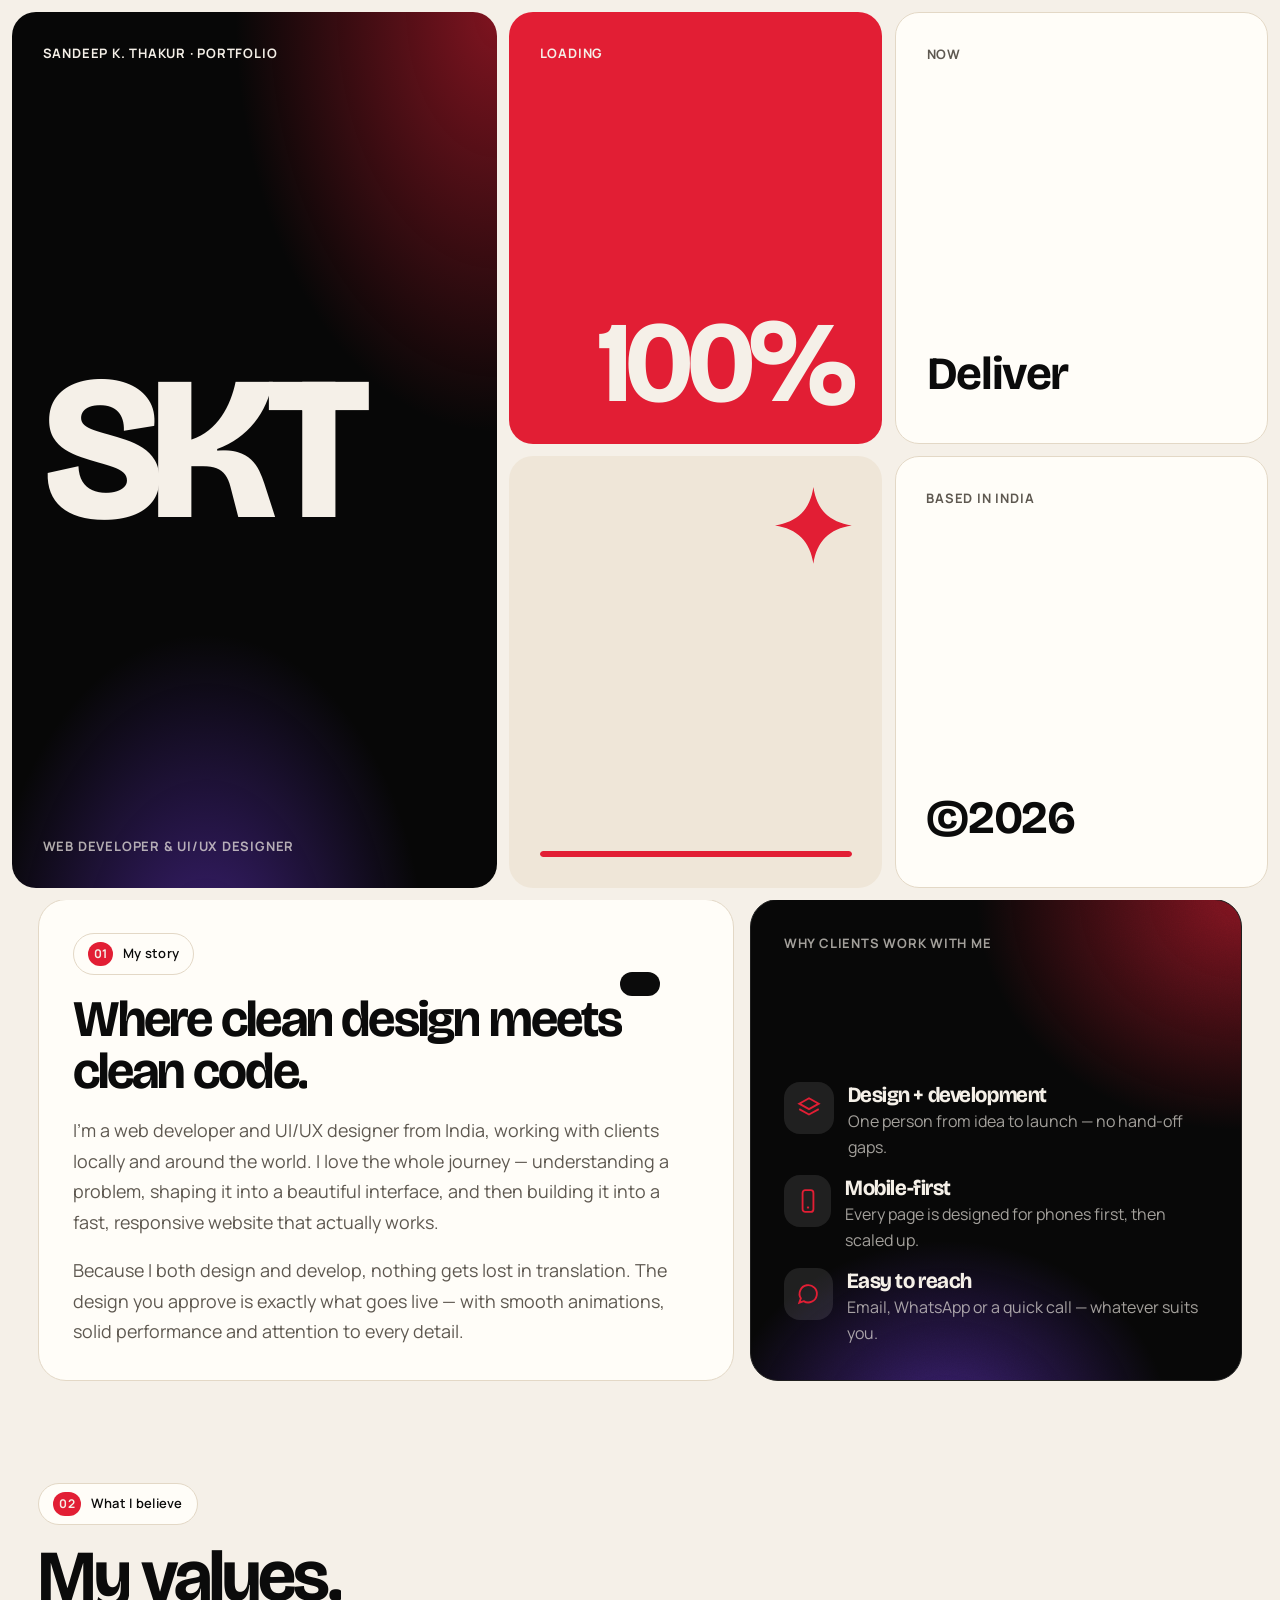
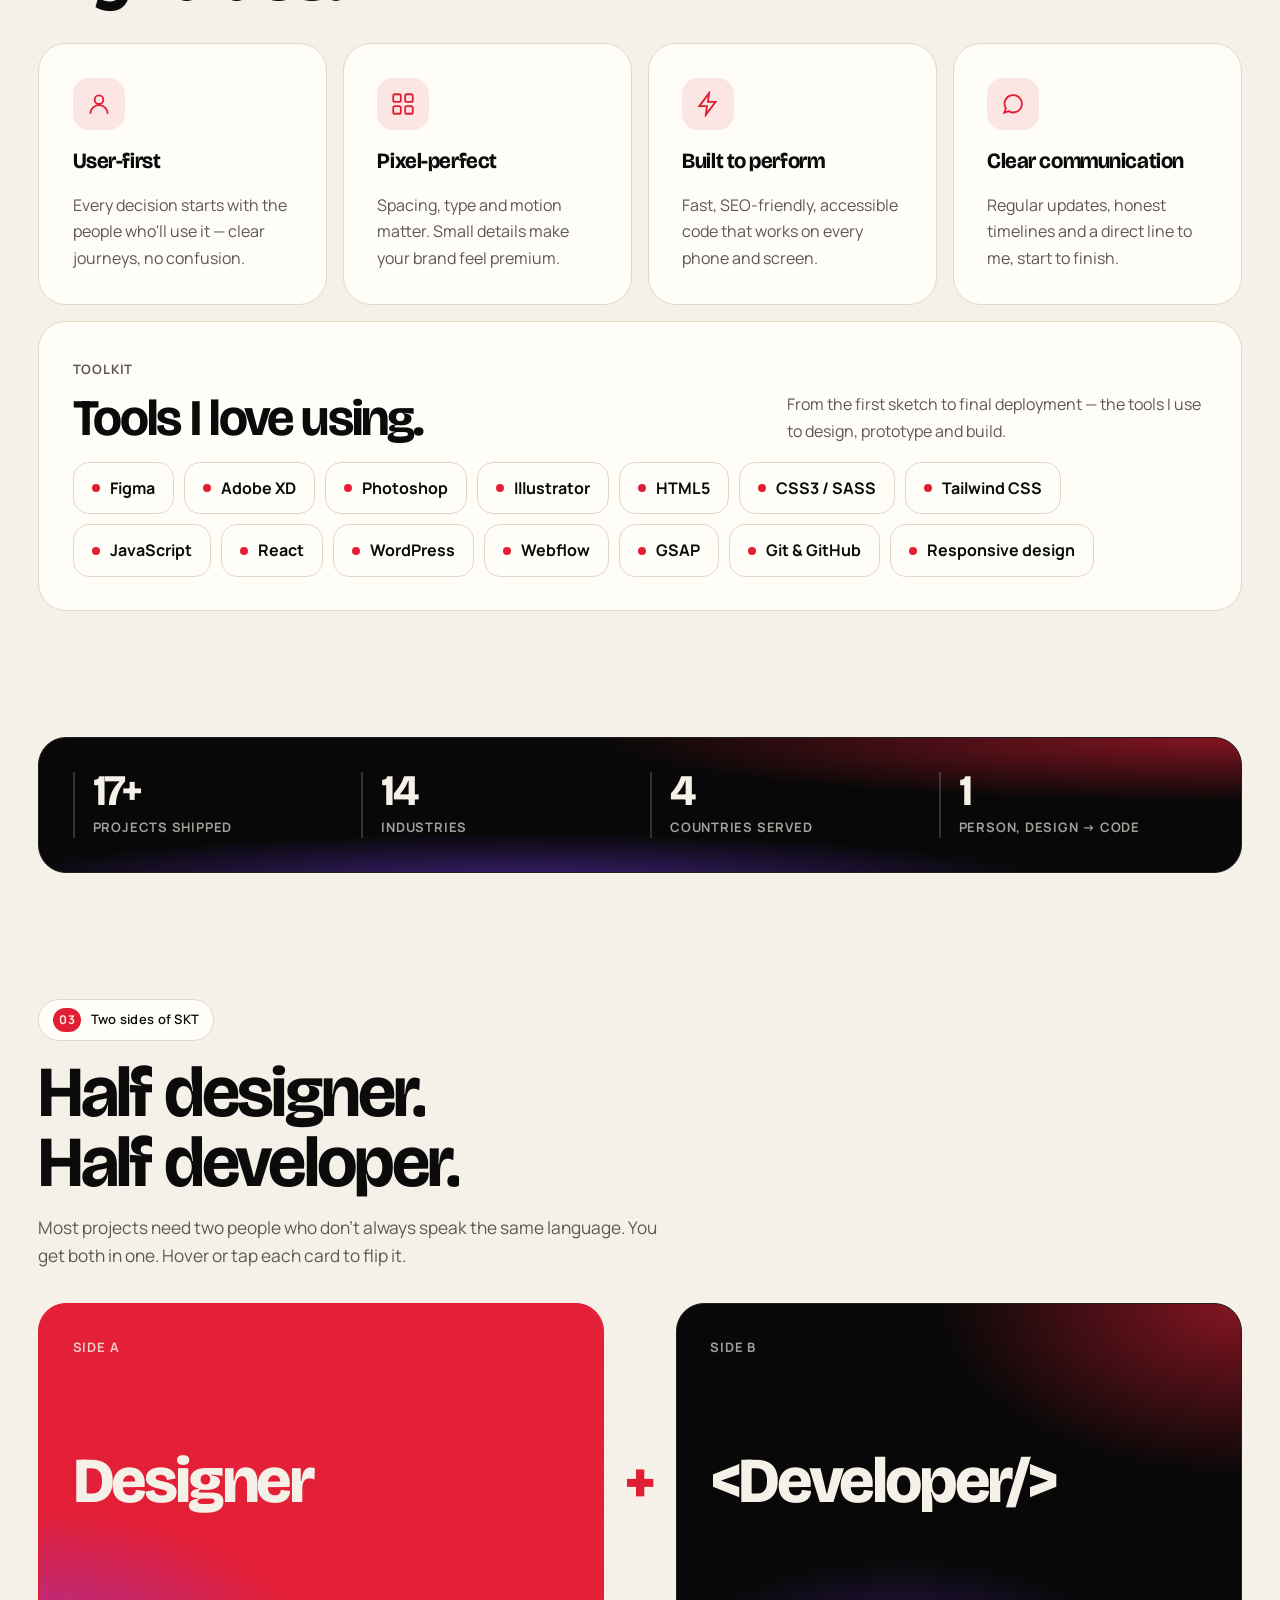
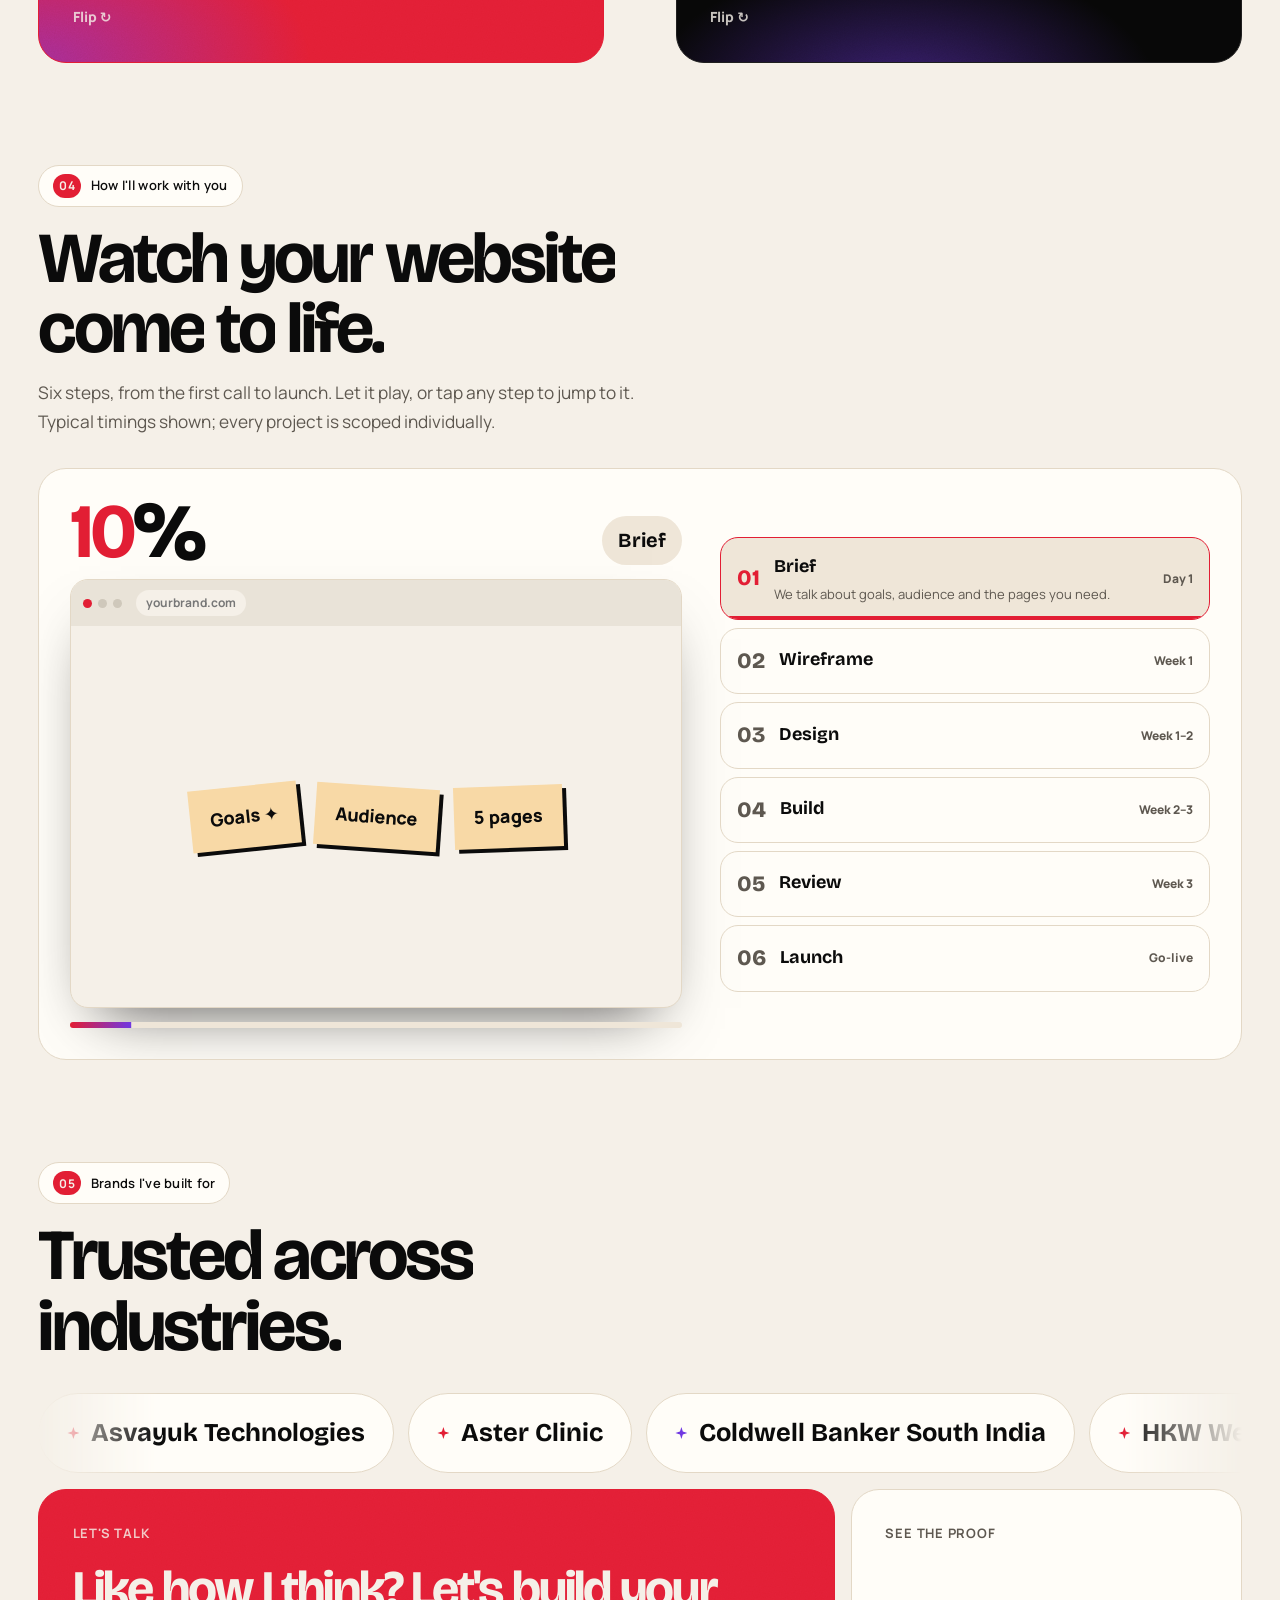
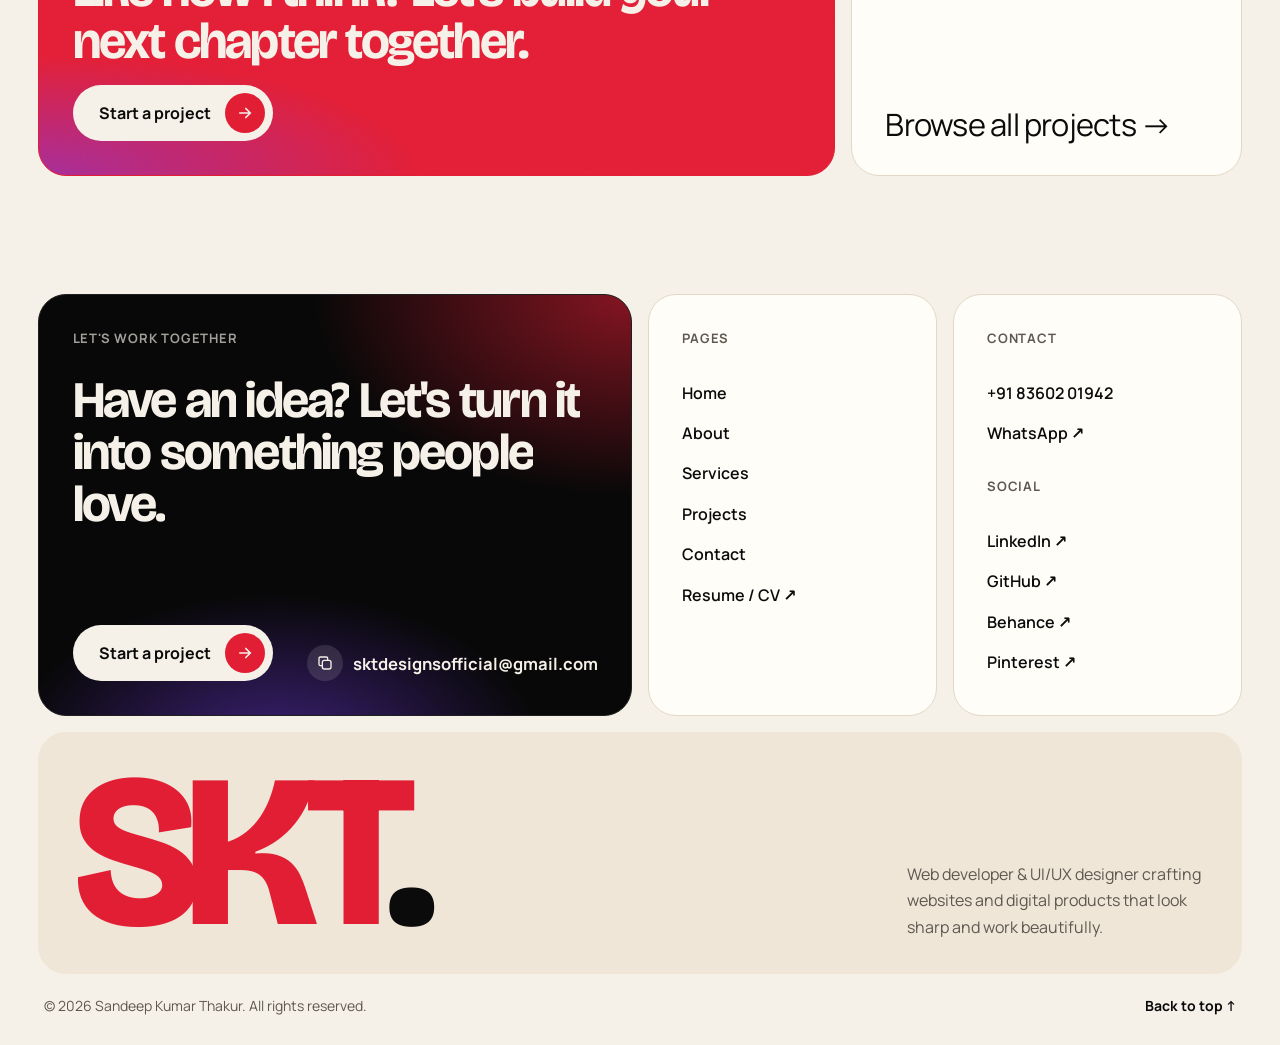
<file: about.html>
<!DOCTYPE html>
<html lang="en">
<head>
<meta charset="utf-8">
<meta name="viewport" content="width=device-width, initial-scale=1">
<title>About SKT | Sandeep K. Thakur, Designer &amp; Developer</title>
<meta name="description" content="Meet Sandeep Kumar Thakur (SKT): half designer, half developer. His story, values, process and the brands he has built websites for.">
<meta name="robots" content="index, follow, max-image-preview:large">
<link rel="canonical" href="https://sktdesign.netlify.app/about.html">
<meta property="og:site_name" content="SKT · Sandeep K. Thakur">
<meta property="og:locale" content="en_IN">
<meta property="og:type" content="website">
<meta property="og:url" content="https://sktdesign.netlify.app/about.html">
<meta property="og:title" content="About SKT | Sandeep K. Thakur, Designer &amp; Developer">
<meta property="og:description" content="Meet Sandeep Kumar Thakur (SKT): half designer, half developer. His story, values, process and the brands he has built websites for.">
<meta property="og:image" content="https://sktdesign.netlify.app/assets/img/og-image.jpg">
<meta property="og:image:width" content="1200">
<meta property="og:image:height" content="630">
<meta property="og:image:alt" content="SKT: Websites that bring difference. UI/UX design, web development, e-commerce.">
<meta name="twitter:card" content="summary_large_image">
<meta name="twitter:title" content="About SKT | Sandeep K. Thakur, Designer &amp; Developer">
<meta name="twitter:description" content="Meet Sandeep Kumar Thakur (SKT): half designer, half developer. His story, values, process and the brands he has built websites for.">
<meta name="twitter:image" content="https://sktdesign.netlify.app/assets/img/og-image.jpg">
<meta name="p:domain_verify" content="8b54e9e33bb730718672c3c1533eb19d"/>
<link rel="apple-touch-icon" href="assets/logo/apple-touch-icon.png">
<link rel="manifest" href="site.webmanifest">
<meta name="author" content="Sandeep Kumar Thakur">
<link rel="me" href="https://www.linkedin.com/in/sandeepkumarthakur1">
<link rel="me" href="https://github.com/SandeepKumarThakur1">
<link rel="me" href="https://www.behance.net/sktdesigns">
<link rel="me" href="https://in.pinterest.com/sktdesignsofficial/">
<meta name="theme-color" content="#0B0B0B">
<link rel="icon" href="data:image/svg+xml,%3Csvg viewBox=%220 0 64 64%22 xmlns=%22http://www.w3.org/2000/svg%22%3E%3Ccircle cx=%2232%22 cy=%2232%22 r=%2232%22 fill=%22%23E21E34%22/%3E%3Cpath d=%22M32 32H64A32 32 0 0 1 32 64Z%22 fill=%22%237038E2%22/%3E%3Cpath d=%22M13 13L51 51M51 13L13 51%22 stroke=%22%23F8D9A6%22 stroke-width=%221.6%22 stroke-linecap=%22round%22/%3E%3Cpath d=%22M32 14C33.2 26.5 37.5 30.8 50 32C37.5 33.2 33.2 37.5 32 50C30.8 37.5 26.5 33.2 14 32C26.5 30.8 30.8 26.5 32 14Z%22 fill=%22%23F5F0E8%22/%3E%3Ccircle cx=%2232%22 cy=%2232%22 r=%223%22 fill=%22%23E21E34%22/%3E%3C/svg%3E">
<script>(function(d){d.classList.add('js');try{if(!sessionStorage.getItem('skt-loaded'))d.classList.add('first-load');else if(sessionStorage.getItem('skt-trans'))d.classList.add('trans-in');}catch(e){}})(document.documentElement);</script>
<script>(function(d){try{var t=localStorage.getItem('skt-theme');if(!t&&matchMedia('(prefers-color-scheme: light)').matches)t='light';d.setAttribute('data-theme',t||'dark')}catch(e){d.setAttribute('data-theme','dark')}})(document.documentElement);</script>
<link rel="preconnect" href="https://fonts.googleapis.com">
<link rel="preconnect" href="https://fonts.gstatic.com" crossorigin>
<link rel="stylesheet" href="https://fonts.googleapis.com/css2?family=Bricolage+Grotesque:opsz,wght@12..96,500;12..96,600;12..96,700;12..96,800&family=Manrope:wght@400;500;600;700;800&display=swap">
<link rel="stylesheet" href="assets/css/style.css">
</head>
<body>
<a href="#main" class="skip">Skip to content</a>
<div class="progress" aria-hidden="true"></div>

<!-- ===== Loader (first visit) ===== -->
<div class="loader" aria-hidden="true">
  <div class="ld-grid">
    <div class="ld ld-1" style="--i:0;--o:2"><span class="ld-small">Sandeep K. Thakur · Portfolio</span><div class="ld-logo"><span>S</span><span>K</span><span>T</span></div><span class="ld-small" style="opacity:.7">Web Developer &amp; UI/UX Designer</span></div>
    <div class="ld ld-2" style="--i:1;--o:0"><span class="ld-small">Loading</span><div class="ld-count"><span class="ld-n">0</span>%</div></div>
    <div class="ld ld-3" style="--i:2;--o:3"><span class="ld-small" style="color:var(--muted)">Now</span><div class="ld-word">Design</div></div>
    <div class="ld ld-4" style="--i:3;--o:1"><span class="ld-star"><svg viewBox="0 0 24 24" fill="currentColor" aria-hidden="true"><path d="M12 0C13 7 17 11 24 12C17 13 13 17 12 24C11 17 7 13 0 12C7 11 11 7 12 0Z"/></svg></span><div class="ld-bar"><i></i></div></div>
    <div class="ld ld-5" style="--i:4;--o:4"><span class="ld-small" style="color:var(--muted)">Based in India</span><div class="ld-word">©<span data-year></span></div></div>
  </div>
</div>

<div class="page-trans" aria-hidden="true"><span class="pt-label">SKT</span></div>
<div class="cursor" aria-hidden="true"><span class="cursor-label">View</span></div>
<div class="toast" role="status" aria-live="polite"></div>

<header class="site-header">
  <div class="nav-pill">
    <a class="logo" href="index.html" data-label="Home" aria-label="Sandeep K. Thakur — home"><span class="logo-mark"><svg class="lm" viewBox="0 0 64 64" aria-hidden="true"><circle class="lm-disc" cx="32" cy="32" r="32" fill="#E21E34"/><path class="lm-q" d="M32 32H64A32 32 0 0 1 32 64Z" fill="#7038E2"/><path class="lm-x" d="M13 13L51 51M51 13L13 51" stroke="#F8D9A6" stroke-width="1.6" stroke-linecap="round"/><path class="lm-star" d="M32 14C33.2 26.5 37.5 30.8 50 32C37.5 33.2 33.2 37.5 32 50C30.8 37.5 26.5 33.2 14 32C26.5 30.8 30.8 26.5 32 14Z" fill="#F5F0E8"/><circle class="lm-dot" cx="32" cy="32" r="3" fill="#E21E34"/></svg></span><span class="wm">Sandeep K. Thakur<b>.</b></span></a>
    <nav class="nav" aria-label="Main"><a href="index.html"><span data-scramble>Home</span></a><a href="about.html"><span data-scramble>About</span></a><a href="services.html"><span data-scramble>Services</span></a><a href="projects.html"><span data-scramble>Projects</span></a><a href="contact.html"><span data-scramble>Contact</span></a></nav>
    <div class="nav-actions">
    <button class="theme-btn" type="button" aria-label="Switch to light mode" aria-pressed="false"><span class="knob"><svg viewBox="0 0 32 32" aria-hidden="true"><defs><mask id="moonm"><rect width="32" height="32" fill="#fff"/><circle class="bite" cx="22" cy="10" r="9" fill="#000"/></mask></defs><g class="rays" stroke="#E21E34" stroke-width="2.4" stroke-linecap="round"><path d="M16 1v4M16 27v4M1 16h4M27 16h4M5.4 5.4l2.8 2.8M23.8 23.8l2.8 2.8M5.4 26.6l2.8-2.8M23.8 8.2l2.8-2.8"/></g><circle class="orb" cx="16" cy="16" r="8.5" mask="url(#moonm)"/><path class="tstar" d="M25 22c.3 2 1 2.7 3 3-2 .3-2.7 1-3 3-.3-2-1-2.7-3-3 2-.3 2.7-1 3-3z"/></svg></span></button>
    <a href="assets/cv/resume.pdf" class="nav-cv magnetic" data-cv target="_blank" rel="noopener" data-label="Resume" aria-label="Open my resume / CV (opens in a new tab)"><span class="cv-full">Resume</span><span class="cv-short">CV</span><span class="cv-ic"><svg viewBox="0 0 24 24" fill="none" stroke="currentColor" stroke-width="2.2" stroke-linecap="round" aria-hidden="true"><path d="M7 17L17 7M8 7h9v9"/></svg></span></a>
    <a href="contact.html" class="btn magnetic btn--sm nav-cta" data-label="Contact" >Let's talk<span class="ic"><svg viewBox="0 0 24 24" fill="none" stroke="currentColor" stroke-width="2.2" stroke-linecap="round" aria-hidden="true"><path d="M5 12h14M13 6l6 6-6 6"/></svg></span></a>
    <button class="menu-btn" type="button" aria-expanded="false" aria-controls="mobile-menu"><span class="mb-txt">Menu</span><span class="bars" aria-hidden="true"><i></i><i></i></span></button>
    </div>
  </div>
</header>
<nav class="mobile-menu" id="mobile-menu" aria-label="Mobile">
    <a class="mm-tile" href="index.html" style="--i:0"><small>01. </small><strong>Home</strong></a>
    <a class="mm-tile" href="about.html" style="--i:1"><small>02. </small><strong>About</strong></a>
    <a class="mm-tile" href="services.html" style="--i:2"><small>03. </small><strong>Services</strong></a>
    <a class="mm-tile" href="projects.html" style="--i:3"><small>04. </small><strong>Projects</strong></a>
    <a class="mm-tile" href="contact.html" style="--i:4"><small>05. </small><strong>Contact</strong></a>
    <a class="mm-tile mm-cv" href="assets/cv/resume.pdf" data-cv target="_blank" rel="noopener" style="--i:5"><small>06 · New tab ↗</small><strong>Resume</strong></a>
    <div class="mm-tile wide" style="--i:6"><small>Say hello</small><a href="mailto:sktdesignsofficial@gmail.com">sktdesignsofficial@gmail.com</a><a href="tel:+918360201942">+91 83602 01942</a><span style="display:flex;gap:16px;flex-wrap:wrap"><a href="https://www.linkedin.com/in/sandeepkumarthakur1" target="_blank" rel="noopener">LinkedIn ↗</a><a href="https://github.com/SandeepKumarThakur1" target="_blank" rel="noopener">GitHub ↗</a><a href="https://www.behance.net/sktdesigns" target="_blank" rel="noopener">Behance ↗</a><a href="https://in.pinterest.com/sktdesignsofficial/" target="_blank" rel="noopener">Pinterest ↗</a></span></div>
</nav>
<main id="main"><span id="top"></span>

<section class="page-hero">
  <div class="container">
    <div class="bento">
      <div class="tile tile-main c-8 pop" data-hero style="--i:0">
        <div class="crumbs"><a href="index.html">Home</a><span>/</span><span>About</span></div>
        <h1 class="t-xl" data-rv data-hero>Designer by eye.<br>Developer by <span class="hl-box">heart.</span></h1>
        <p class="lead">I'm Sandeep Kumar Thakur — known as SKT. I help businesses and startups launch websites and digital products people love to use.</p>
      </div>
      <div class="tile portrait c-4 pop" style="--i:1" data-hero>
        <picture><source srcset="assets/img/about-collage.webp" type="image/webp"><img src="assets/img/about-collage.jpg" alt="Collage portrait of Sandeep Kumar Thakur, designer and developer" width="1000" height="1250"></picture>
        <div class="p-tag"><span>Sandeep K. Thakur</span><span style="display:flex;align-items:center;gap:8px"><span class="dot dot--live" style="background:#C9B8FF"></span>Open to work</span></div>
      </div>
      <div class="tile tile--dark c-3 pop" data-hero style="--i:2"><span class="tile-label">Role</span><p class="t-sm" style="margin-top:auto">Web Developer + UI/UX Designer</p></div>
      <div class="tile c-3 pop" data-hero style="--i:3"><span class="tile-label">Based in</span><p class="t-sm" style="margin-top:auto">India · <span class="clock">--:--</span> IST</p></div>
      <div class="tile tile--blue c-3 pop" data-hero style="--i:4"><span class="tile-label">Status</span><p class="t-sm" style="margin-top:auto">Available for freelance projects</p></div>
      <div class="tile tile--soft c-3 pop" data-hero style="--i:5"><span class="tile-label">Works with</span><p class="t-sm" style="margin-top:auto">Startups, brands &amp; businesses worldwide</p></div>
    </div>
  </div>
</section>

<section class="section">
  <div class="container">
    <div class="bento">
      <div class="tile c-7 pop" style="--i:0">
        <span class="eyebrow" style="align-self:flex-start"><b>01</b>My story</span>
        <h2 class="t-lg" data-rv>Where clean design meets clean code.</h2>
        <p class="pd-text muted">I'm a web developer and UI/UX designer from India, working with clients locally and around the world. I love the whole journey — understanding a problem, shaping it into a beautiful interface, and then building it into a fast, responsive website that actually works.</p>
        <p class="pd-text muted">Because I both design and develop, nothing gets lost in translation. The design you approve is exactly what goes live — with smooth animations, solid performance and attention to every detail.</p>
      </div>
      <div class="tile tile--dark c-5 pop" style="--i:1">
        <span class="tile-label">Why clients work with me</span>
        <div style="display:flex;flex-direction:column;gap:14px;margin-top:auto">
          <div style="display:flex;gap:14px;align-items:flex-start"><span class="icon-ball"><svg viewBox="0 0 24 24" aria-hidden="true"><path d="M12 3l9 5-9 5-9-5 9-5z"/><path d="M3 13l9 5 9-5"/></svg></span><div><h3 class="t-sm">Design + development</h3><p class="muted">One person from idea to launch — no hand-off gaps.</p></div></div>
          <div style="display:flex;gap:14px;align-items:flex-start"><span class="icon-ball"><svg viewBox="0 0 24 24" aria-hidden="true"><rect x="7" y="2" width="10" height="20" rx="2.5"/><path d="M11 18h2"/></svg></span><div><h3 class="t-sm">Mobile-first</h3><p class="muted">Every page is designed for phones first, then scaled up.</p></div></div>
          <div style="display:flex;gap:14px;align-items:flex-start"><span class="icon-ball"><svg viewBox="0 0 24 24" aria-hidden="true"><path d="M4 20l1.4-4A8 8 0 1 1 8 18.6L4 20z"/></svg></span><div><h3 class="t-sm">Easy to reach</h3><p class="muted">Email, WhatsApp or a quick call — whatever suits you.</p></div></div>
        </div>
      </div>
    </div>
  </div>
</section>

<section class="section" style="padding-top:0">
  <div class="container">
    <div style="display:flex;flex-direction:column;gap:16px;margin-bottom:32px"><span class="eyebrow fade" style="align-self:flex-start"><b>02</b>What I believe</span><h2 class="t-xl" data-rv>My values.</h2></div>
    <div class="bento">
      <div class="tile c-3 pop" style="--i:0"><span class="icon-ball"><svg viewBox="0 0 24 24" aria-hidden="true"><circle cx="12" cy="8" r="4"/><path d="M4 21a8 8 0 0 1 16 0"/></svg></span><h3 class="t-sm">User-first</h3><p class="muted">Every decision starts with the people who'll use it — clear journeys, no confusion.</p></div>
      <div class="tile c-3 pop" style="--i:1"><span class="icon-ball"><svg viewBox="0 0 24 24" aria-hidden="true"><rect x="3" y="3" width="7" height="7" rx="1.5"/><rect x="14" y="3" width="7" height="7" rx="1.5"/><rect x="3" y="14" width="7" height="7" rx="1.5"/><rect x="14" y="14" width="7" height="7" rx="1.5"/></svg></span><h3 class="t-sm">Pixel-perfect</h3><p class="muted">Spacing, type and motion matter. Small details make your brand feel premium.</p></div>
      <div class="tile c-3 pop" style="--i:2"><span class="icon-ball"><svg viewBox="0 0 24 24" aria-hidden="true"><path d="M13 2L4 14h7l-1 8 9-12h-7l1-8z"/></svg></span><h3 class="t-sm">Built to perform</h3><p class="muted">Fast, SEO-friendly, accessible code that works on every phone and screen.</p></div>
      <div class="tile c-3 pop" style="--i:3"><span class="icon-ball"><svg viewBox="0 0 24 24" aria-hidden="true"><path d="M4 20l1.4-4A8 8 0 1 1 8 18.6L4 20z"/></svg></span><h3 class="t-sm">Clear communication</h3><p class="muted">Regular updates, honest timelines and a direct line to me, start to finish.</p></div>
      <div class="tile c-12 pop" style="--i:0">
        <div style="display:flex;flex-wrap:wrap;justify-content:space-between;align-items:flex-end;gap:16px"><div><span class="tile-label">Toolkit</span><h3 class="t-lg" style="margin-top:10px">Tools I love using.</h3></div><p class="muted" style="max-width:420px">From the first sketch to final deployment — the tools I use to design, prototype and build.</p></div>
        <div class="tools"><span class="tool"><i></i>Figma</span><span class="tool"><i></i>Adobe XD</span><span class="tool"><i></i>Photoshop</span><span class="tool"><i></i>Illustrator</span><span class="tool"><i></i>HTML5</span><span class="tool"><i></i>CSS3 / SASS</span><span class="tool"><i></i>Tailwind CSS</span><span class="tool"><i></i>JavaScript</span><span class="tool"><i></i>React</span><span class="tool"><i></i>WordPress</span><span class="tool"><i></i>Webflow</span><span class="tool"><i></i>GSAP</span><span class="tool"><i></i>Git &amp; GitHub</span><span class="tool"><i></i>Responsive design</span></div>
      </div>
    </div>
  </div>
</section>
<section class="section-tight">
  <div class="container">
    <div class="bento">
      <div class="tile tile--dark c-12 pop facts" style="--i:0">
        <div><span class="big-num"><span data-count="projects">0</span>+</span><span class="tile-label">Projects shipped</span></div>
        <div><span class="big-num" data-count="industries">0</span><span class="tile-label">Industries</span></div>
        <div><span class="big-num" data-count="countries">0</span><span class="tile-label">Countries served</span></div>
        <div><span class="big-num">1</span><span class="tile-label">Person, design → code</span></div>
      </div>
    </div>
  </div>
</section>

<section class="section">
  <div class="container">
    <div class="sec-head"><span class="eyebrow fade" style="align-self:flex-start"><b>03</b>Two sides of SKT</span><h2 class="t-xl" data-rv>Half designer.<br>Half developer.</h2><p class="lead fade">Most projects need two people who don't always speak the same language. You get both in one. Hover or tap each card to flip it.</p></div>
    <div class="sides">
      <button class="side pop" type="button" aria-label="Designer side, tap to flip"><span class="side-in">
        <span class="side-f side-front tile tile--blue"><span class="tile-label">Side A</span><b class="side-big">Designer</b><span class="side-hint">Flip ↻</span></span>
        <span class="side-f side-back tile"><span class="tile-label">The designer in me</span><span class="side-list"><span>Starts with your users &amp; goals</span><span>Thinks in journeys, not pages</span><span>Obsesses over type &amp; spacing</span><span>Builds design systems in Figma</span></span></span>
      </span></button>
      <span class="side-plus" aria-hidden="true">+</span>
      <button class="side pop" type="button" aria-label="Developer side, tap to flip" style="--i:1"><span class="side-in">
        <span class="side-f side-front tile tile--dark"><span class="tile-label">Side B</span><b class="side-big">&lt;Developer/&gt;</b><span class="side-hint">Flip ↻</span></span>
        <span class="side-f side-back tile"><span class="tile-label">The developer in me</span><span class="side-list"><span>Writes clean, lean code</span><span>Builds mobile-first &amp; responsive</span><span>Cares about speed &amp; SEO</span><span>Brings designs alive with motion</span></span></span>
      </span></button>
    </div>
  </div>
</section>

<section class="section" style="padding-top:0">
  <div class="container">
    <div class="sec-head"><span class="eyebrow fade" style="align-self:flex-start"><b>04</b>How I'll work with you</span><h2 class="t-xl" data-rv>Watch your website<br>come to life.</h2><p class="lead fade">Six steps, from the first call to launch. Let it play, or tap any step to jump to it. Typical timings shown; every project is scoped individually.</p></div>
    <div class="bw tile pop" data-bw data-step="0">
      <div class="bw-stage" aria-hidden="true">
        <div class="bw-top"><span class="bw-pct"><b>10</b>%</span><span class="bw-label">Brief</span></div>
        <div class="bw-browser">
          <div class="bw-bar"><i></i><i></i><i></i><em>yourbrand.com</em><span class="bw-live">● Live</span></div>
          <div class="bw-page">
            <div class="bw-nav"><span class="bw-logo"></span><i></i><i></i><i></i><u></u></div>
            <div class="bw-hero"><div class="bw-txt"><i></i><i></i><i></i><u></u></div><div class="bw-art"><span></span></div></div>
            <div class="bw-cards"><i></i><i></i><i></i></div>
            <div class="bw-notes"><span style="--r:-6deg">Goals ✦</span><span style="--r:4deg">Audience</span><span style="--r:-2deg">5 pages</span></div>
            <div class="bw-code"><p><em>&lt;section</em> class="hero"<em>&gt;</em></p><p>&nbsp;&nbsp;<em>&lt;h1&gt;</em>Your brand<em>&lt;/h1&gt;</em></p><p>&nbsp;&nbsp;<em>&lt;Button</em> cta <em>/&gt;</em></p><p><em>&lt;/section&gt;</em><i></i></p></div>
            <div class="bw-pins"><span class="p1">Make logo bigger?</span><span class="p2">✓ Approved</span></div>
            <div class="bw-burst"><i></i><i></i><i></i><i></i><i></i><i></i></div>
          </div>
        </div>
        <div class="bw-prog"><b></b></div>
      </div>
      <ol class="bw-steps"><li><button type="button" class="bw-step" data-i="0"><span class="bw-n">01</span><span class="bw-tx"><b>Brief</b><small>We talk about goals, audience and the pages you need.</small></span><em>Day 1</em><i class="bw-fill"></i></button></li><li><button type="button" class="bw-step" data-i="1"><span class="bw-n">02</span><span class="bw-tx"><b>Wireframe</b><small>Page structure is sketched so we agree on flow first.</small></span><em>Week 1</em><i class="bw-fill"></i></button></li><li><button type="button" class="bw-step" data-i="2"><span class="bw-n">03</span><span class="bw-tx"><b>Design</b><small>Colour, type and imagery turn it into your brand.</small></span><em>Week 1–2</em><i class="bw-fill"></i></button></li><li><button type="button" class="bw-step" data-i="3"><span class="bw-n">04</span><span class="bw-tx"><b>Build</b><small>Approved screens become fast, responsive code.</small></span><em>Week 2–3</em><i class="bw-fill"></i></button></li><li><button type="button" class="bw-step" data-i="4"><span class="bw-n">05</span><span class="bw-tx"><b>Review</b><small>You click through a live staging link and give feedback.</small></span><em>Week 3</em><i class="bw-fill"></i></button></li><li><button type="button" class="bw-step" data-i="5"><span class="bw-n">06</span><span class="bw-tx"><b>Launch</b><small>Tested, tracked and live, with support after.</small></span><em>Go-live</em><i class="bw-fill"></i></button></li></ol>
    </div>
  </div>
</section>

<section class="section" style="padding-top:0">
  <div class="container">
    <div class="sec-head"><span class="eyebrow fade" style="align-self:flex-start"><b>05</b>Brands I've built for</span><h2 class="t-xl" data-rv>Trusted across<br>industries.</h2></div>
    <div class="brand-marquee" data-brands aria-label="Clients"></div>
    <div class="bento" style="margin-top:var(--gap)">
      <div class="tile tile--blue c-8 pop" style="--i:0;justify-content:space-between;min-height:260px"><span class="tile-label">Let's talk</span><h2 class="t-lg">Like how I think? Let's build your next chapter together.</h2><div><a href="contact.html" class="btn btn--light magnetic" data-label="Contact">Start a project<span class="ic"><svg viewBox="0 0 24 24" fill="none" stroke="currentColor" stroke-width="2.2" stroke-linecap="round" aria-hidden="true"><path d="M5 12h14M13 6l6 6-6 6"/></svg></span></a></div></div>
      <a class="tile c-4 pop c-tile" href="projects.html" style="--i:1;justify-content:space-between"><span class="tile-label">See the proof</span><span class="t-md">Browse all projects →</span></a>
    </div>
  </div>
</section>
</main>

<footer class="footer">
  <div class="container">
    <div class="bento">
      <div class="tile tile--dark c-6 pop" style="--i:0">
        <span class="tile-label">Let's work together</span>
        <h2 class="t-lg" data-rv>Have an idea? Let's turn it into something people love.</h2>
        <div class="tile-foot">
          <a href="contact.html" class="btn magnetic btn--light" data-label="Contact" >Start a project<span class="ic"><svg viewBox="0 0 24 24" fill="none" stroke="currentColor" stroke-width="2.2" stroke-linecap="round" aria-hidden="true"><path d="M5 12h14M13 6l6 6-6 6"/></svg></span></a>
          <button type="button" class="copy-btn" data-copy="sktdesignsofficial@gmail.com"><span class="ic"><svg viewBox="0 0 24 24" fill="none" stroke="currentColor" stroke-width="2" aria-hidden="true"><rect x="8" y="8" width="13" height="13" rx="3"/><path d="M16 8V5a2 2 0 0 0-2-2H5a2 2 0 0 0-2 2v9a2 2 0 0 0 2 2h3"/></svg></span>sktdesignsofficial@gmail.com</button>
        </div>
      </div>
      <div class="tile c-3 pop" style="--i:1">
        <span class="tile-label">Pages</span>
        <ul class="f-links"><li><a href="index.html">Home</a></li><li><a href="about.html">About</a></li><li><a href="services.html">Services</a></li><li><a href="projects.html">Projects</a></li><li><a href="contact.html">Contact</a></li><li><a href="assets/cv/resume.pdf" data-cv target="_blank" rel="noopener">Resume / CV ↗</a></li></ul>
      </div>
      <div class="tile c-3 pop" style="--i:2">
        <span class="tile-label">Contact</span>
        <ul class="f-links">
          <li><a href="tel:+918360201942">+91 83602 01942</a></li>
          <li><a href="https://wa.me/918360201942" target="_blank" rel="noopener">WhatsApp ↗</a></li>
        </ul>
        <span class="tile-label">Social</span>
        <ul class="f-links">
          <li><a href="https://www.linkedin.com/in/sandeepkumarthakur1" target="_blank" rel="noopener">LinkedIn ↗</a></li>
          <li><a href="https://github.com/SandeepKumarThakur1" target="_blank" rel="noopener">GitHub ↗</a></li>
          <li><a href="https://www.behance.net/sktdesigns" target="_blank" rel="noopener">Behance ↗</a></li>
          <li><a href="https://in.pinterest.com/sktdesignsofficial/" target="_blank" rel="noopener">Pinterest ↗</a></li>
        </ul>
      </div>
      <div class="tile tile--soft c-12 pop" style="--i:0;flex-direction:row;flex-wrap:wrap;align-items:flex-end;justify-content:space-between">
        <div class="f-big" aria-hidden="true">SKT<span style="color:var(--ink)">.</span></div>
        <p class="muted" style="max-width:300px">Web developer &amp; UI/UX designer crafting websites and digital products that look sharp and work beautifully.</p>
      </div>
    </div>
    <div class="f-bottom">
      <span>© <span data-year></span> Sandeep Kumar Thakur. All rights reserved.</span>
      <a href="#top" class="to-top">Back to top ↑</a>
    </div>
  </div>
</footer>
<script src="assets/js/projects.js"></script>
<script src="assets/js/main.js"></script>
<script src="assets/js/theme.js"></script>
</body>
</html>
</file>
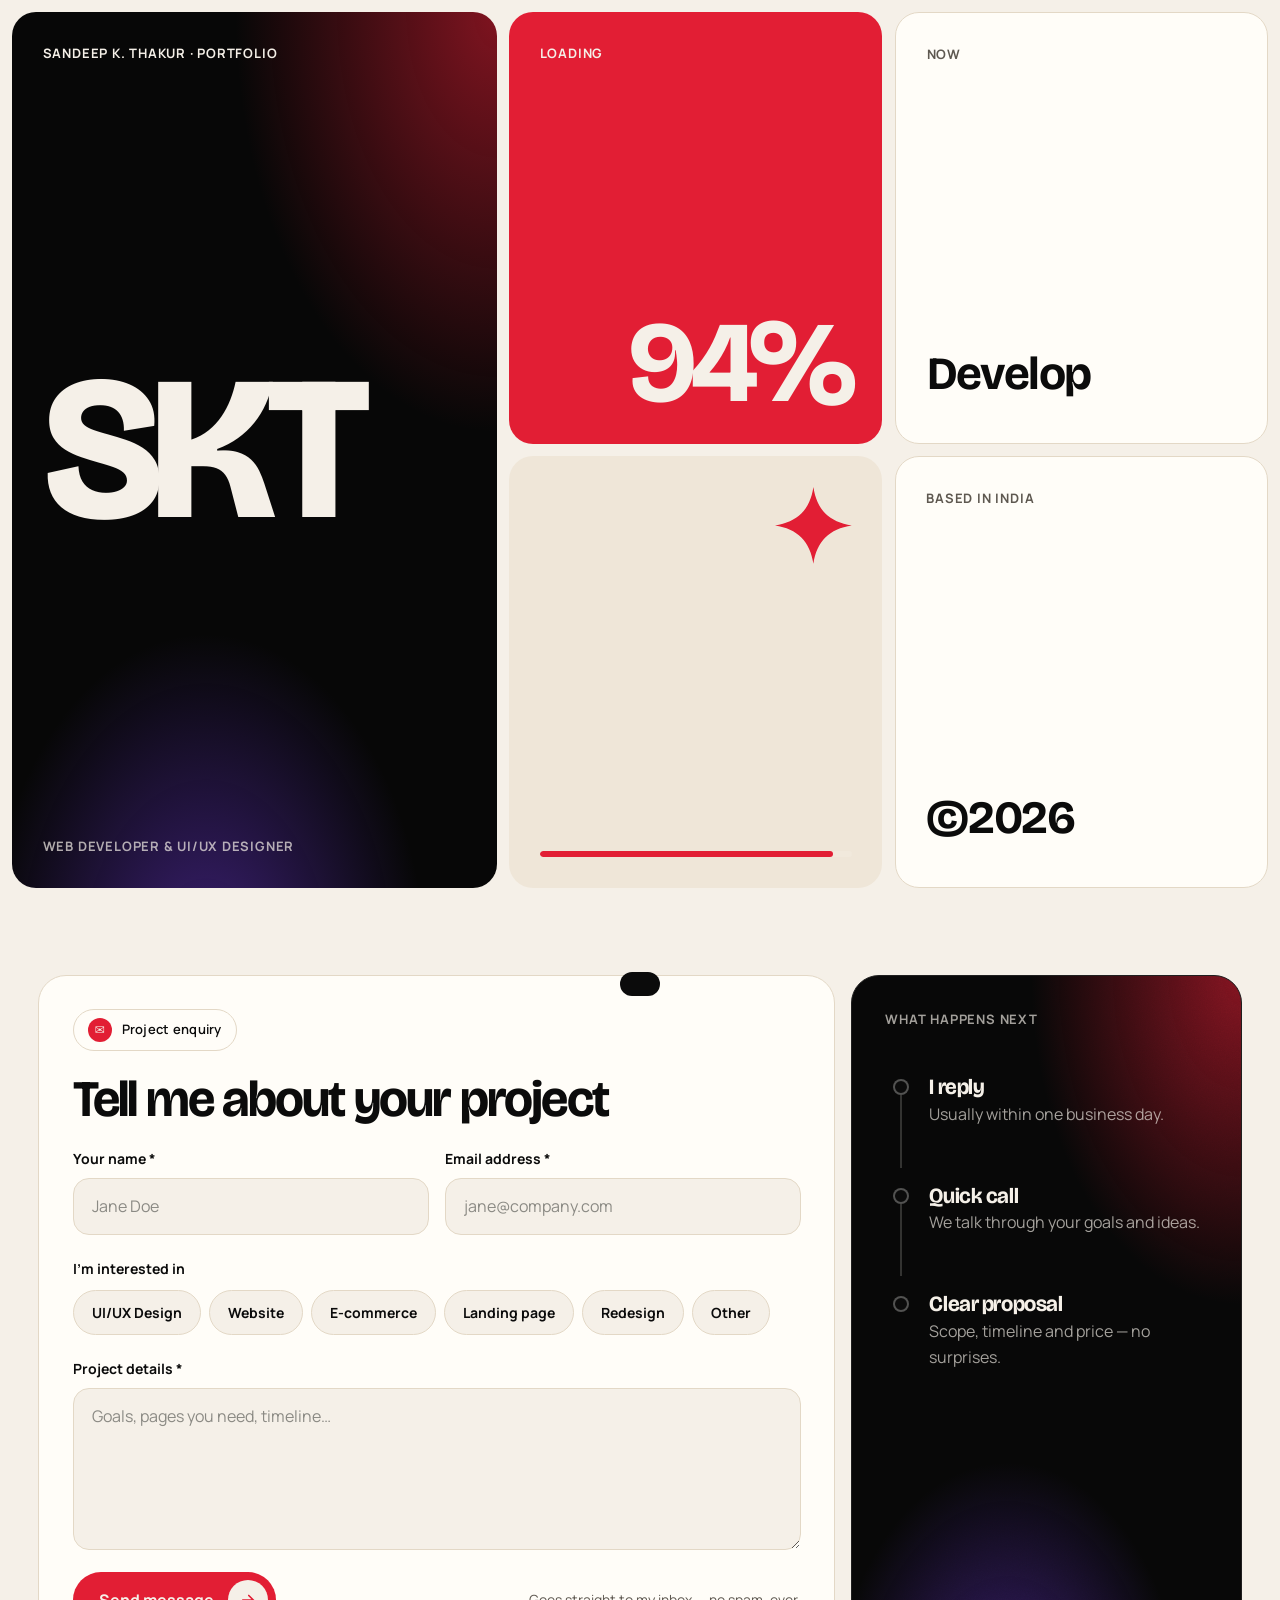
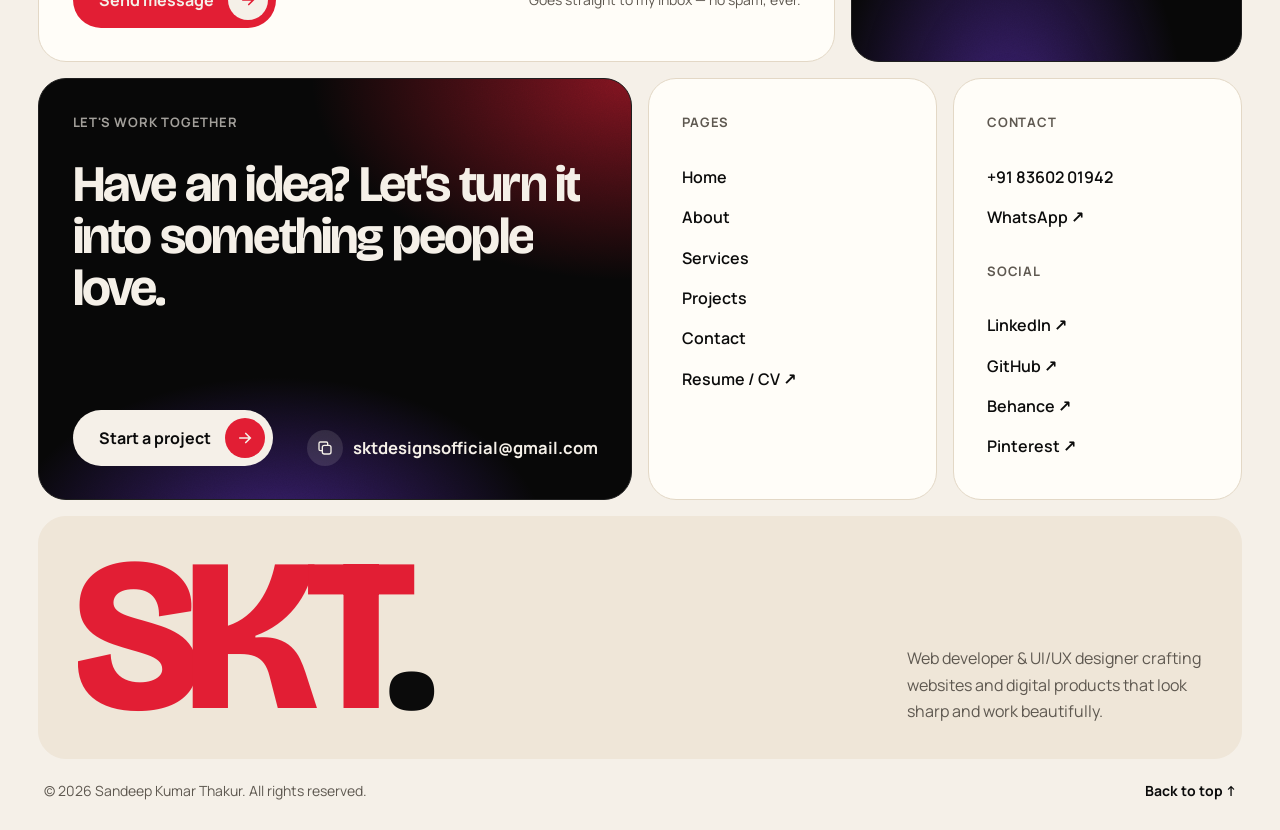
<file: contact.html>
<!DOCTYPE html>
<html lang="en">
<head>
<meta charset="utf-8">
<meta name="viewport" content="width=device-width, initial-scale=1">
<title>Contact SKT | Start Your Website Project</title>
<meta name="description" content="Tell Sandeep K. Thakur about your website or UI/UX project. Replies within one business day by email, WhatsApp or phone.">
<meta name="robots" content="index, follow, max-image-preview:large">
<link rel="canonical" href="https://sktdesign.netlify.app/contact.html">
<meta property="og:site_name" content="SKT · Sandeep K. Thakur">
<meta property="og:locale" content="en_IN">
<meta property="og:type" content="website">
<meta property="og:url" content="https://sktdesign.netlify.app/contact.html">
<meta property="og:title" content="Contact SKT | Start Your Website Project">
<meta property="og:description" content="Tell Sandeep K. Thakur about your website or UI/UX project. Replies within one business day by email, WhatsApp or phone.">
<meta property="og:image" content="https://sktdesign.netlify.app/assets/img/og-image.jpg">
<meta property="og:image:width" content="1200">
<meta property="og:image:height" content="630">
<meta property="og:image:alt" content="SKT: Websites that bring difference. UI/UX design, web development, e-commerce.">
<meta name="twitter:card" content="summary_large_image">
<meta name="twitter:title" content="Contact SKT | Start Your Website Project">
<meta name="twitter:description" content="Tell Sandeep K. Thakur about your website or UI/UX project. Replies within one business day by email, WhatsApp or phone.">
<meta name="twitter:image" content="https://sktdesign.netlify.app/assets/img/og-image.jpg">
<meta name="p:domain_verify" content="8b54e9e33bb730718672c3c1533eb19d"/>
<link rel="apple-touch-icon" href="assets/logo/apple-touch-icon.png">
<link rel="manifest" href="site.webmanifest">
<meta name="author" content="Sandeep Kumar Thakur">
<link rel="me" href="https://www.linkedin.com/in/sandeepkumarthakur1">
<link rel="me" href="https://github.com/SandeepKumarThakur1">
<link rel="me" href="https://www.behance.net/sktdesigns">
<link rel="me" href="https://in.pinterest.com/sktdesignsofficial/">
<meta name="theme-color" content="#0B0B0B">
<link rel="icon" href="data:image/svg+xml,%3Csvg viewBox=%220 0 64 64%22 xmlns=%22http://www.w3.org/2000/svg%22%3E%3Ccircle cx=%2232%22 cy=%2232%22 r=%2232%22 fill=%22%23E21E34%22/%3E%3Cpath d=%22M32 32H64A32 32 0 0 1 32 64Z%22 fill=%22%237038E2%22/%3E%3Cpath d=%22M13 13L51 51M51 13L13 51%22 stroke=%22%23F8D9A6%22 stroke-width=%221.6%22 stroke-linecap=%22round%22/%3E%3Cpath d=%22M32 14C33.2 26.5 37.5 30.8 50 32C37.5 33.2 33.2 37.5 32 50C30.8 37.5 26.5 33.2 14 32C26.5 30.8 30.8 26.5 32 14Z%22 fill=%22%23F5F0E8%22/%3E%3Ccircle cx=%2232%22 cy=%2232%22 r=%223%22 fill=%22%23E21E34%22/%3E%3C/svg%3E">
<script>(function(d){d.classList.add('js');try{if(!sessionStorage.getItem('skt-loaded'))d.classList.add('first-load');else if(sessionStorage.getItem('skt-trans'))d.classList.add('trans-in');}catch(e){}})(document.documentElement);</script>
<script>(function(d){try{var t=localStorage.getItem('skt-theme');if(!t&&matchMedia('(prefers-color-scheme: light)').matches)t='light';d.setAttribute('data-theme',t||'dark')}catch(e){d.setAttribute('data-theme','dark')}})(document.documentElement);</script>
<link rel="preconnect" href="https://fonts.googleapis.com">
<link rel="preconnect" href="https://fonts.gstatic.com" crossorigin>
<link rel="stylesheet" href="https://fonts.googleapis.com/css2?family=Bricolage+Grotesque:opsz,wght@12..96,500;12..96,600;12..96,700;12..96,800&family=Manrope:wght@400;500;600;700;800&display=swap">
<link rel="stylesheet" href="assets/css/style.css">
</head>
<body>
<a href="#main" class="skip">Skip to content</a>
<div class="progress" aria-hidden="true"></div>

<!-- ===== Loader (first visit) ===== -->
<div class="loader" aria-hidden="true">
  <div class="ld-grid">
    <div class="ld ld-1" style="--i:0;--o:2"><span class="ld-small">Sandeep K. Thakur · Portfolio</span><div class="ld-logo"><span>S</span><span>K</span><span>T</span></div><span class="ld-small" style="opacity:.7">Web Developer &amp; UI/UX Designer</span></div>
    <div class="ld ld-2" style="--i:1;--o:0"><span class="ld-small">Loading</span><div class="ld-count"><span class="ld-n">0</span>%</div></div>
    <div class="ld ld-3" style="--i:2;--o:3"><span class="ld-small" style="color:var(--muted)">Now</span><div class="ld-word">Design</div></div>
    <div class="ld ld-4" style="--i:3;--o:1"><span class="ld-star"><svg viewBox="0 0 24 24" fill="currentColor" aria-hidden="true"><path d="M12 0C13 7 17 11 24 12C17 13 13 17 12 24C11 17 7 13 0 12C7 11 11 7 12 0Z"/></svg></span><div class="ld-bar"><i></i></div></div>
    <div class="ld ld-5" style="--i:4;--o:4"><span class="ld-small" style="color:var(--muted)">Based in India</span><div class="ld-word">©<span data-year></span></div></div>
  </div>
</div>

<div class="page-trans" aria-hidden="true"><span class="pt-label">SKT</span></div>
<div class="cursor" aria-hidden="true"><span class="cursor-label">View</span></div>
<div class="toast" role="status" aria-live="polite"></div>

<header class="site-header">
  <div class="nav-pill">
    <a class="logo" href="index.html" data-label="Home" aria-label="Sandeep K. Thakur — home"><span class="logo-mark"><svg class="lm" viewBox="0 0 64 64" aria-hidden="true"><circle class="lm-disc" cx="32" cy="32" r="32" fill="#E21E34"/><path class="lm-q" d="M32 32H64A32 32 0 0 1 32 64Z" fill="#7038E2"/><path class="lm-x" d="M13 13L51 51M51 13L13 51" stroke="#F8D9A6" stroke-width="1.6" stroke-linecap="round"/><path class="lm-star" d="M32 14C33.2 26.5 37.5 30.8 50 32C37.5 33.2 33.2 37.5 32 50C30.8 37.5 26.5 33.2 14 32C26.5 30.8 30.8 26.5 32 14Z" fill="#F5F0E8"/><circle class="lm-dot" cx="32" cy="32" r="3" fill="#E21E34"/></svg></span><span class="wm">Sandeep K. Thakur<b>.</b></span></a>
    <nav class="nav" aria-label="Main"><a href="index.html"><span data-scramble>Home</span></a><a href="about.html"><span data-scramble>About</span></a><a href="services.html"><span data-scramble>Services</span></a><a href="projects.html"><span data-scramble>Projects</span></a><a href="contact.html"><span data-scramble>Contact</span></a></nav>
    <div class="nav-actions">
    <button class="theme-btn" type="button" aria-label="Switch to light mode" aria-pressed="false"><span class="knob"><svg viewBox="0 0 32 32" aria-hidden="true"><defs><mask id="moonm"><rect width="32" height="32" fill="#fff"/><circle class="bite" cx="22" cy="10" r="9" fill="#000"/></mask></defs><g class="rays" stroke="#E21E34" stroke-width="2.4" stroke-linecap="round"><path d="M16 1v4M16 27v4M1 16h4M27 16h4M5.4 5.4l2.8 2.8M23.8 23.8l2.8 2.8M5.4 26.6l2.8-2.8M23.8 8.2l2.8-2.8"/></g><circle class="orb" cx="16" cy="16" r="8.5" mask="url(#moonm)"/><path class="tstar" d="M25 22c.3 2 1 2.7 3 3-2 .3-2.7 1-3 3-.3-2-1-2.7-3-3 2-.3 2.7-1 3-3z"/></svg></span></button>
    <a href="assets/cv/resume.pdf" class="nav-cv magnetic" data-cv target="_blank" rel="noopener" data-label="Resume" aria-label="Open my resume / CV (opens in a new tab)"><span class="cv-full">Resume</span><span class="cv-short">CV</span><span class="cv-ic"><svg viewBox="0 0 24 24" fill="none" stroke="currentColor" stroke-width="2.2" stroke-linecap="round" aria-hidden="true"><path d="M7 17L17 7M8 7h9v9"/></svg></span></a>
    <a href="contact.html" class="btn magnetic btn--sm nav-cta" data-label="Contact" >Let's talk<span class="ic"><svg viewBox="0 0 24 24" fill="none" stroke="currentColor" stroke-width="2.2" stroke-linecap="round" aria-hidden="true"><path d="M5 12h14M13 6l6 6-6 6"/></svg></span></a>
    <button class="menu-btn" type="button" aria-expanded="false" aria-controls="mobile-menu"><span class="mb-txt">Menu</span><span class="bars" aria-hidden="true"><i></i><i></i></span></button>
    </div>
  </div>
</header>
<nav class="mobile-menu" id="mobile-menu" aria-label="Mobile">
    <a class="mm-tile" href="index.html" style="--i:0"><small>01. </small><strong>Home</strong></a>
    <a class="mm-tile" href="about.html" style="--i:1"><small>02. </small><strong>About</strong></a>
    <a class="mm-tile" href="services.html" style="--i:2"><small>03. </small><strong>Services</strong></a>
    <a class="mm-tile" href="projects.html" style="--i:3"><small>04. </small><strong>Projects</strong></a>
    <a class="mm-tile" href="contact.html" style="--i:4"><small>05. </small><strong>Contact</strong></a>
    <a class="mm-tile mm-cv" href="assets/cv/resume.pdf" data-cv target="_blank" rel="noopener" style="--i:5"><small>06 · New tab ↗</small><strong>Resume</strong></a>
    <div class="mm-tile wide" style="--i:6"><small>Say hello</small><a href="mailto:sktdesignsofficial@gmail.com">sktdesignsofficial@gmail.com</a><a href="tel:+918360201942">+91 83602 01942</a><span style="display:flex;gap:16px;flex-wrap:wrap"><a href="https://www.linkedin.com/in/sandeepkumarthakur1" target="_blank" rel="noopener">LinkedIn ↗</a><a href="https://github.com/SandeepKumarThakur1" target="_blank" rel="noopener">GitHub ↗</a><a href="https://www.behance.net/sktdesigns" target="_blank" rel="noopener">Behance ↗</a><a href="https://in.pinterest.com/sktdesignsofficial/" target="_blank" rel="noopener">Pinterest ↗</a></span></div>
</nav>
<main id="main"><span id="top"></span>

<section class="page-hero">
  <div class="container">
    <div class="bento">
      <div class="tile tile-main c-8 pop" data-hero style="--i:0">
        <div class="crumbs"><a href="index.html">Home</a><span>/</span><span>Contact</span></div>
        <h1 class="t-xl" data-rv data-hero>Let's build something <span class="hl-box">great</span> together.</h1>
        <div class="tile-foot"><p class="lead">Have a project, an idea or a question? Tell me about it — I usually reply within one business day.</p><span class="eyebrow"><span class="dot dot--live"></span>Available · <span class="clock">--:--</span> IST</span></div>
      </div>
      <a class="tile tile--blue c-4 pop c-tile" data-hero style="--i:1;justify-content:space-between" href="https://wa.me/918360201942" target="_blank" rel="noopener">
        <span class="tile-label">Fastest reply</span>
        <p class="t-lg">Chat on WhatsApp</p>
        <span class="btn btn--light" style="pointer-events:none;align-self:flex-start">Open chat<span class="ic"><svg viewBox="0 0 24 24" fill="none" stroke="currentColor" stroke-width="2.2" stroke-linecap="round" aria-hidden="true"><path d="M5 12h14M13 6l6 6-6 6"/></svg></span></span>
      </a>
      <div class="tile c-4 pop c-tile" data-hero style="--i:2">
        <span class="icon-ball"><svg viewBox="0 0 24 24" aria-hidden="true"><rect x="3" y="5" width="18" height="14" rx="3"/><path d="M3 7l9 6 9-6"/></svg></span><span class="tile-label">Email</span>
        <a class="c-val" href="mailto:sktdesignsofficial@gmail.com">sktdesignsofficial@gmail.com</a>
        <button type="button" class="link-arrow" data-copy="sktdesignsofficial@gmail.com" style="margin-top:auto">Copy email <span class="ic"><svg viewBox="0 0 24 24" fill="none" stroke="currentColor" stroke-width="2" aria-hidden="true"><rect x="8" y="8" width="13" height="13" rx="3"/><path d="M16 8V5a2 2 0 0 0-2-2H5a2 2 0 0 0-2 2v9a2 2 0 0 0 2 2h3"/></svg></span></button>
      </div>
      <a class="tile c-4 pop c-tile" data-hero style="--i:3" href="tel:+918360201942">
        <span class="icon-ball"><svg viewBox="0 0 24 24" aria-hidden="true"><path d="M5 4h4l2 5-2.5 1.5a11 11 0 0 0 5 5L15 13l5 2v4a2 2 0 0 1-2 2A16 16 0 0 1 3 6a2 2 0 0 1 2-2"/></svg></span><span class="tile-label">Phone</span>
        <span class="c-val">+91 83602 01942</span>
        <span class="muted" style="margin-top:auto">Tap to call</span>
      </a>
      <div class="tile tile--soft c-4 pop c-tile" data-hero style="--i:4">
        <span class="icon-ball"><svg viewBox="0 0 24 24" aria-hidden="true"><path d="M12 21s-7-6.2-7-12a7 7 0 0 1 14 0c0 5.8-7 12-7 12z"/><circle cx="12" cy="9" r="2.5"/></svg></span><span class="tile-label">Location</span>
        <span class="c-val">India · working worldwide</span>
        <div style="margin-top:auto;display:flex;flex-wrap:wrap;gap:8px">
          <a class="chip" href="https://www.linkedin.com/in/sandeepkumarthakur1" target="_blank" rel="noopener">LinkedIn ↗</a>
          <a class="chip" href="https://github.com/SandeepKumarThakur1" target="_blank" rel="noopener">GitHub ↗</a>
          <a class="chip" href="https://www.behance.net/sktdesigns" target="_blank" rel="noopener">Behance ↗</a>
          <a class="chip" href="https://in.pinterest.com/sktdesignsofficial/" target="_blank" rel="noopener">Pinterest ↗</a>
        </div>
      </div>
    </div>
  </div>
</section>

<section class="section-tight" style="padding-bottom:0">
  <div class="container">
    <div class="bento">
      <form id="contact-form" class="tile form c-8 pop" style="--i:0" novalidate>
        <span class="eyebrow" style="align-self:flex-start"><b>✉</b>Project enquiry</span>
        <h2 class="t-lg">Tell me about your project</h2>
        <div class="form-row">
          <div class="field"><label for="f-name">Your name *</label><input id="f-name" name="name" type="text" placeholder="Jane Doe" autocomplete="name" required></div>
          <div class="field"><label for="f-email">Email address *</label><input id="f-email" name="email" type="email" placeholder="jane@company.com" autocomplete="email" required></div>
        </div>
        <fieldset class="chips"><legend>I'm interested in</legend><div class="chips-wrap"><label class="chip-in"><input type="checkbox" name="need" value="UI/UX Design"><span>UI/UX Design</span></label><label class="chip-in"><input type="checkbox" name="need" value="Website"><span>Website</span></label><label class="chip-in"><input type="checkbox" name="need" value="E-commerce"><span>E-commerce</span></label><label class="chip-in"><input type="checkbox" name="need" value="Landing page"><span>Landing page</span></label><label class="chip-in"><input type="checkbox" name="need" value="Redesign"><span>Redesign</span></label><label class="chip-in"><input type="checkbox" name="need" value="Other"><span>Other</span></label></div></fieldset>
        <input type="text" name="_honey" tabindex="-1" autocomplete="off" aria-hidden="true" style="position:absolute;left:-9999px;width:1px;height:1px;opacity:0">
        <div class="field"><label for="f-msg">Project details *</label><textarea id="f-msg" name="message" rows="5" placeholder="Goals, pages you need, timeline…" required></textarea></div>
        <p class="form-error" role="alert"></p>
        <div class="form-success" role="status"></div>
        <div style="display:flex;flex-wrap:wrap;gap:16px;align-items:center;justify-content:space-between">
          <button type="submit" class="btn magnetic"><span class="btn-txt">Send message</span><span class="ic"><svg viewBox="0 0 24 24" fill="none" stroke="currentColor" stroke-width="2.2" stroke-linecap="round" aria-hidden="true"><path d="M5 12h14M13 6l6 6-6 6"/></svg></span></button>
          <span class="muted" style="font-size:14px">Goes straight to my inbox — no spam, ever.</span>
        </div>
      </form>
      <div class="tile tile--dark c-4 pop" style="--i:1">
        <span class="tile-label">What happens next</span>
        <div class="timeline tl-mini" style="margin-top:8px">
          <span class="tl-fill" aria-hidden="true"></span>
          <div class="tl-step"><div style="padding:18px 0"><h3 class="t-sm">I reply</h3><p class="muted">Usually within one business day.</p></div></div>
          <div class="tl-step"><div style="padding:18px 0"><h3 class="t-sm">Quick call</h3><p class="muted">We talk through your goals and ideas.</p></div></div>
          <div class="tl-step"><div style="padding:18px 0"><h3 class="t-sm">Clear proposal</h3><p class="muted">Scope, timeline and price — no surprises.</p></div></div>
        </div>
      </div>
    </div>
  </div>
</section>
</main>

<footer class="footer">
  <div class="container">
    <div class="bento">
      <div class="tile tile--dark c-6 pop" style="--i:0">
        <span class="tile-label">Let's work together</span>
        <h2 class="t-lg" data-rv>Have an idea? Let's turn it into something people love.</h2>
        <div class="tile-foot">
          <a href="contact.html" class="btn magnetic btn--light" data-label="Contact" >Start a project<span class="ic"><svg viewBox="0 0 24 24" fill="none" stroke="currentColor" stroke-width="2.2" stroke-linecap="round" aria-hidden="true"><path d="M5 12h14M13 6l6 6-6 6"/></svg></span></a>
          <button type="button" class="copy-btn" data-copy="sktdesignsofficial@gmail.com"><span class="ic"><svg viewBox="0 0 24 24" fill="none" stroke="currentColor" stroke-width="2" aria-hidden="true"><rect x="8" y="8" width="13" height="13" rx="3"/><path d="M16 8V5a2 2 0 0 0-2-2H5a2 2 0 0 0-2 2v9a2 2 0 0 0 2 2h3"/></svg></span>sktdesignsofficial@gmail.com</button>
        </div>
      </div>
      <div class="tile c-3 pop" style="--i:1">
        <span class="tile-label">Pages</span>
        <ul class="f-links"><li><a href="index.html">Home</a></li><li><a href="about.html">About</a></li><li><a href="services.html">Services</a></li><li><a href="projects.html">Projects</a></li><li><a href="contact.html">Contact</a></li><li><a href="assets/cv/resume.pdf" data-cv target="_blank" rel="noopener">Resume / CV ↗</a></li></ul>
      </div>
      <div class="tile c-3 pop" style="--i:2">
        <span class="tile-label">Contact</span>
        <ul class="f-links">
          <li><a href="tel:+918360201942">+91 83602 01942</a></li>
          <li><a href="https://wa.me/918360201942" target="_blank" rel="noopener">WhatsApp ↗</a></li>
        </ul>
        <span class="tile-label">Social</span>
        <ul class="f-links">
          <li><a href="https://www.linkedin.com/in/sandeepkumarthakur1" target="_blank" rel="noopener">LinkedIn ↗</a></li>
          <li><a href="https://github.com/SandeepKumarThakur1" target="_blank" rel="noopener">GitHub ↗</a></li>
          <li><a href="https://www.behance.net/sktdesigns" target="_blank" rel="noopener">Behance ↗</a></li>
          <li><a href="https://in.pinterest.com/sktdesignsofficial/" target="_blank" rel="noopener">Pinterest ↗</a></li>
        </ul>
      </div>
      <div class="tile tile--soft c-12 pop" style="--i:0;flex-direction:row;flex-wrap:wrap;align-items:flex-end;justify-content:space-between">
        <div class="f-big" aria-hidden="true">SKT<span style="color:var(--ink)">.</span></div>
        <p class="muted" style="max-width:300px">Web developer &amp; UI/UX designer crafting websites and digital products that look sharp and work beautifully.</p>
      </div>
    </div>
    <div class="f-bottom">
      <span>© <span data-year></span> Sandeep Kumar Thakur. All rights reserved.</span>
      <a href="#top" class="to-top">Back to top ↑</a>
    </div>
  </div>
</footer>
<script src="assets/js/projects.js"></script>
<script src="assets/js/main.js"></script>
<script src="assets/js/theme.js"></script>
</body>
</html>
</file>
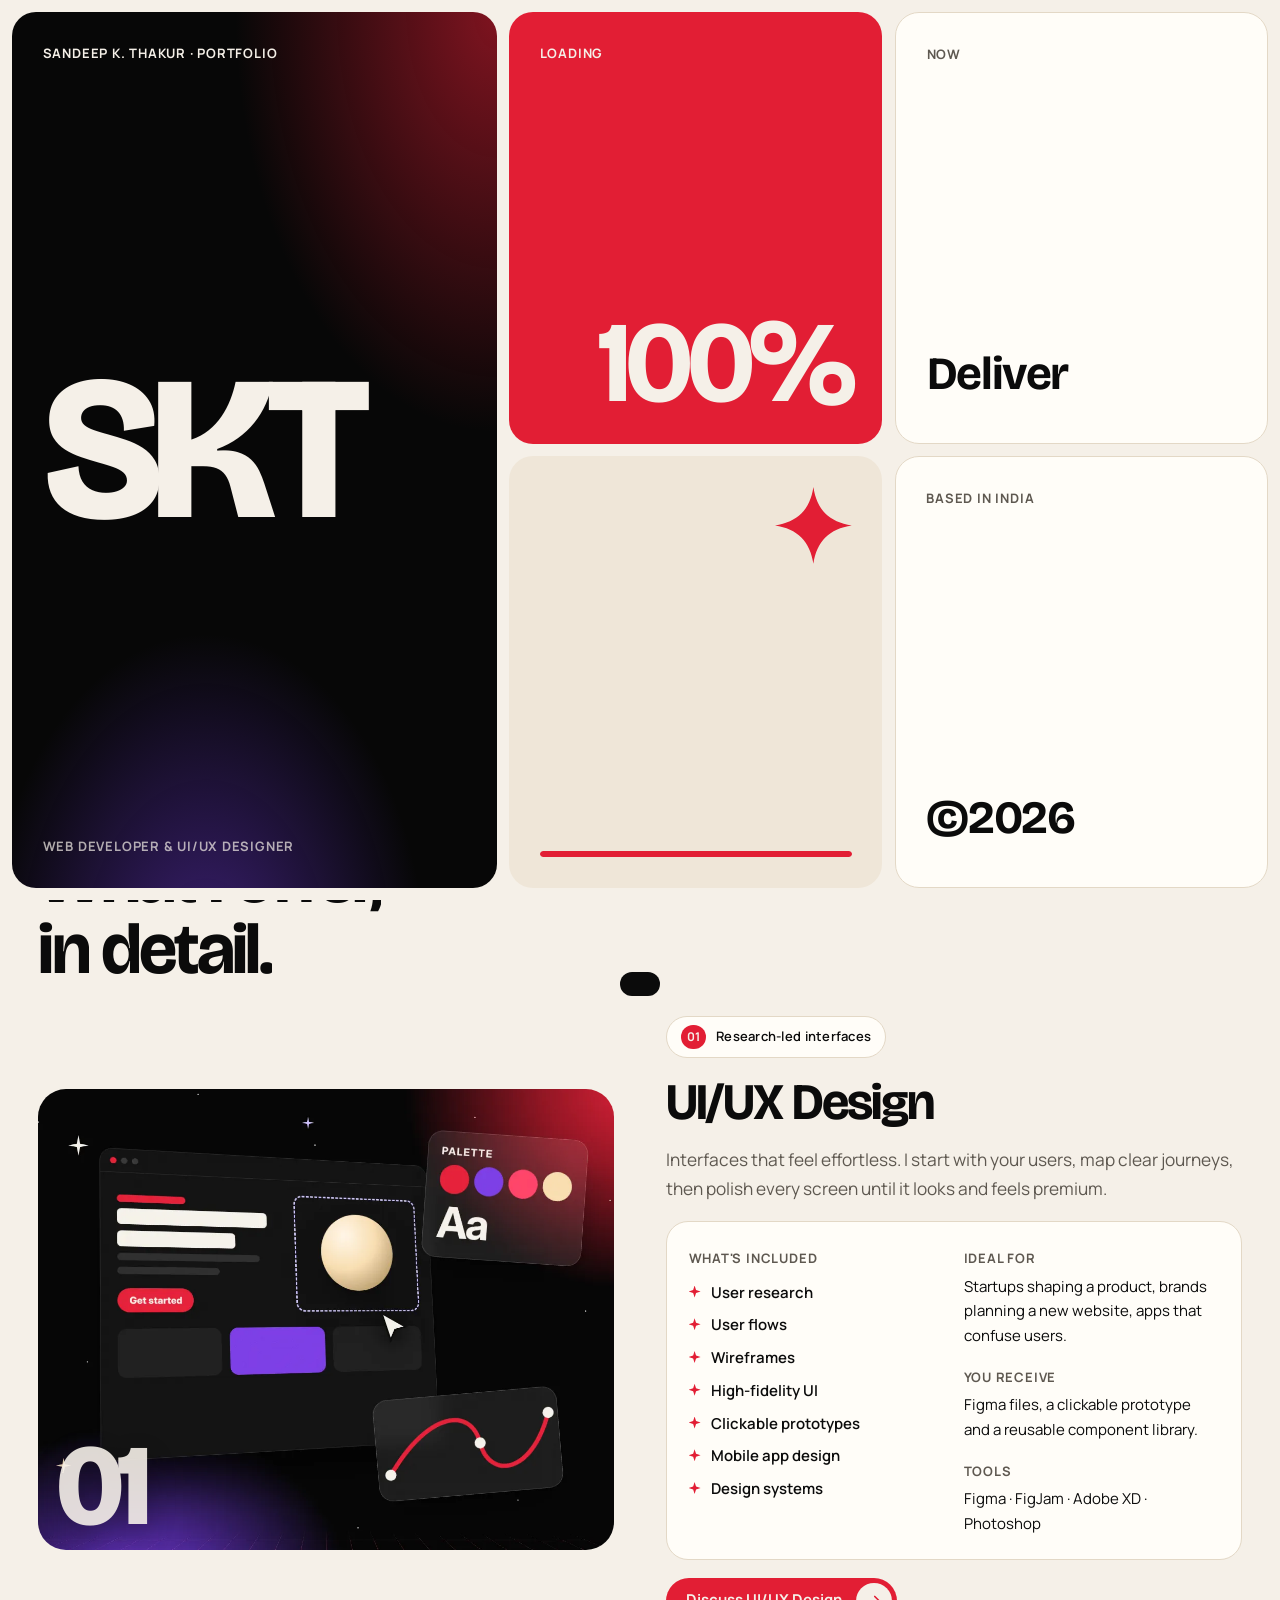
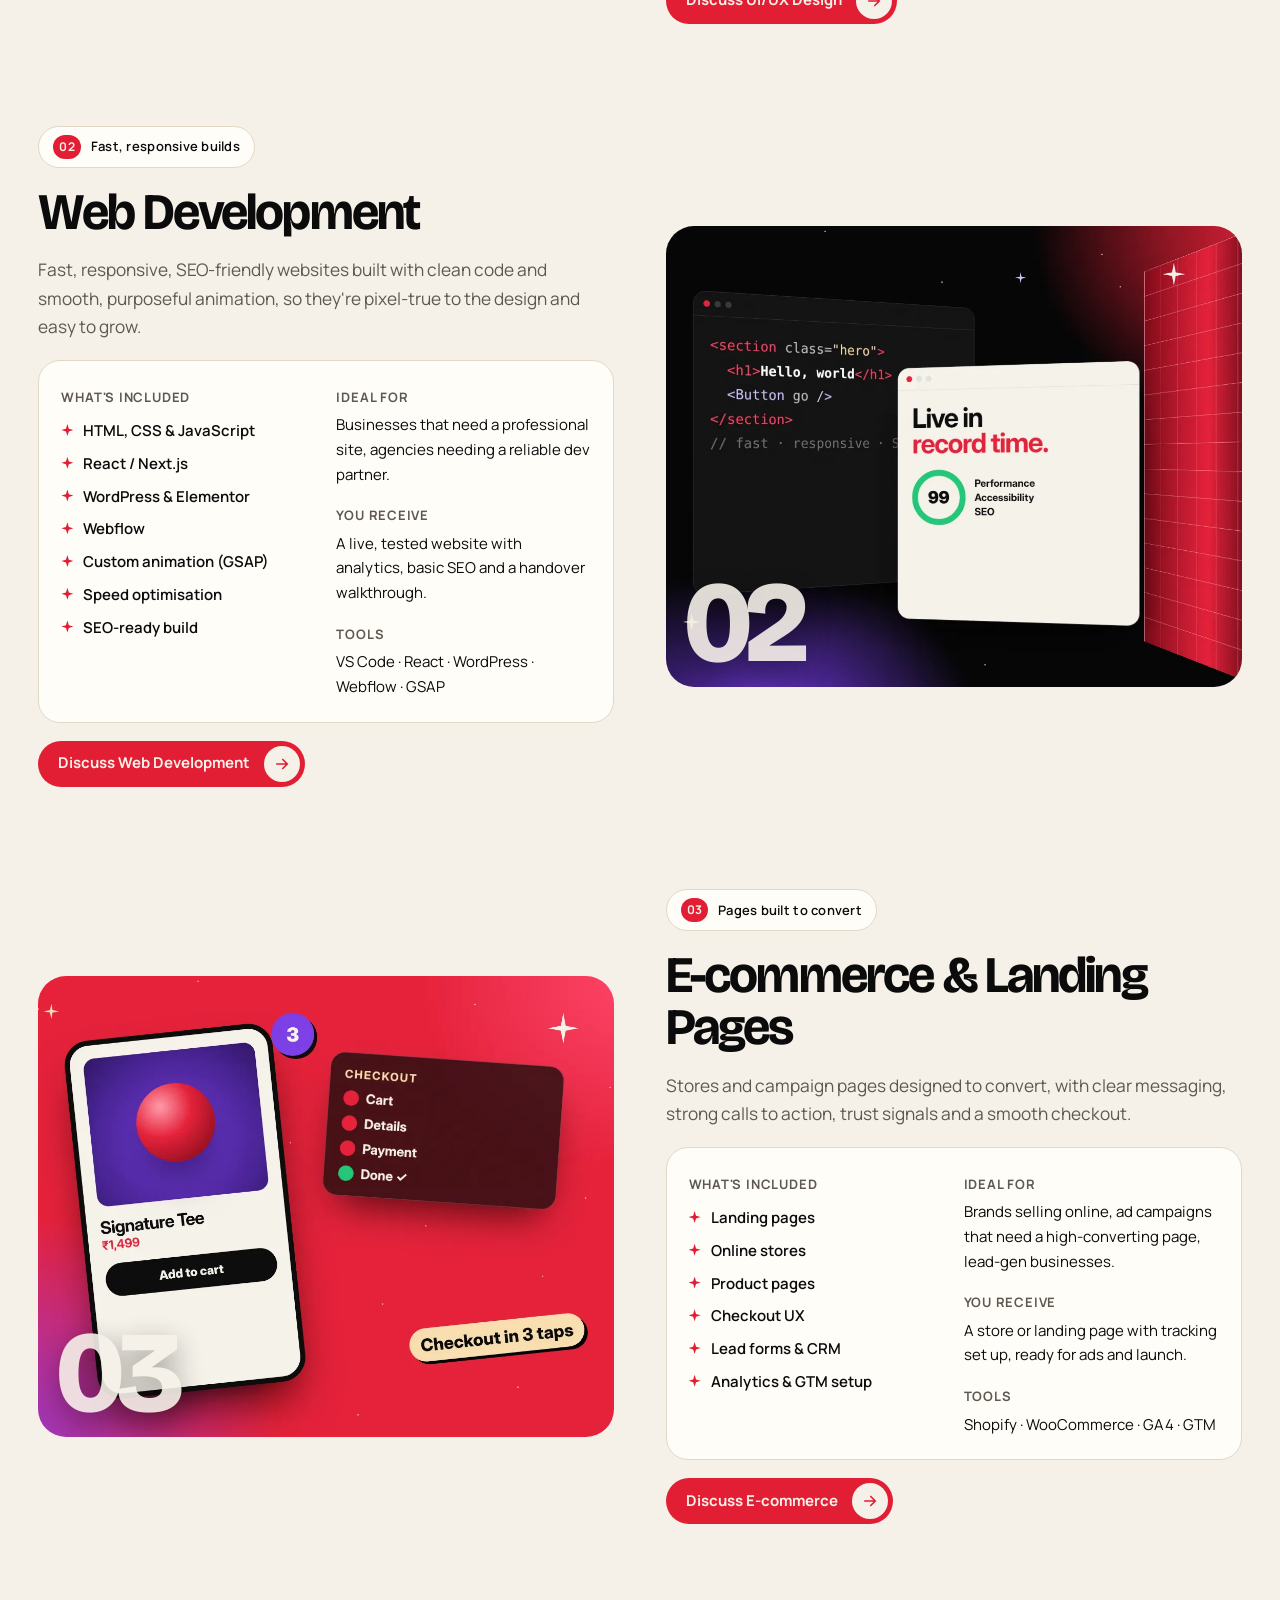
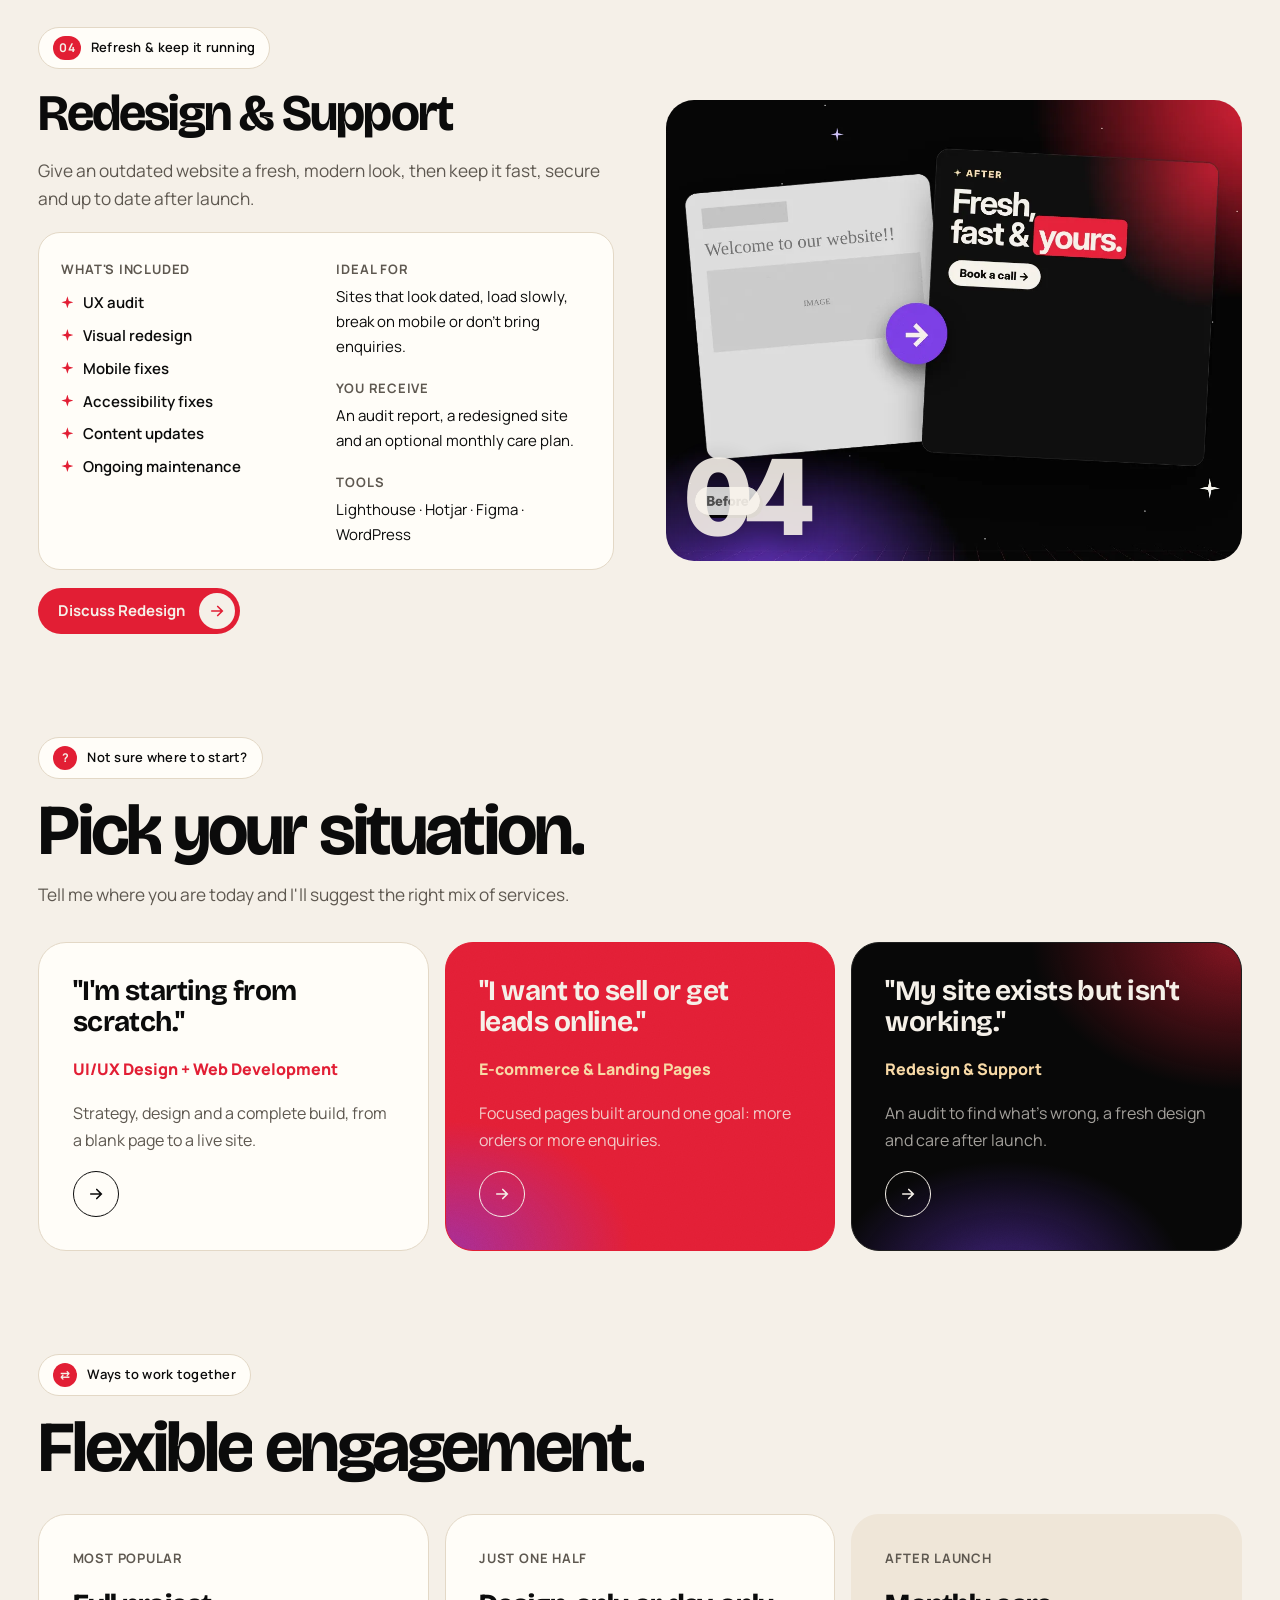
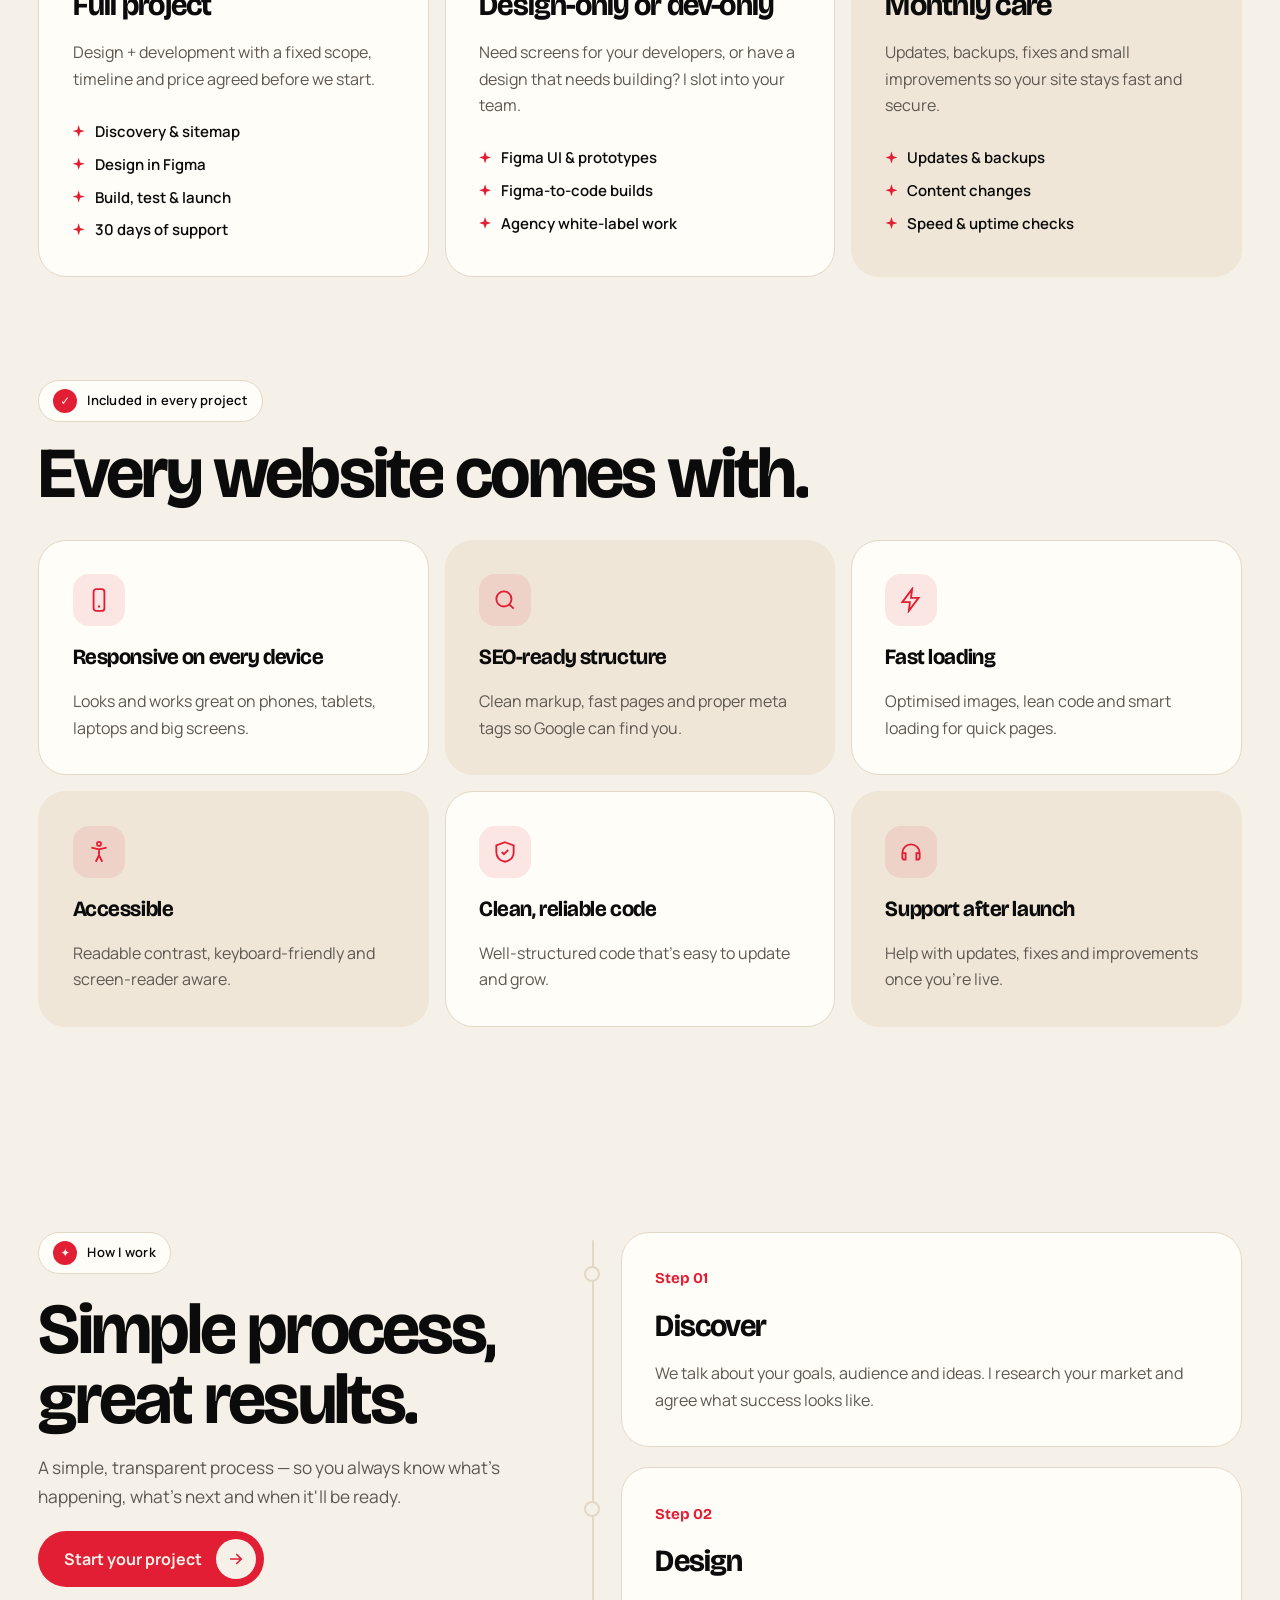
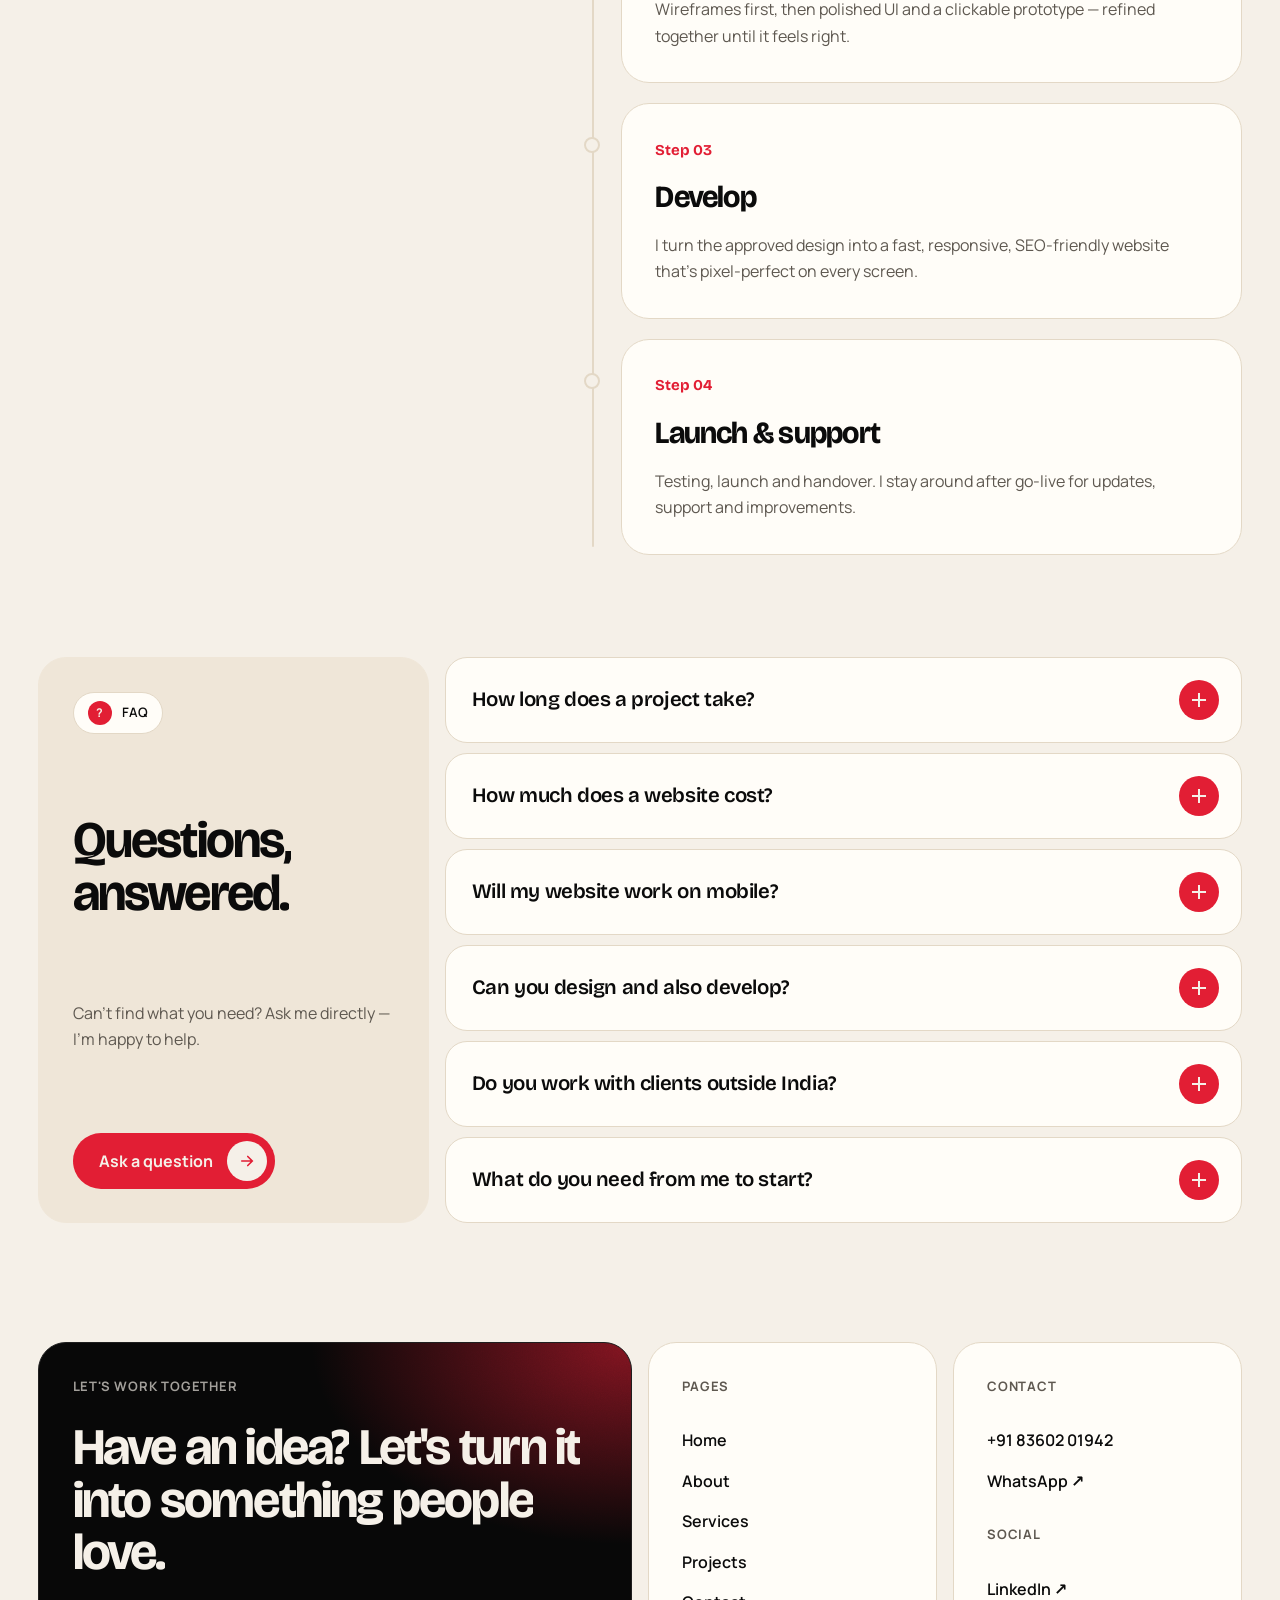
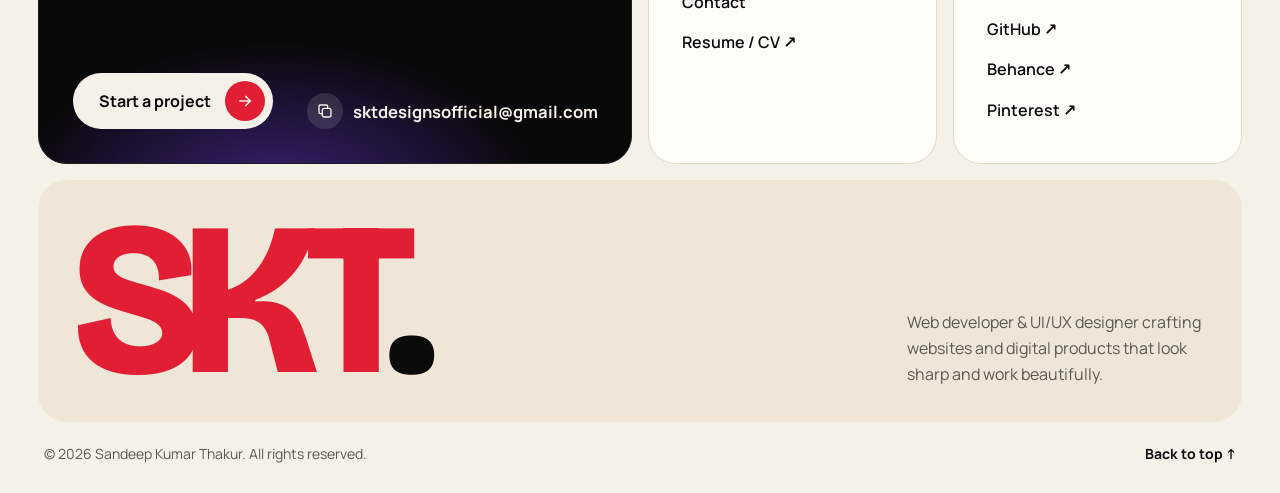
<file: services.html>
<!DOCTYPE html>
<html lang="en">
<head>
<meta charset="utf-8">
<meta name="viewport" content="width=device-width, initial-scale=1">
<title>Services | UI/UX Design, Web Development, E-commerce | SKT</title>
<meta name="description" content="UI/UX design, website development (React, WordPress, Webflow), e-commerce stores, landing pages, redesigns and website care by Sandeep K. Thakur.">
<meta name="robots" content="index, follow, max-image-preview:large">
<link rel="canonical" href="https://sktdesign.netlify.app/services.html">
<meta property="og:site_name" content="SKT · Sandeep K. Thakur">
<meta property="og:locale" content="en_IN">
<meta property="og:type" content="website">
<meta property="og:url" content="https://sktdesign.netlify.app/services.html">
<meta property="og:title" content="Services | UI/UX Design, Web Development, E-commerce | SKT">
<meta property="og:description" content="UI/UX design, website development (React, WordPress, Webflow), e-commerce stores, landing pages, redesigns and website care by Sandeep K. Thakur.">
<meta property="og:image" content="https://sktdesign.netlify.app/assets/img/og-image.jpg">
<meta property="og:image:width" content="1200">
<meta property="og:image:height" content="630">
<meta property="og:image:alt" content="SKT: Websites that bring difference. UI/UX design, web development, e-commerce.">
<meta name="twitter:card" content="summary_large_image">
<meta name="twitter:title" content="Services | UI/UX Design, Web Development, E-commerce | SKT">
<meta name="twitter:description" content="UI/UX design, website development (React, WordPress, Webflow), e-commerce stores, landing pages, redesigns and website care by Sandeep K. Thakur.">
<meta name="twitter:image" content="https://sktdesign.netlify.app/assets/img/og-image.jpg">
<meta name="p:domain_verify" content="8b54e9e33bb730718672c3c1533eb19d"/>
<link rel="apple-touch-icon" href="assets/logo/apple-touch-icon.png">
<link rel="manifest" href="site.webmanifest">
<meta name="author" content="Sandeep Kumar Thakur">
<link rel="me" href="https://www.linkedin.com/in/sandeepkumarthakur1">
<link rel="me" href="https://github.com/SandeepKumarThakur1">
<link rel="me" href="https://www.behance.net/sktdesigns">
<link rel="me" href="https://in.pinterest.com/sktdesignsofficial/">
<meta name="theme-color" content="#0B0B0B">
<link rel="icon" href="data:image/svg+xml,%3Csvg viewBox=%220 0 64 64%22 xmlns=%22http://www.w3.org/2000/svg%22%3E%3Ccircle cx=%2232%22 cy=%2232%22 r=%2232%22 fill=%22%23E21E34%22/%3E%3Cpath d=%22M32 32H64A32 32 0 0 1 32 64Z%22 fill=%22%237038E2%22/%3E%3Cpath d=%22M13 13L51 51M51 13L13 51%22 stroke=%22%23F8D9A6%22 stroke-width=%221.6%22 stroke-linecap=%22round%22/%3E%3Cpath d=%22M32 14C33.2 26.5 37.5 30.8 50 32C37.5 33.2 33.2 37.5 32 50C30.8 37.5 26.5 33.2 14 32C26.5 30.8 30.8 26.5 32 14Z%22 fill=%22%23F5F0E8%22/%3E%3Ccircle cx=%2232%22 cy=%2232%22 r=%223%22 fill=%22%23E21E34%22/%3E%3C/svg%3E">
<script>(function(d){d.classList.add('js');try{if(!sessionStorage.getItem('skt-loaded'))d.classList.add('first-load');else if(sessionStorage.getItem('skt-trans'))d.classList.add('trans-in');}catch(e){}})(document.documentElement);</script>
<script>(function(d){try{var t=localStorage.getItem('skt-theme');if(!t&&matchMedia('(prefers-color-scheme: light)').matches)t='light';d.setAttribute('data-theme',t||'dark')}catch(e){d.setAttribute('data-theme','dark')}})(document.documentElement);</script>
<link rel="preconnect" href="https://fonts.googleapis.com">
<link rel="preconnect" href="https://fonts.gstatic.com" crossorigin>
<link rel="stylesheet" href="https://fonts.googleapis.com/css2?family=Bricolage+Grotesque:opsz,wght@12..96,500;12..96,600;12..96,700;12..96,800&family=Manrope:wght@400;500;600;700;800&display=swap">
<link rel="stylesheet" href="assets/css/style.css">
</head>
<body>
<a href="#main" class="skip">Skip to content</a>
<div class="progress" aria-hidden="true"></div>

<!-- ===== Loader (first visit) ===== -->
<div class="loader" aria-hidden="true">
  <div class="ld-grid">
    <div class="ld ld-1" style="--i:0;--o:2"><span class="ld-small">Sandeep K. Thakur · Portfolio</span><div class="ld-logo"><span>S</span><span>K</span><span>T</span></div><span class="ld-small" style="opacity:.7">Web Developer &amp; UI/UX Designer</span></div>
    <div class="ld ld-2" style="--i:1;--o:0"><span class="ld-small">Loading</span><div class="ld-count"><span class="ld-n">0</span>%</div></div>
    <div class="ld ld-3" style="--i:2;--o:3"><span class="ld-small" style="color:var(--muted)">Now</span><div class="ld-word">Design</div></div>
    <div class="ld ld-4" style="--i:3;--o:1"><span class="ld-star"><svg viewBox="0 0 24 24" fill="currentColor" aria-hidden="true"><path d="M12 0C13 7 17 11 24 12C17 13 13 17 12 24C11 17 7 13 0 12C7 11 11 7 12 0Z"/></svg></span><div class="ld-bar"><i></i></div></div>
    <div class="ld ld-5" style="--i:4;--o:4"><span class="ld-small" style="color:var(--muted)">Based in India</span><div class="ld-word">©<span data-year></span></div></div>
  </div>
</div>

<div class="page-trans" aria-hidden="true"><span class="pt-label">SKT</span></div>
<div class="cursor" aria-hidden="true"><span class="cursor-label">View</span></div>
<div class="toast" role="status" aria-live="polite"></div>

<header class="site-header">
  <div class="nav-pill">
    <a class="logo" href="index.html" data-label="Home" aria-label="Sandeep K. Thakur — home"><span class="logo-mark"><svg class="lm" viewBox="0 0 64 64" aria-hidden="true"><circle class="lm-disc" cx="32" cy="32" r="32" fill="#E21E34"/><path class="lm-q" d="M32 32H64A32 32 0 0 1 32 64Z" fill="#7038E2"/><path class="lm-x" d="M13 13L51 51M51 13L13 51" stroke="#F8D9A6" stroke-width="1.6" stroke-linecap="round"/><path class="lm-star" d="M32 14C33.2 26.5 37.5 30.8 50 32C37.5 33.2 33.2 37.5 32 50C30.8 37.5 26.5 33.2 14 32C26.5 30.8 30.8 26.5 32 14Z" fill="#F5F0E8"/><circle class="lm-dot" cx="32" cy="32" r="3" fill="#E21E34"/></svg></span><span class="wm">Sandeep K. Thakur<b>.</b></span></a>
    <nav class="nav" aria-label="Main"><a href="index.html"><span data-scramble>Home</span></a><a href="about.html"><span data-scramble>About</span></a><a href="services.html"><span data-scramble>Services</span></a><a href="projects.html"><span data-scramble>Projects</span></a><a href="contact.html"><span data-scramble>Contact</span></a></nav>
    <div class="nav-actions">
    <button class="theme-btn" type="button" aria-label="Switch to light mode" aria-pressed="false"><span class="knob"><svg viewBox="0 0 32 32" aria-hidden="true"><defs><mask id="moonm"><rect width="32" height="32" fill="#fff"/><circle class="bite" cx="22" cy="10" r="9" fill="#000"/></mask></defs><g class="rays" stroke="#E21E34" stroke-width="2.4" stroke-linecap="round"><path d="M16 1v4M16 27v4M1 16h4M27 16h4M5.4 5.4l2.8 2.8M23.8 23.8l2.8 2.8M5.4 26.6l2.8-2.8M23.8 8.2l2.8-2.8"/></g><circle class="orb" cx="16" cy="16" r="8.5" mask="url(#moonm)"/><path class="tstar" d="M25 22c.3 2 1 2.7 3 3-2 .3-2.7 1-3 3-.3-2-1-2.7-3-3 2-.3 2.7-1 3-3z"/></svg></span></button>
    <a href="assets/cv/resume.pdf" class="nav-cv magnetic" data-cv target="_blank" rel="noopener" data-label="Resume" aria-label="Open my resume / CV (opens in a new tab)"><span class="cv-full">Resume</span><span class="cv-short">CV</span><span class="cv-ic"><svg viewBox="0 0 24 24" fill="none" stroke="currentColor" stroke-width="2.2" stroke-linecap="round" aria-hidden="true"><path d="M7 17L17 7M8 7h9v9"/></svg></span></a>
    <a href="contact.html" class="btn magnetic btn--sm nav-cta" data-label="Contact" >Let's talk<span class="ic"><svg viewBox="0 0 24 24" fill="none" stroke="currentColor" stroke-width="2.2" stroke-linecap="round" aria-hidden="true"><path d="M5 12h14M13 6l6 6-6 6"/></svg></span></a>
    <button class="menu-btn" type="button" aria-expanded="false" aria-controls="mobile-menu"><span class="mb-txt">Menu</span><span class="bars" aria-hidden="true"><i></i><i></i></span></button>
    </div>
  </div>
</header>
<nav class="mobile-menu" id="mobile-menu" aria-label="Mobile">
    <a class="mm-tile" href="index.html" style="--i:0"><small>01. </small><strong>Home</strong></a>
    <a class="mm-tile" href="about.html" style="--i:1"><small>02. </small><strong>About</strong></a>
    <a class="mm-tile" href="services.html" style="--i:2"><small>03. </small><strong>Services</strong></a>
    <a class="mm-tile" href="projects.html" style="--i:3"><small>04. </small><strong>Projects</strong></a>
    <a class="mm-tile" href="contact.html" style="--i:4"><small>05. </small><strong>Contact</strong></a>
    <a class="mm-tile mm-cv" href="assets/cv/resume.pdf" data-cv target="_blank" rel="noopener" style="--i:5"><small>06 · New tab ↗</small><strong>Resume</strong></a>
    <div class="mm-tile wide" style="--i:6"><small>Say hello</small><a href="mailto:sktdesignsofficial@gmail.com">sktdesignsofficial@gmail.com</a><a href="tel:+918360201942">+91 83602 01942</a><span style="display:flex;gap:16px;flex-wrap:wrap"><a href="https://www.linkedin.com/in/sandeepkumarthakur1" target="_blank" rel="noopener">LinkedIn ↗</a><a href="https://github.com/SandeepKumarThakur1" target="_blank" rel="noopener">GitHub ↗</a><a href="https://www.behance.net/sktdesigns" target="_blank" rel="noopener">Behance ↗</a><a href="https://in.pinterest.com/sktdesignsofficial/" target="_blank" rel="noopener">Pinterest ↗</a></span></div>
</nav>
<main id="main"><span id="top"></span>

<section class="page-hero">
  <div class="container">
    <div class="bento">
      <div class="tile tile--blue tile-main c-8 pop" data-hero style="--i:0">
        <span class="shape-orbit" aria-hidden="true"></span>
        <div class="crumbs" style="color:rgba(246,245,240,.8)"><a href="index.html">Home</a><span>/</span><span>Services</span></div>
        <h1 class="t-xl" data-rv data-hero>Services that help your brand <span class="hl-box">stand out.</span></h1>
        <p class="lead" style="color:rgba(246,245,240,.85)">From strategy and design to development and launch — everything you need for a website or product your customers will love.</p>
      </div>
      <div class="tile tile--dark c-4 pop" data-hero style="--i:1;justify-content:space-between">
        <span class="tile-label">Get a quote</span>
        <p class="t-md">Tell me about your project — I'll reply with a clear proposal.</p>
        <div style="display:flex;flex-direction:column;gap:14px;align-items:flex-start">
          <a href="contact.html" class="btn magnetic btn--light" data-label="Contact" >Start a project<span class="ic"><svg viewBox="0 0 24 24" fill="none" stroke="currentColor" stroke-width="2.2" stroke-linecap="round" aria-hidden="true"><path d="M5 12h14M13 6l6 6-6 6"/></svg></span></a>
          <button type="button" class="copy-btn" data-copy="sktdesignsofficial@gmail.com"><span class="ic"><svg viewBox="0 0 24 24" fill="none" stroke="currentColor" stroke-width="2" aria-hidden="true"><rect x="8" y="8" width="13" height="13" rx="3"/><path d="M16 8V5a2 2 0 0 0-2-2H5a2 2 0 0 0-2 2v9a2 2 0 0 0 2 2h3"/></svg></span>Copy email</button>
        </div>
      </div>
    </div>
  </div>
</section>

<section class="section" style="padding-top:clamp(32px,5vw,64px)">
  <div class="container">
    <div class="svc-jump fade"><a class="chip" href="#uiux"><span class="dot"></span>UI/UX Design</a><a class="chip" href="#web"><span class="dot"></span>Web Development</a><a class="chip" href="#ecommerce"><span class="dot"></span>E-commerce & Landing Pages</a><a class="chip" href="#redesign"><span class="dot"></span>Redesign & Support</a></div>
    <div class="sec-head"><span class="eyebrow fade" style="align-self:flex-start"><b>4</b>Core services</span><h2 class="t-xl" data-rv>What I offer,<br>in detail.</h2></div>
    <div class="svd-wrap"><article class="svd" id="uiux">
  <div class="svd-media pop"><picture class=""><source srcset="assets/img/svc-uiux.webp" type="image/webp"><img src="assets/img/svc-uiux.jpg" alt="UI/UX Design illustration" width="1200" height="900" loading="lazy" decoding="async"></picture><span class="svd-num">01</span></div>
  <div class="svd-body fade">
    <span class="eyebrow" style="align-self:flex-start"><b>01</b>Research-led interfaces</span>
    <h3 class="t-lg">UI/UX Design</h3>
    <p class="lead">Interfaces that feel effortless. I start with your users, map clear journeys, then polish every screen until it looks and feels premium.</p>
    <div class="svd-grid">
      <div><span class="tile-label">What's included</span><ul class="svd-list"><li>User research</li><li>User flows</li><li>Wireframes</li><li>High-fidelity UI</li><li>Clickable prototypes</li><li>Mobile app design</li><li>Design systems</li></ul></div>
      <div class="svd-meta"><div><span class="tile-label">Ideal for</span><p>Startups shaping a product, brands planning a new website, apps that confuse users.</p></div><div><span class="tile-label">You receive</span><p>Figma files, a clickable prototype and a reusable component library.</p></div><div><span class="tile-label">Tools</span><p>Figma · FigJam · Adobe XD · Photoshop</p></div></div>
    </div>
    <a href="contact.html" class="btn btn--sm magnetic" data-label="Contact">Discuss UI/UX Design<span class="ic"><svg viewBox="0 0 24 24" fill="none" stroke="currentColor" stroke-width="2.2" stroke-linecap="round" aria-hidden="true"><path d="M5 12h14M13 6l6 6-6 6"/></svg></span></a>
  </div>
</article><article class="svd rev" id="web">
  <div class="svd-media pop"><picture class=""><source srcset="assets/img/svc-web.webp" type="image/webp"><img src="assets/img/svc-web.jpg" alt="Web Development illustration" width="1200" height="900" loading="lazy" decoding="async"></picture><span class="svd-num">02</span></div>
  <div class="svd-body fade">
    <span class="eyebrow" style="align-self:flex-start"><b>02</b>Fast, responsive builds</span>
    <h3 class="t-lg">Web Development</h3>
    <p class="lead">Fast, responsive, SEO-friendly websites built with clean code and smooth, purposeful animation, so they're pixel-true to the design and easy to grow.</p>
    <div class="svd-grid">
      <div><span class="tile-label">What's included</span><ul class="svd-list"><li>HTML, CSS & JavaScript</li><li>React / Next.js</li><li>WordPress & Elementor</li><li>Webflow</li><li>Custom animation (GSAP)</li><li>Speed optimisation</li><li>SEO-ready build</li></ul></div>
      <div class="svd-meta"><div><span class="tile-label">Ideal for</span><p>Businesses that need a professional site, agencies needing a reliable dev partner.</p></div><div><span class="tile-label">You receive</span><p>A live, tested website with analytics, basic SEO and a handover walkthrough.</p></div><div><span class="tile-label">Tools</span><p>VS Code · React · WordPress · Webflow · GSAP</p></div></div>
    </div>
    <a href="contact.html" class="btn btn--sm magnetic" data-label="Contact">Discuss Web Development<span class="ic"><svg viewBox="0 0 24 24" fill="none" stroke="currentColor" stroke-width="2.2" stroke-linecap="round" aria-hidden="true"><path d="M5 12h14M13 6l6 6-6 6"/></svg></span></a>
  </div>
</article><article class="svd" id="ecommerce">
  <div class="svd-media pop"><picture class=""><source srcset="assets/img/svc-ecommerce.webp" type="image/webp"><img src="assets/img/svc-ecommerce.jpg" alt="E-commerce & Landing Pages illustration" width="1200" height="900" loading="lazy" decoding="async"></picture><span class="svd-num">03</span></div>
  <div class="svd-body fade">
    <span class="eyebrow" style="align-self:flex-start"><b>03</b>Pages built to convert</span>
    <h3 class="t-lg">E-commerce & Landing Pages</h3>
    <p class="lead">Stores and campaign pages designed to convert, with clear messaging, strong calls to action, trust signals and a smooth checkout.</p>
    <div class="svd-grid">
      <div><span class="tile-label">What's included</span><ul class="svd-list"><li>Landing pages</li><li>Online stores</li><li>Product pages</li><li>Checkout UX</li><li>Lead forms & CRM</li><li>Analytics & GTM setup</li></ul></div>
      <div class="svd-meta"><div><span class="tile-label">Ideal for</span><p>Brands selling online, ad campaigns that need a high-converting page, lead-gen businesses.</p></div><div><span class="tile-label">You receive</span><p>A store or landing page with tracking set up, ready for ads and launch.</p></div><div><span class="tile-label">Tools</span><p>Shopify · WooCommerce · GA4 · GTM</p></div></div>
    </div>
    <a href="contact.html" class="btn btn--sm magnetic" data-label="Contact">Discuss E-commerce<span class="ic"><svg viewBox="0 0 24 24" fill="none" stroke="currentColor" stroke-width="2.2" stroke-linecap="round" aria-hidden="true"><path d="M5 12h14M13 6l6 6-6 6"/></svg></span></a>
  </div>
</article><article class="svd rev" id="redesign">
  <div class="svd-media pop"><picture class=""><source srcset="assets/img/svc-redesign.webp" type="image/webp"><img src="assets/img/svc-redesign.jpg" alt="Redesign & Support illustration" width="1200" height="900" loading="lazy" decoding="async"></picture><span class="svd-num">04</span></div>
  <div class="svd-body fade">
    <span class="eyebrow" style="align-self:flex-start"><b>04</b>Refresh & keep it running</span>
    <h3 class="t-lg">Redesign & Support</h3>
    <p class="lead">Give an outdated website a fresh, modern look, then keep it fast, secure and up to date after launch.</p>
    <div class="svd-grid">
      <div><span class="tile-label">What's included</span><ul class="svd-list"><li>UX audit</li><li>Visual redesign</li><li>Mobile fixes</li><li>Accessibility fixes</li><li>Content updates</li><li>Ongoing maintenance</li></ul></div>
      <div class="svd-meta"><div><span class="tile-label">Ideal for</span><p>Sites that look dated, load slowly, break on mobile or don't bring enquiries.</p></div><div><span class="tile-label">You receive</span><p>An audit report, a redesigned site and an optional monthly care plan.</p></div><div><span class="tile-label">Tools</span><p>Lighthouse · Hotjar · Figma · WordPress</p></div></div>
    </div>
    <a href="contact.html" class="btn btn--sm magnetic" data-label="Contact">Discuss Redesign<span class="ic"><svg viewBox="0 0 24 24" fill="none" stroke="currentColor" stroke-width="2.2" stroke-linecap="round" aria-hidden="true"><path d="M5 12h14M13 6l6 6-6 6"/></svg></span></a>
  </div>
</article></div>
  </div>
</section>
<section class="section" style="padding-top:0">
  <div class="container">
    <div class="sec-head"><span class="eyebrow fade" style="align-self:flex-start"><b>?</b>Not sure where to start?</span><h2 class="t-xl" data-rv>Pick your situation.</h2><p class="lead fade">Tell me where you are today and I'll suggest the right mix of services.</p></div>
    <div class="bento">
      <a class="tile c-4 pop pick" href="#uiux" style="--i:0"><span class="pick-q">"I'm starting from scratch."</span><span class="pick-a">UI/UX Design + Web Development</span><p class="muted">Strategy, design and a complete build, from a blank page to a live site.</p><span class="pick-go"><svg viewBox="0 0 24 24" fill="none" stroke="currentColor" stroke-width="2.2" stroke-linecap="round" aria-hidden="true"><path d="M5 12h14M13 6l6 6-6 6"/></svg></span></a>
      <a class="tile tile--blue c-4 pop pick" href="#ecommerce" style="--i:1"><span class="pick-q">"I want to sell or get leads online."</span><span class="pick-a">E-commerce &amp; Landing Pages</span><p class="muted">Focused pages built around one goal: more orders or more enquiries.</p><span class="pick-go"><svg viewBox="0 0 24 24" fill="none" stroke="currentColor" stroke-width="2.2" stroke-linecap="round" aria-hidden="true"><path d="M5 12h14M13 6l6 6-6 6"/></svg></span></a>
      <a class="tile tile--dark c-4 pop pick" href="#redesign" style="--i:2"><span class="pick-q">"My site exists but isn't working."</span><span class="pick-a">Redesign &amp; Support</span><p class="muted">An audit to find what's wrong, a fresh design and care after launch.</p><span class="pick-go"><svg viewBox="0 0 24 24" fill="none" stroke="currentColor" stroke-width="2.2" stroke-linecap="round" aria-hidden="true"><path d="M5 12h14M13 6l6 6-6 6"/></svg></span></a>
    </div>
  </div>
</section>
<section class="section" style="padding-top:0">
  <div class="container">
    <div class="sec-head"><span class="eyebrow fade" style="align-self:flex-start"><b>⇄</b>Ways to work together</span><h2 class="t-xl" data-rv>Flexible engagement.</h2></div>
    <div class="bento">
      <div class="tile c-4 pop eng" style="--i:0"><span class="tile-label">Most popular</span><h3 class="t-md">Full project</h3><p class="muted">Design + development with a fixed scope, timeline and price agreed before we start.</p><ul class="svd-list"><li>Discovery &amp; sitemap</li><li>Design in Figma</li><li>Build, test &amp; launch</li><li>30 days of support</li></ul></div>
      <div class="tile c-4 pop eng" style="--i:1"><span class="tile-label">Just one half</span><h3 class="t-md">Design-only or dev-only</h3><p class="muted">Need screens for your developers, or have a design that needs building? I slot into your team.</p><ul class="svd-list"><li>Figma UI &amp; prototypes</li><li>Figma-to-code builds</li><li>Agency white-label work</li></ul></div>
      <div class="tile tile--soft c-4 pop eng" style="--i:2"><span class="tile-label">After launch</span><h3 class="t-md">Monthly care</h3><p class="muted">Updates, backups, fixes and small improvements so your site stays fast and secure.</p><ul class="svd-list"><li>Updates &amp; backups</li><li>Content changes</li><li>Speed &amp; uptime checks</li></ul></div>
    </div>
  </div>
</section>

<section class="section" style="padding-top:0">
  <div class="container">
    <div style="display:flex;flex-direction:column;gap:16px;margin-bottom:32px"><span class="eyebrow fade" style="align-self:flex-start"><b>✓</b>Included in every project</span><h2 class="t-xl" data-rv>Every website comes with.</h2></div>
    <div class="bento">
      <div class="tile c-4 pop" style="--i:0"><span class="icon-ball"><svg viewBox="0 0 24 24" aria-hidden="true"><rect x="7" y="2" width="10" height="20" rx="2.5"/><path d="M11 18h2"/></svg></span><h3 class="t-sm">Responsive on every device</h3><p class="muted">Looks and works great on phones, tablets, laptops and big screens.</p></div>
      <div class="tile c-4 pop tile--soft" style="--i:1"><span class="icon-ball"><svg viewBox="0 0 24 24" aria-hidden="true"><circle cx="11" cy="11" r="7"/><path d="M20 20l-4-4"/></svg></span><h3 class="t-sm">SEO-ready structure</h3><p class="muted">Clean markup, fast pages and proper meta tags so Google can find you.</p></div>
      <div class="tile c-4 pop" style="--i:2"><span class="icon-ball"><svg viewBox="0 0 24 24" aria-hidden="true"><path d="M13 2L4 14h7l-1 8 9-12h-7l1-8z"/></svg></span><h3 class="t-sm">Fast loading</h3><p class="muted">Optimised images, lean code and smart loading for quick pages.</p></div>
      <div class="tile c-4 pop tile--soft" style="--i:0"><span class="icon-ball"><svg viewBox="0 0 24 24" aria-hidden="true"><circle cx="12" cy="4.5" r="1.8"/><path d="M5 8l7 1.5L19 8M12 9.5V15M9 21l3-6 3 6"/></svg></span><h3 class="t-sm">Accessible</h3><p class="muted">Readable contrast, keyboard-friendly and screen-reader aware.</p></div>
      <div class="tile c-4 pop" style="--i:1"><span class="icon-ball"><svg viewBox="0 0 24 24" aria-hidden="true"><path d="M12 3l8 3v6c0 5-3.5 8-8 9-4.5-1-8-4-8-9V6l8-3z"/><path d="M9 12l2 2 4-4"/></svg></span><h3 class="t-sm">Clean, reliable code</h3><p class="muted">Well-structured code that's easy to update and grow.</p></div>
      <div class="tile c-4 pop tile--soft" style="--i:2"><span class="icon-ball"><svg viewBox="0 0 24 24" aria-hidden="true"><path d="M4 13a8 8 0 0 1 16 0v4a2 2 0 0 1-2 2h-1v-6h3M4 13v4a2 2 0 0 0 2 2h1v-6H4"/></svg></span><h3 class="t-sm">Support after launch</h3><p class="muted">Help with updates, fixes and improvements once you're live.</p></div>
    </div>
  </div>
</section>

<section class="section">
  <div class="container timeline-wrap">
    <div class="timeline-head">
      <span class="eyebrow fade" style="align-self:flex-start"><b>✦</b>How I work</span>
      <h2 class="t-xl" data-rv>Simple process,<br>great results.</h2>
      <p class="lead fade">A simple, transparent process — so you always know what's happening, what's next and when it'll be ready.</p>
      <div class="fade"><a href="contact.html" class="btn magnetic " data-label="Contact" >Start your project<span class="ic"><svg viewBox="0 0 24 24" fill="none" stroke="currentColor" stroke-width="2.2" stroke-linecap="round" aria-hidden="true"><path d="M5 12h14M13 6l6 6-6 6"/></svg></span></a></div>
    </div>
    <div class="timeline">
      <span class="tl-fill" aria-hidden="true"></span>
        <div class="tl-step"><div class="tile"><div class="k"><span>Step 01</span></div><h3 class="t-md">Discover</h3><p class="muted">We talk about your goals, audience and ideas. I research your market and agree what success looks like.</p></div></div>
        <div class="tl-step"><div class="tile"><div class="k"><span>Step 02</span></div><h3 class="t-md">Design</h3><p class="muted">Wireframes first, then polished UI and a clickable prototype — refined together until it feels right.</p></div></div>
        <div class="tl-step"><div class="tile"><div class="k"><span>Step 03</span></div><h3 class="t-md">Develop</h3><p class="muted">I turn the approved design into a fast, responsive, SEO-friendly website that's pixel-perfect on every screen.</p></div></div>
        <div class="tl-step"><div class="tile"><div class="k"><span>Step 04</span></div><h3 class="t-md">Launch &amp; support</h3><p class="muted">Testing, launch and handover. I stay around after go-live for updates, support and improvements.</p></div></div>
    </div>
  </div>
</section>

<section class="section" style="padding-top:0">
  <div class="container">
    <div class="bento">
      <div class="tile tile--soft c-4 pop" style="--i:0;justify-content:space-between">
        <span class="eyebrow" style="align-self:flex-start"><b>?</b>FAQ</span>
        <h2 class="t-lg" data-rv>Questions, answered.</h2>
        <p class="muted">Can't find what you need? Ask me directly — I'm happy to help.</p>
        <a href="contact.html" class="btn magnetic " data-label="Contact" >Ask a question<span class="ic"><svg viewBox="0 0 24 24" fill="none" stroke="currentColor" stroke-width="2.2" stroke-linecap="round" aria-hidden="true"><path d="M5 12h14M13 6l6 6-6 6"/></svg></span></a>
      </div>
      <div class="c-8"><div class="faq">
        <div class="faq-item fade" style="--i:0"><button class="faq-q" type="button" aria-expanded="false" aria-controls="fq0">How long does a project take?<span class="pm" aria-hidden="true"></span></button><div class="faq-a" id="fq0"><div><p>It depends on the scope — a landing page is much quicker than a multi-page website or a full app design. After our first call I'll share a clear timeline with milestones.</p></div></div></div>
        <div class="faq-item fade" style="--i:1"><button class="faq-q" type="button" aria-expanded="false" aria-controls="fq1">How much does a website cost?<span class="pm" aria-hidden="true"></span></button><div class="faq-a" id="fq1"><div><p>Every project is different, so I quote based on your goals, number of pages and features. Send me a few details and I'll come back with a clear, fixed proposal.</p></div></div></div>
        <div class="faq-item fade" style="--i:2"><button class="faq-q" type="button" aria-expanded="false" aria-controls="fq2">Will my website work on mobile?<span class="pm" aria-hidden="true"></span></button><div class="faq-a" id="fq2"><div><p>Yes. Every website I build is fully responsive and tested on phones, tablets, laptops and large screens — mobile is designed first, not as an afterthought.</p></div></div></div>
        <div class="faq-item fade" style="--i:0"><button class="faq-q" type="button" aria-expanded="false" aria-controls="fq3">Can you design and also develop?<span class="pm" aria-hidden="true"></span></button><div class="faq-a" id="fq3"><div><p>Yes — that's my specialty. I handle both UI/UX design and front-end development, so your project goes from idea to live website with one point of contact.</p></div></div></div>
        <div class="faq-item fade" style="--i:1"><button class="faq-q" type="button" aria-expanded="false" aria-controls="fq4">Do you work with clients outside India?<span class="pm" aria-hidden="true"></span></button><div class="faq-a" id="fq4"><div><p>Yes. I work with clients in India and internationally, communicating by email, WhatsApp and video calls across time zones.</p></div></div></div>
        <div class="faq-item fade" style="--i:2"><button class="faq-q" type="button" aria-expanded="false" aria-controls="fq5">What do you need from me to start?<span class="pm" aria-hidden="true"></span></button><div class="faq-a" id="fq5"><div><p>A short brief about your business and goals, plus any content or brand assets you already have. Don't worry if you don't have everything — I'll guide you.</p></div></div></div>
      </div></div>
    </div>
  </div>
</section>
</main>

<footer class="footer">
  <div class="container">
    <div class="bento">
      <div class="tile tile--dark c-6 pop" style="--i:0">
        <span class="tile-label">Let's work together</span>
        <h2 class="t-lg" data-rv>Have an idea? Let's turn it into something people love.</h2>
        <div class="tile-foot">
          <a href="contact.html" class="btn magnetic btn--light" data-label="Contact" >Start a project<span class="ic"><svg viewBox="0 0 24 24" fill="none" stroke="currentColor" stroke-width="2.2" stroke-linecap="round" aria-hidden="true"><path d="M5 12h14M13 6l6 6-6 6"/></svg></span></a>
          <button type="button" class="copy-btn" data-copy="sktdesignsofficial@gmail.com"><span class="ic"><svg viewBox="0 0 24 24" fill="none" stroke="currentColor" stroke-width="2" aria-hidden="true"><rect x="8" y="8" width="13" height="13" rx="3"/><path d="M16 8V5a2 2 0 0 0-2-2H5a2 2 0 0 0-2 2v9a2 2 0 0 0 2 2h3"/></svg></span>sktdesignsofficial@gmail.com</button>
        </div>
      </div>
      <div class="tile c-3 pop" style="--i:1">
        <span class="tile-label">Pages</span>
        <ul class="f-links"><li><a href="index.html">Home</a></li><li><a href="about.html">About</a></li><li><a href="services.html">Services</a></li><li><a href="projects.html">Projects</a></li><li><a href="contact.html">Contact</a></li><li><a href="assets/cv/resume.pdf" data-cv target="_blank" rel="noopener">Resume / CV ↗</a></li></ul>
      </div>
      <div class="tile c-3 pop" style="--i:2">
        <span class="tile-label">Contact</span>
        <ul class="f-links">
          <li><a href="tel:+918360201942">+91 83602 01942</a></li>
          <li><a href="https://wa.me/918360201942" target="_blank" rel="noopener">WhatsApp ↗</a></li>
        </ul>
        <span class="tile-label">Social</span>
        <ul class="f-links">
          <li><a href="https://www.linkedin.com/in/sandeepkumarthakur1" target="_blank" rel="noopener">LinkedIn ↗</a></li>
          <li><a href="https://github.com/SandeepKumarThakur1" target="_blank" rel="noopener">GitHub ↗</a></li>
          <li><a href="https://www.behance.net/sktdesigns" target="_blank" rel="noopener">Behance ↗</a></li>
          <li><a href="https://in.pinterest.com/sktdesignsofficial/" target="_blank" rel="noopener">Pinterest ↗</a></li>
        </ul>
      </div>
      <div class="tile tile--soft c-12 pop" style="--i:0;flex-direction:row;flex-wrap:wrap;align-items:flex-end;justify-content:space-between">
        <div class="f-big" aria-hidden="true">SKT<span style="color:var(--ink)">.</span></div>
        <p class="muted" style="max-width:300px">Web developer &amp; UI/UX designer crafting websites and digital products that look sharp and work beautifully.</p>
      </div>
    </div>
    <div class="f-bottom">
      <span>© <span data-year></span> Sandeep Kumar Thakur. All rights reserved.</span>
      <a href="#top" class="to-top">Back to top ↑</a>
    </div>
  </div>
</footer>
<script src="assets/js/projects.js"></script>
<script src="assets/js/main.js"></script>
<script src="assets/js/theme.js"></script>
</body>
</html>
</file>
<file: assets/css/style.css>
/* =========================================================
   SKT — Sandeep K. Thakur · Portfolio v2 (Bento)
   Fonts: Bricolage Grotesque (headings) + Manrope (text)
   Colours: Black #0B0B0B · Red #E21E34 · Purple #7038E2 · Pink #FF3D5E · Cream #F8D9A6 · Lavender #C9B8FF
   ========================================================= */

:root{
  /* "Unique" palette — from the SKT Designs proposal deck */
  --bg:#0B0B0B;
  --card:#141414;
  --card-2:#1C1C1C;
  --line:#2A2A2A;
  --ink:#F5F0E8;          /* main text (cream) */
  --deep:#0B0B0B;         /* deep surfaces */
  --muted:#A39E96;
  --blue:#E21E34;         /* primary = signal red (kept var name for compatibility) */
  --red:#E21E34;
  --pink:#FF3D5E;
  --purple:#7038E2;
  --lavender:#C9B8FF;
  --cream:#F8D9A6;
  --blue-soft:rgba(226,30,52,.14);
  --blue-tint:#FF3D5E;
  --light:#F5F0E8;
  --light-muted:rgba(245,240,232,.66);
  --grain:url("data:image/svg+xml,%3Csvg xmlns='http://www.w3.org/2000/svg' width='220' height='220'%3E%3Cfilter id='n'%3E%3CfeTurbulence type='fractalNoise' baseFrequency='.85' numOctaves='3' stitchTiles='stitch'/%3E%3CfeColorMatrix values='0 0 0 0 1 0 0 0 0 1 0 0 0 0 1 0 0 0 .55 0'/%3E%3C/filter%3E%3Crect width='100%25' height='100%25' filter='url(%23n)'/%3E%3C/svg%3E");
  --r:28px;
  --gap:16px;
  --ease:cubic-bezier(.76,0,.24,1);
  --ease-out:cubic-bezier(.22,1,.36,1);
  --container:1360px;
  --pad:clamp(16px,3vw,40px);
  --f-head:'Bricolage Grotesque',system-ui,sans-serif;
  --f-body:'Manrope',system-ui,sans-serif;
}

*,*::before,*::after{box-sizing:border-box}
html{-webkit-text-size-adjust:100%;scroll-behavior:smooth}
body{margin:0;background:var(--bg);color:var(--ink);font-family:var(--f-body);font-size:16px;line-height:1.65;-webkit-font-smoothing:antialiased;overflow-x:hidden}
img,svg{display:block;max-width:100%}
a{color:inherit;text-decoration:none}
button{font:inherit;color:inherit;background:none;border:0;cursor:pointer;padding:0}
p{margin:0}
::selection{background:var(--blue);color:var(--light)}
:focus-visible{outline:2px solid var(--blue);outline-offset:3px;border-radius:8px}
.sr-only{position:absolute;width:1px;height:1px;padding:0;margin:-1px;overflow:hidden;clip:rect(0,0,0,0);border:0}
.skip{position:fixed;left:16px;top:-60px;z-index:10000;padding:12px 18px;border-radius:12px;background:var(--blue);color:var(--light);transition:top .3s}
.skip:focus{top:16px}

h1,h2,h3,h4{font-family:var(--f-head);font-weight:700;margin:0;line-height:1;letter-spacing:-.035em;font-variation-settings:"opsz" 96}
.t-hero{font-size:clamp(44px,6.4vw,104px);font-weight:700;line-height:.96;letter-spacing:-.045em}
.t-xl{font-size:clamp(40px,5.6vw,88px);font-weight:700;letter-spacing:-.04em;line-height:.98}
.t-lg{font-size:clamp(32px,4vw,60px);letter-spacing:-.035em;line-height:1.02}
.t-md{font-size:clamp(24px,2.4vw,36px);letter-spacing:-.025em;line-height:1.1}
.t-sm{font-size:clamp(20px,1.7vw,24px);letter-spacing:-.02em;line-height:1.2}
.lead{font-size:clamp(17px,1.35vw,20px);line-height:1.65;color:var(--muted);max-width:620px}
.muted{color:var(--muted)}
.blue{color:var(--blue)}
.italic-serifless{font-style:italic}
.hl{position:relative;color:var(--blue);white-space:nowrap}
.hl-box{display:inline-block;padding:0 .18em;border-radius:.2em;background:var(--blue);color:var(--light);transform:rotate(-2deg)}

.container{width:100%;max-width:var(--container);margin:0 auto;padding-inline:var(--pad)}
.section{padding-block:clamp(56px,8vw,120px)}
.section-tight{padding-block:clamp(16px,2vw,24px)}

/* eyebrow / chips */
.eyebrow{display:inline-flex;align-items:center;gap:10px;padding:8px 14px;border-radius:999px;background:var(--card);border:1px solid var(--line);font-size:13px;font-weight:600;letter-spacing:.02em}
.eyebrow b{display:grid;place-items:center;min-width:24px;height:24px;padding:0 6px;border-radius:999px;background:var(--blue);color:var(--light);font-size:12px}
.tile--dark .eyebrow,.tile--blue .eyebrow{background:rgba(246,245,240,.1);border-color:rgba(246,245,240,.2)}
.chip{display:inline-flex;align-items:center;gap:8px;padding:7px 14px;border-radius:999px;border:1px solid var(--line);font-size:13px;font-weight:600;background:var(--card)}
.tile--dark .chip{background:transparent;border-color:rgba(246,245,240,.22)}
.tile--blue .chip{background:transparent;border-color:rgba(246,245,240,.35)}
.dot{width:8px;height:8px;border-radius:50%;background:var(--blue);flex:none}
.dot--live{box-shadow:0 0 0 0 rgba(226,30,52,.5);animation:ping 2s infinite}
@keyframes ping{70%{box-shadow:0 0 0 10px rgba(226,30,52,0)}100%{box-shadow:0 0 0 0 rgba(226,30,52,0)}}

/* =========================================================
   BUTTONS
   ========================================================= */
.btn{
  position:relative;display:inline-flex;align-items:center;gap:14px;min-height:56px;padding:8px 8px 8px 26px;
  border-radius:999px;background:var(--blue);color:var(--light);font-weight:700;font-size:16px;
  overflow:hidden;isolation:isolate;transition:color .4s var(--ease-out);
}
.btn::before{content:"";position:absolute;inset:0;z-index:-1;background:var(--deep);clip-path:circle(0% at 90% 50%);transition:clip-path .6s var(--ease)}
.btn:hover::before{clip-path:circle(150% at 90% 50%)}
.btn .ic{display:grid;place-items:center;width:40px;height:40px;border-radius:50%;background:var(--light);color:var(--blue);transition:transform .5s var(--ease)}
.btn:hover .ic{transform:rotate(-45deg)}
.btn .ic svg{width:18px;height:18px}
.btn--ghost{background:transparent;color:var(--ink);box-shadow:inset 0 0 0 1.5px var(--ink);padding:8px 26px}
.btn--ghost::before{background:var(--deep)}
.btn--ghost:hover{color:var(--light)}
.btn--light{background:var(--light);color:var(--ink)}
.btn--light .ic{background:var(--blue);color:var(--light)}
.btn--light::before{background:var(--deep)}
.btn--light:hover{color:var(--light)}
.btn--sm{min-height:46px;padding:5px 5px 5px 20px;font-size:15px}
.btn--sm .ic{width:36px;height:36px}

.link-arrow{display:inline-flex;align-items:center;gap:10px;padding:8px 0;font-weight:700}
.link-arrow .ic{display:grid;place-items:center;width:34px;height:34px;border-radius:50%;border:1.5px solid currentColor;transition:all .45s var(--ease)}
.link-arrow:hover .ic{background:var(--blue);border-color:var(--blue);color:var(--light);transform:rotate(-45deg)}
.link-arrow svg{width:16px;height:16px}

/* =========================================================
   BENTO GRID & TILES
   ========================================================= */
.bento{display:grid;grid-template-columns:repeat(12,minmax(0,1fr));gap:var(--gap)}
.c-3{grid-column:span 3}.c-4{grid-column:span 4}.c-5{grid-column:span 5}.c-6{grid-column:span 6}
.c-7{grid-column:span 7}.c-8{grid-column:span 8}.c-9{grid-column:span 9}.c-12{grid-column:span 12}
.r-2{grid-row:span 2}
@media (max-width:1024px){
  .c-3,.c-4{grid-column:span 6}
  .c-5,.c-6,.c-7,.c-8,.c-9{grid-column:span 12}
  .r-2{grid-row:auto}
}
@media (max-width:640px){
  .bento > *{grid-column:span 12}
  :root{--r:22px;--gap:12px}
}

.tile{
  position:relative;border-radius:var(--r);background:var(--card);border:1px solid var(--line);
  padding:clamp(22px,2.6vw,36px);overflow:hidden;isolation:isolate;
  display:flex;flex-direction:column;gap:18px;
}
.tile--dark{background:var(--deep);color:var(--light);border-color:var(--line)}
.tile--dark .muted{color:var(--light-muted)}
.tile--blue{background:var(--blue);color:var(--light);border-color:var(--blue)}
.tile--blue .muted{color:rgba(246,245,240,.8)}
.tile--soft{background:var(--card-2);border-color:var(--card-2)}
.tile--flush{padding:0}
.tile-foot{margin-top:auto;display:flex;flex-wrap:wrap;justify-content:space-between;align-items:flex-end;gap:16px}
.tile-label{font-size:13px;font-weight:700;letter-spacing:.06em;text-transform:uppercase;color:var(--muted)}
.tile--dark .tile-label{color:var(--light-muted)}
.tile--blue .tile-label{color:rgba(246,245,240,.8)}

/* spotlight on hover (pointer devices) */
.tile::after{content:"";position:absolute;inset:0;z-index:-1;pointer-events:none;opacity:0;transition:opacity .4s;
  background:radial-gradient(420px circle at var(--mx,50%) var(--my,50%),rgba(226,30,52,.09),transparent 60%)}
.tile--dark::after{background:radial-gradient(420px circle at var(--mx,50%) var(--my,50%),rgba(112,56,226,.16),transparent 60%)}
.tile--blue::after{background:radial-gradient(420px circle at var(--mx,50%) var(--my,50%),rgba(246,245,240,.14),transparent 60%)}
@media (hover:hover){.tile:hover::after{opacity:1}}

/* =========================================================
   ENTRANCE ANIMATIONS
   ========================================================= */
html.js .pop{opacity:0;transform:translateY(46px) scale(.96);transition:opacity .9s var(--ease-out) calc(var(--i,0) * 90ms),transform 1.1s var(--ease-out) calc(var(--i,0) * 90ms)}
html.js .pop.is-in{opacity:1;transform:none}
html.js .fade{opacity:0;transform:translateY(24px);transition:opacity .9s var(--ease-out) calc(var(--i,0) * 80ms),transform .9s var(--ease-out) calc(var(--i,0) * 80ms)}
html.js .fade.is-in{opacity:1;transform:none}

/* word-by-word line reveal */
.rv .w{display:inline-block;overflow:hidden;vertical-align:top;padding-bottom:.1em;margin-bottom:-.1em}
.rv .w > span{display:inline-block;transform:translateY(105%);transition:transform 1s var(--ease-out);transition-delay:calc(var(--d,0) * 45ms)}
.rv.is-in .w > span{transform:none}
html:not(.js) .rv .w > span{transform:none}

/* scroll progress */
.progress{position:fixed;top:0;left:0;right:0;height:3px;z-index:700;background:var(--blue);transform-origin:left;transform:scaleX(0)}

/* =========================================================
   LOADER v2 — bento tiles
   ========================================================= */
.loader{display:none}
html.first-load .loader{display:block;position:fixed;inset:0;z-index:9999;background:var(--bg);padding:12px;transition:background .6s ease .5s}
html.first-load body{overflow:hidden}
.loader.is-out{background:transparent}
.ld-grid{display:grid;height:100%;grid-template-columns:1.3fr 1fr 1fr;grid-template-rows:1fr 1fr;gap:12px}
.ld{border-radius:24px;display:flex;flex-direction:column;justify-content:space-between;padding:clamp(18px,2.4vw,32px);overflow:hidden;
  opacity:0;transform:scale(.7) rotate(-4deg);animation:ldIn .9s var(--ease-out) forwards;animation-delay:calc(var(--i) * 110ms)}
@keyframes ldIn{to{opacity:1;transform:none}}
.loader.is-out .ld{animation:ldOut .8s var(--ease) forwards;animation-delay:calc(var(--o) * 70ms)}
@keyframes ldOut{from{opacity:1;transform:none}to{opacity:0;transform:scale(.4) rotate(8deg)}}
.ld-1{grid-row:span 2;background:var(--deep);color:var(--light)}
.ld-2{background:var(--blue);color:var(--light)}
.ld-3{background:var(--card);border:1px solid var(--line)}
.ld-4{background:var(--card-2)}
.ld-5{background:var(--card);border:1px solid var(--line)}
.ld-logo{font-family:var(--f-head);font-weight:800;font-size:clamp(80px,16vw,260px);line-height:.8;letter-spacing:-.06em}
.ld-logo span{display:inline-block;animation:ldLetter 1.2s var(--ease-out) both}
.ld-logo span:nth-child(2){animation-delay:.12s}.ld-logo span:nth-child(3){animation-delay:.24s}
@keyframes ldLetter{from{transform:translateY(60%);opacity:0}}
.ld-count{font-family:var(--f-head);font-weight:700;font-size:clamp(56px,9vw,150px);line-height:.85;letter-spacing:-.05em;align-self:flex-end}
.ld-small{font-size:13px;font-weight:700;letter-spacing:.06em;text-transform:uppercase}
.ld-word{font-family:var(--f-head);font-weight:700;font-size:clamp(28px,3.6vw,56px);letter-spacing:-.03em}
.ld-bar{height:6px;border-radius:6px;background:rgba(255,255,255,.1);overflow:hidden}
.ld-bar i{display:block;height:100%;width:0;background:var(--blue);border-radius:6px}
.ld-star{width:clamp(48px,6vw,84px);height:auto;color:var(--blue);animation:spin 3s linear infinite;align-self:flex-end}
@media (max-width:700px){
  .ld-grid{grid-template-columns:1fr 1fr;grid-template-rows:1.4fr 1fr 1fr}
  .ld-1{grid-row:auto;grid-column:span 2}
  .ld-5{display:none}
}

/* =========================================================
   PAGE TRANSITION v2 — blue circle
   ========================================================= */
.page-trans{position:fixed;inset:0;z-index:9000;background:var(--blue);color:var(--light);display:grid;place-items:center;pointer-events:none;
  clip-path:circle(0px at var(--x,50%) var(--y,50%));transition:clip-path .75s var(--ease)}
.page-trans.cover{clip-path:circle(160vmax at var(--x,50%) var(--y,50%));pointer-events:all}
html.trans-in .page-trans{clip-path:inset(0 0 0 0);transition:none}
.page-trans.leave{clip-path:inset(0 0 100% 0);transition:clip-path .85s var(--ease)}
.pt-label{font-family:var(--f-head);font-weight:700;font-size:clamp(44px,9vw,140px);letter-spacing:-.05em;opacity:0;transform:translateY(30px);transition:all .5s var(--ease-out)}
.page-trans.cover .pt-label,html.trans-in .pt-label{opacity:1;transform:none;transition-delay:.25s}
html.trans-in .pt-label{transition:none}

/* =========================================================
   CURSOR v2
   ========================================================= */
.cursor{display:none}
@media (hover:hover) and (pointer:fine){
  html.js .cursor{display:grid}
  .cursor{position:fixed;top:0;left:0;z-index:8000;width:14px;height:14px;margin:-7px 0 0 -7px;border-radius:50%;background:var(--blue);pointer-events:none;place-items:center;
    transition:width .4s var(--ease-out),height .4s var(--ease-out),margin .4s var(--ease-out),background .3s,border .3s,opacity .3s}
  .cursor.is-hover{width:52px;height:52px;margin:-26px 0 0 -26px;background:rgba(226,30,52,.1);border:1.5px solid var(--blue)}
  .cursor.is-view{width:96px;height:96px;margin:-48px 0 0 -48px;background:var(--blue);border:0}
  .cursor.is-dark{background:var(--light)}
  .cursor-label{font-size:13px;font-weight:800;color:var(--light);opacity:0;transform:scale(.6);transition:all .3s var(--ease-out)}
  .cursor.is-view .cursor-label{opacity:1;transform:none}
  .cursor.is-hidden{opacity:0}
}

/* =========================================================
   HEADER v2 — floating pill
   ========================================================= */
.site-header{position:fixed;top:14px;left:0;right:0;z-index:600;padding-inline:var(--pad);pointer-events:none;transition:transform .6s var(--ease)}
.site-header.is-hidden{transform:translateY(-130%)}
.nav-pill{pointer-events:all;max-width:var(--container);margin:0 auto;display:flex;align-items:center;justify-content:space-between;gap:16px;
  padding:8px 8px 8px 10px;border-radius:999px;background:rgba(20,20,20,.72);backdrop-filter:blur(16px) saturate(1.4);-webkit-backdrop-filter:blur(16px) saturate(1.4);
  border:1px solid rgba(255,255,255,.08);box-shadow:0 10px 40px -18px rgba(0,0,0,.8)}
.logo{display:flex;align-items:center;gap:10px;font-family:var(--f-head);font-weight:700;font-size:17px;letter-spacing:-.02em}
.logo-mark{display:grid;place-items:center;width:44px;height:44px;border-radius:50%;background:var(--deep);color:var(--light);font-weight:800;font-size:14px;letter-spacing:-.01em;transition:transform .7s var(--ease),background .3s}
.logo:hover .logo-mark{transform:rotate(360deg);background:var(--blue)}
.nav{display:flex;gap:2px}
.nav a{position:relative;padding:10px 16px;border-radius:999px;font-weight:600;font-size:15px;color:var(--muted);transition:color .3s,background .3s}
.nav a:hover{color:var(--ink);background:rgba(255,255,255,.06)}
.nav a.is-active{color:var(--light);background:var(--deep)}
.menu-btn{display:none;align-items:center;gap:10px;height:44px;padding:0 8px 0 18px;border-radius:999px;background:var(--deep);color:var(--light);font-weight:700;font-size:14px}
.menu-btn .bars{display:grid;place-items:center;width:30px;height:30px;border-radius:50%;background:var(--blue)}
.menu-btn .bars i{display:block;width:12px;height:1.5px;background:var(--light);transition:transform .4s var(--ease)}
.menu-btn .bars i + i{margin-top:3px}
.menu-open .menu-btn .bars i:first-child{transform:translateY(2.25px) rotate(45deg)}
.menu-open .menu-btn .bars i:last-child{transform:translateY(-2.25px) rotate(-45deg)}
@media (max-width:960px){.nav,.nav-cta{display:none}.menu-btn{display:inline-flex}}

.mobile-menu{position:fixed;inset:0;z-index:550;padding:90px var(--pad) 20px;background:rgba(11,11,11,.96);backdrop-filter:blur(10px);
  display:grid;grid-template-columns:1fr 1fr;grid-auto-rows:minmax(90px,auto);gap:10px;align-content:start;overflow-y:auto;
  opacity:0;visibility:hidden;transition:opacity .4s,visibility .4s}
.menu-open .mobile-menu{opacity:1;visibility:visible}
.mm-tile{border-radius:22px;padding:18px;display:flex;flex-direction:column;justify-content:space-between;gap:12px;background:var(--card);border:1px solid var(--line);
  transform:translateY(30px) scale(.94);opacity:0;transition:all .6s var(--ease-out);transition-delay:calc(var(--i) * 50ms)}
.menu-open .mm-tile{transform:none;opacity:1}
.mm-tile small{font-size:12px;font-weight:700;color:var(--muted)}
.mm-tile strong{font-family:var(--f-head);font-size:30px;letter-spacing:-.03em}
.mm-tile.is-active{background:var(--blue);color:var(--light);border-color:var(--blue)}
.mm-tile.is-active small{color:rgba(246,245,240,.8)}
.mm-tile.wide{grid-column:span 2;background:var(--deep);color:var(--light);border-color:var(--line)}
.mm-tile.wide small{color:var(--light-muted)}
.mm-tile.wide a{font-weight:700}

/* =========================================================
   HOME — HERO BENTO
   ========================================================= */
.hero{padding-top:100px;padding-bottom:var(--gap)}
.hero-main{min-height:min(76vh,700px);justify-content:space-between}
.hero-main .t-hero{max-width:12ch}
.hero-actions{display:flex;flex-wrap:wrap;gap:12px;align-items:center}
.hero-name{display:flex;align-items:center;gap:14px;font-weight:700}
.hero-name .av{width:46px;height:46px;border-radius:50%;background:var(--blue);color:var(--light);display:grid;place-items:center;font-family:var(--f-head);font-weight:800;font-size:15px}
.hero-meta{display:flex;flex-wrap:wrap;gap:8px}

.rotator{display:inline-grid;vertical-align:bottom;height:1.05em;overflow:hidden}
.rotator > span{grid-area:1/1;transform:translateY(110%);transition:transform .8s var(--ease)}
.rotator > span.on{transform:none}
.rotator > span.off{transform:translateY(-110%)}

/* graphic tile */
.hero-gfx{min-height:420px;padding:0;background:var(--blue);border-color:var(--blue);color:var(--light)}
.gfx{position:absolute;inset:0;container-type:inline-size}
.gfx-grid{position:absolute;inset:0;background-image:linear-gradient(rgba(246,245,240,.09) 1px,transparent 1px),linear-gradient(90deg,rgba(246,245,240,.09) 1px,transparent 1px);background-size:32px 32px}
.g{position:absolute;opacity:0;transform:translateY(30px) scale(.85);transition:opacity .8s var(--ease-out) var(--d,0s),transform 1s var(--ease-out) var(--d,0s),translate .6s var(--ease-out)}
.is-ready .g,html:not(.js) .g{opacity:1;transform:none}
.g .fl{animation:float 7s ease-in-out infinite}
@keyframes float{50%{transform:translateY(-4cqi)}}
.g-win{left:9%;top:16%;width:76%}
.g-win .fl{background:var(--card);color:var(--ink);border-radius:5cqi;box-shadow:0 30px 60px -20px rgba(0,0,40,.55);overflow:hidden}
.g-bar{display:flex;align-items:center;gap:1.6cqi;padding:3cqi 4cqi;border-bottom:1px solid var(--line)}
.g-bar i{width:2.6cqi;height:2.6cqi;border-radius:50%;background:var(--line)}
.g-bar i:first-child{background:var(--deep)}
.g-bar span{margin-left:2cqi;padding:.8cqi 3cqi;border-radius:4cqi;background:var(--card-2);font-size:2.8cqi;font-weight:600;color:var(--muted)}
.g-body{padding:4.4cqi;display:flex;flex-direction:column;gap:3.6cqi}
.g-hero{display:flex;gap:4cqi;align-items:center}
.g-txt{flex:1;display:flex;flex-direction:column;gap:2cqi}
.g-txt i{height:3.6cqi;border-radius:2cqi;background:var(--deep)}
.g-txt i:nth-child(2){width:72%;background:var(--blue)}
.g-txt i:nth-child(3){height:1.6cqi;background:var(--line);width:90%}
.g-txt u{align-self:flex-start;margin-top:1.4cqi;padding:1.6cqi 3.4cqi;border-radius:4cqi;background:var(--blue);color:var(--light);font-size:2.6cqi;font-weight:800;text-decoration:none}
.g-img{position:relative;flex:1;aspect-ratio:4/3}
.g-img svg{width:100%;height:100%;border-radius:3cqi}
.g-sel{position:absolute;inset:-1.6cqi;border:2px solid var(--blue);border-radius:1.4cqi;opacity:0}
.is-ready .g-sel{animation:selblink 6s ease-in-out 2s infinite}
@keyframes selblink{0%,8%{opacity:0}14%,70%{opacity:1}78%,100%{opacity:0}}
.g-sel b{position:absolute;width:2.4cqi;height:2.4cqi;background:var(--card);border:2px solid var(--blue)}
.g-sel b:nth-child(1){top:-1.2cqi;left:-1.2cqi}.g-sel b:nth-child(2){top:-1.2cqi;right:-1.2cqi}.g-sel b:nth-child(3){bottom:-1.2cqi;left:-1.2cqi}.g-sel b:nth-child(4){bottom:-1.2cqi;right:-1.2cqi}
.g-cards{display:grid;grid-template-columns:repeat(3,1fr);gap:2.6cqi}
.g-cards i{height:11cqi;border-radius:2.6cqi;background:var(--card-2)}
.g-cards i:nth-child(2){background:var(--blue-soft)}
.g-code{right:5%;top:5%;width:50%}
.g-code .fl{padding:3.4cqi 4cqi;border-radius:4cqi;background:var(--deep);color:var(--light);font-size:2.9cqi;line-height:1.75;box-shadow:0 30px 60px -20px rgba(0,0,40,.6);animation-delay:-2s}
.g-code p{white-space:nowrap;overflow:hidden}
.g-code em{font-style:normal;color:var(--blue-tint)}
.g-code .c{display:inline-block;width:1.2cqi;height:3.2cqi;margin-left:.8cqi;vertical-align:-.6cqi;background:var(--blue-tint);animation:blink 1s steps(1) infinite}
@keyframes blink{50%{opacity:0}}
.g-pen{left:4%;bottom:6%;width:46%}
.g-pen .fl{padding:3cqi;border-radius:4cqi;background:var(--card);box-shadow:0 30px 60px -20px rgba(0,0,40,.55);animation-delay:-4s}
.pen-path{stroke-dasharray:320;stroke-dashoffset:320}
.is-ready .pen-path{animation:penDraw 5s var(--ease) 1.2s infinite}
@keyframes penDraw{0%{stroke-dashoffset:320}45%,80%{stroke-dashoffset:0}100%{stroke-dashoffset:-320}}
.g-badge{right:6%;bottom:6%;width:24%;aspect-ratio:1;border-radius:50%;background:var(--light);color:var(--blue);display:grid;place-items:center}
.g-badge svg.ring{position:absolute;inset:0;width:100%;height:100%}
.is-ready .g-badge svg.ring{animation:spin 14s linear infinite}
.g-badge text{font-family:var(--f-head);font-weight:700;font-size:15px;letter-spacing:3px;fill:var(--ink)}
.g-badge .star{width:34%;height:auto}
.g-cursor{left:56%;top:55%;display:flex;align-items:flex-start;gap:.6cqi;z-index:3}
.g-cursor svg{width:6cqi;height:6cqi}
.g-cursor span{margin-top:4.4cqi;padding:.9cqi 2.6cqi;border-radius:0 3cqi 3cqi 3cqi;background:var(--deep);color:var(--light);font-size:2.6cqi;font-weight:800}
.is-ready .g-cursor{animation:cursorMove 9s var(--ease) 1.6s infinite}
@keyframes cursorMove{0%,100%{left:56%;top:55%}22%,40%{left:28%;top:44%}60%,78%{left:72%;top:30%}}
@keyframes spin{to{transform:rotate(360deg)}}

/* small hero tiles */
.big-num{font-family:var(--f-head);font-weight:700;font-size:clamp(40px,4.4vw,64px);letter-spacing:-.05em;line-height:.9}
.clock{font-variant-numeric:tabular-nums}
.ticker{position:relative;overflow:hidden;mask-image:linear-gradient(90deg,transparent,#000 12%,#000 88%,transparent);-webkit-mask-image:linear-gradient(90deg,transparent,#000 12%,#000 88%,transparent)}
.ticker-track{display:flex;gap:10px;width:max-content;animation:tick 26s linear infinite}
.ticker-track.rev{animation-direction:reverse;animation-duration:30s}
.ticker:hover .ticker-track{animation-play-state:paused}
@keyframes tick{to{transform:translateX(-50%)}}
.ticker .chip{white-space:nowrap}
.copy-btn{display:inline-flex;align-items:center;gap:10px;font-weight:700;font-size:clamp(15px,1.3vw,18px);text-align:left;word-break:break-all}
.copy-btn .ic{flex:none;display:grid;place-items:center;width:36px;height:36px;border-radius:50%;background:rgba(246,245,240,.12);transition:background .3s}
.copy-btn:hover .ic{background:var(--blue)}
.copy-btn svg{width:16px;height:16px}
.toast{position:fixed;left:50%;bottom:24px;z-index:9500;transform:translate(-50%,120px);padding:12px 20px;border-radius:999px;background:var(--deep);color:var(--light);font-weight:700;font-size:14px;transition:transform .5s var(--ease-out)}
.toast.show{transform:translate(-50%,0)}

/* =========================================================
   ABOUT STRIP / PORTRAIT ART
   ========================================================= */
.portrait{min-height:420px;background:var(--blue);border-color:var(--blue);padding:0}
.portrait img{position:absolute;inset:0;width:100%;height:100%;object-fit:cover}
.p-art{position:absolute;inset:0;display:grid;place-items:center}
.p-art .r1{position:absolute;width:78%;aspect-ratio:1;border-radius:50%;border:1.5px dashed rgba(246,245,240,.45);animation:spin 40s linear infinite}
.p-art .r2{position:absolute;width:54%;aspect-ratio:1;border-radius:50%;background:var(--light)}
.p-art strong{position:relative;font-family:var(--f-head);font-weight:800;font-size:clamp(56px,7vw,104px);letter-spacing:-.06em;color:var(--blue)}
.p-tag{position:absolute;left:14px;right:14px;bottom:14px;display:flex;justify-content:space-between;align-items:center;gap:10px;padding:12px 16px;border-radius:18px;background:rgba(17,17,17,.85);color:var(--light);font-size:14px;font-weight:600;backdrop-filter:blur(6px)}

/* words highlight on scroll */
.statement{font-family:var(--f-head);font-weight:600;font-size:clamp(26px,3.2vw,48px);line-height:1.15;letter-spacing:-.03em}
.statement .sw{opacity:.16;transition:opacity .35s}
.statement .sw.on{opacity:1}
.statement .sw.b{color:var(--blue)}

/* =========================================================
   SERVICES — sticky stacking cards
   ========================================================= */
.stack{display:flex;flex-direction:column;gap:24px;margin-top:40px}
.stack-card{position:sticky;top:calc(100px + var(--i) * 22px);transform-origin:center top;will-change:transform;
  display:grid;grid-template-columns:minmax(0,1fr) minmax(0,1fr);gap:clamp(20px,3vw,48px);min-height:420px;align-items:stretch}
@media (max-width:860px){.stack-card{grid-template-columns:1fr;min-height:0;top:calc(80px + var(--i) * 14px)}}
.stack-card .num{font-family:var(--f-head);font-weight:700;font-size:clamp(80px,10vw,160px);line-height:.8;letter-spacing:-.06em;opacity:.12}
.stack-card ul{list-style:none;margin:0;padding:0;display:grid;grid-template-columns:1fr 1fr;gap:10px}
@media (max-width:520px){.stack-card ul{grid-template-columns:1fr}}
.stack-card li{display:flex;align-items:center;gap:10px;padding:14px 16px;border-radius:16px;background:rgba(17,17,17,.04);font-weight:600;font-size:15px}
.tile--dark .stack-card li,.stack-card.tile--dark li,.stack-card.tile--blue li{background:rgba(246,245,240,.08)}
.stack-card li::before{content:"";width:8px;height:8px;border-radius:50%;background:var(--blue);flex:none}
.stack-card.tile--blue li::before{background:var(--light)}
.stack-card .svc-ic{width:64px;height:64px;border-radius:20px;display:grid;place-items:center;background:var(--blue);color:var(--light)}
.stack-card.tile--blue .svc-ic{background:var(--light);color:var(--blue)}
.svc-ic svg{width:30px;height:30px;stroke:currentColor;fill:none;stroke-width:1.6}

/* =========================================================
   PROJECTS — bento cards
   ========================================================= */
.filters{display:flex;flex-wrap:wrap;gap:8px}
.filter-btn{min-height:46px;padding:10px 20px;border-radius:999px;background:var(--card);border:1px solid var(--line);font-weight:700;font-size:15px;transition:all .3s}
.filter-btn:hover{border-color:var(--ink)}
.filter-btn.is-active{background:var(--deep);color:var(--light);border-color:var(--line)}
.filter-btn sup{margin-left:4px;font-size:11px;color:var(--blue)}
.filter-btn.is-active sup{color:var(--blue-tint)}

.p-card{position:relative;display:flex;flex-direction:column;border-radius:var(--r);overflow:hidden;background:var(--c1);min-height:460px;isolation:isolate}
.p-card.is-hidden{display:none}
.p-media{position:relative;flex:1;min-height:320px}
.p-media .mock{transition:transform 1s var(--ease-out)}
.p-card:hover .p-media .mock{transform:translateY(-10px) scale(1.03)}
.p-bar{display:flex;align-items:center;justify-content:space-between;gap:12px;margin:0 12px 12px;padding:14px 14px 14px 20px;border-radius:20px;background:var(--card);color:var(--ink);position:relative;z-index:2}
.p-bar h3{font-size:clamp(20px,1.8vw,26px);letter-spacing:-.03em}
.p-bar p{font-size:14px;color:var(--muted);margin-top:4px}
.p-go{flex:none;display:grid;place-items:center;width:48px;height:48px;border-radius:50%;background:var(--deep);color:var(--light);transition:transform .5s var(--ease),background .3s}
.p-card:hover .p-go{background:var(--blue);transform:rotate(-45deg)}
.p-go svg{width:18px;height:18px}
.p-top{position:absolute;top:16px;left:16px;right:16px;z-index:2;display:flex;justify-content:space-between;gap:8px;flex-wrap:wrap}
.p-top span{padding:6px 12px;border-radius:999px;background:rgba(11,11,11,.7);color:var(--ink);font-size:12px;font-weight:700;backdrop-filter:blur(6px)}

/* CSS-built mockups */
.mock{position:absolute;inset:0;display:flex;align-items:flex-end;justify-content:center;padding:16% 10% 0}
.mock-browser{width:100%;height:100%;background:#fff;border-radius:14px 14px 0 0;box-shadow:0 -18px 50px rgba(0,0,0,.18);display:flex;flex-direction:column;overflow:hidden;color:#111}
.mock-bar{display:flex;align-items:center;gap:6px;padding:10px 12px;border-bottom:1px solid #eee}
.mock-bar i{width:9px;height:9px;border-radius:50%;background:#e2e0da}
.mock-bar b{flex:1;height:14px;margin-left:12px;border-radius:7px;background:#f1efea;max-width:50%}
.mock-body{flex:1;display:flex;flex-direction:column;gap:10px;padding:5%}
.mock-nav{display:flex;justify-content:space-between;align-items:center}
.mock-nav b{width:18%;height:10px;border-radius:5px;background:var(--c2)}
.mock-nav span{display:flex;gap:6px}
.mock-nav span i{width:24px;height:6px;border-radius:3px;background:#e2e0da}
.mock-hero{display:flex;gap:10px;flex:1}
.mock-hero .txt{flex:1.1;display:flex;flex-direction:column;gap:7px;justify-content:center}
.mock-hero .txt i{height:12px;border-radius:6px;background:#1a1a1a}
.mock-hero .txt i:nth-child(2){width:80%}
.mock-hero .txt i:nth-child(3){height:7px;width:90%;background:#e2e0da}
.mock-hero .txt i:nth-child(4){height:7px;width:70%;background:#e2e0da}
.mock-hero .txt u{width:40%;height:16px;border-radius:8px;background:var(--c2);margin-top:6px}
.mock-hero .art{flex:1;border-radius:10px;background:var(--c3)}
.mock-cards{display:grid;grid-template-columns:repeat(3,1fr);gap:8px;height:22%}
.mock-cards i{border-radius:8px;background:#f1efea}
.mock-cards i:nth-child(2){background:var(--c3)}
.mock-phones{gap:6%;align-items:flex-end;padding-bottom:0}
.mock-phone{width:30%;aspect-ratio:9/18;background:#fff;border-radius:22px 22px 0 0;border:5px solid #111;border-bottom:0;padding:10px 8px;display:flex;flex-direction:column;gap:7px;box-shadow:0 -18px 40px rgba(0,0,0,.2)}
.mock-phone:nth-child(2){transform:translateY(-14%)}
.mock-phone .notch{width:36%;height:6px;border-radius:3px;background:#111;align-self:center;margin-bottom:4px}
.mock-phone .card{height:28%;border-radius:12px;background:var(--c2)}
.mock-phone .row{display:flex;gap:6px;align-items:center}
.mock-phone .row i{width:20px;height:20px;border-radius:50%;background:var(--c3);flex:none}
.mock-phone .row b{flex:1;height:7px;border-radius:4px;background:#e8e6e0}
.mock-phone .chart{flex:1;border-radius:10px;background:#f4f2ee;display:flex;align-items:flex-end;gap:4px;padding:6px}
.mock-phone .chart i{flex:1;border-radius:3px;background:var(--c2)}
.mock-dash .mock-body{flex-direction:row;padding:0;gap:0}
.mock-side{width:22%;background:#111;padding:10px 8px;display:flex;flex-direction:column;gap:7px}
.mock-side i{height:7px;border-radius:4px;background:#333}
.mock-side i:first-child{background:var(--c2);width:60%;height:10px;margin-bottom:6px}
.mock-main{flex:1;padding:10px;display:flex;flex-direction:column;gap:8px}
.mock-kpis{display:grid;grid-template-columns:repeat(3,1fr);gap:6px;height:22%}
.mock-kpis i{border-radius:8px;background:#f1efea}
.mock-kpis i:first-child{background:var(--c3)}
.mock-graph{flex:1;border-radius:8px;background:#f7f6f3;display:flex;align-items:flex-end;gap:5px;padding:10px}
.mock-graph i{flex:1;border-radius:3px 3px 0 0;background:var(--c2)}
.mock-graph i:nth-child(odd){background:var(--c3)}

/* =========================================================
   PROCESS — scroll timeline
   ========================================================= */
.timeline-wrap{display:grid;grid-template-columns:minmax(0,5fr) minmax(0,7fr);gap:clamp(28px,5vw,80px);align-items:start}
@media (max-width:900px){.timeline-wrap{grid-template-columns:1fr}}
.timeline-head{position:sticky;top:120px;display:flex;flex-direction:column;gap:20px}
@media (max-width:900px){.timeline-head{position:static}}
.timeline{position:relative;display:flex;flex-direction:column;gap:20px;padding-left:44px}
.timeline::before,.tl-fill{content:"";position:absolute;left:15px;top:8px;bottom:8px;width:2px;border-radius:2px;background:var(--line)}
.tl-fill{background:var(--blue);transform-origin:top;transform:scaleY(0);bottom:8px}
.tl-step{position:relative}
.tl-step::before{content:"";position:absolute;left:-37px;top:34px;width:16px;height:16px;border-radius:50%;background:var(--bg);border:2px solid var(--line);transition:all .4s var(--ease-out)}
.tl-step.on::before{background:var(--blue);border-color:var(--blue);box-shadow:0 0 0 6px rgba(226,30,52,.15)}
.tl-step .tile{transition:transform .5s var(--ease-out),border-color .4s}
.tl-step.on .tile{border-color:rgba(226,30,52,.35)}
.tl-step .k{display:flex;justify-content:space-between;align-items:center}
.tl-step .k span{font-family:var(--f-head);font-weight:700;font-size:15px;color:var(--blue)}

/* =========================================================
   VALUES / TOOLS / FEATURES
   ========================================================= */
.icon-ball{width:52px;height:52px;border-radius:16px;display:grid;place-items:center;background:var(--blue-soft);color:var(--blue)}
.tile--dark .icon-ball{background:rgba(246,245,240,.1);color:var(--blue-tint)}
.tile--blue .icon-ball{background:rgba(246,245,240,.16);color:var(--light)}
.icon-ball svg{width:26px;height:26px;stroke:currentColor;fill:none;stroke-width:1.7}
.tools{display:flex;flex-wrap:wrap;gap:10px}
.tool{display:inline-flex;align-items:center;gap:10px;padding:12px 18px;border-radius:16px;background:var(--card);border:1px solid var(--line);font-weight:700;transition:all .4s var(--ease-out)}
.tool:hover{background:var(--blue);color:var(--light);border-color:var(--blue);transform:translateY(-4px) rotate(-2deg)}
.tool i{width:8px;height:8px;border-radius:50%;background:var(--blue);transition:background .3s}
.tool:hover i{background:var(--light)}
.tile--dark .tool{background:transparent;border-color:rgba(246,245,240,.2)}

/* =========================================================
   FAQ
   ========================================================= */
.faq{display:flex;flex-direction:column;gap:10px}
.faq-item{border-radius:22px;background:var(--card);border:1px solid var(--line);overflow:hidden;transition:background .4s,color .4s,border-color .4s}
.faq-item.is-open{background:var(--deep);color:var(--light);border-color:var(--line)}
.faq-q{width:100%;display:flex;justify-content:space-between;align-items:center;gap:20px;padding:22px 22px 22px 26px;text-align:left;font-family:var(--f-head);font-weight:600;font-size:clamp(18px,1.6vw,22px);letter-spacing:-.02em}
.faq-q .pm{flex:none;position:relative;width:40px;height:40px;border-radius:50%;background:var(--blue);color:var(--light);transition:transform .5s var(--ease)}
.faq-q .pm::before,.faq-q .pm::after{content:"";position:absolute;left:50%;top:50%;width:14px;height:2px;background:currentColor;transform:translate(-50%,-50%)}
.faq-q .pm::after{transform:translate(-50%,-50%) rotate(90deg)}
.faq-item.is-open .pm{transform:rotate(135deg)}
.faq-a{display:grid;grid-template-rows:0fr;transition:grid-template-rows .55s var(--ease)}
.faq-item.is-open .faq-a{grid-template-rows:1fr}
.faq-a > div{overflow:hidden}
.faq-a p{padding:0 26px 24px;color:var(--light-muted);max-width:760px}

/* =========================================================
   PAGE HERO (inner pages)
   ========================================================= */
.page-hero{padding-top:100px}
.page-hero .tile-main{min-height:min(58vh,520px);justify-content:space-between}
.crumbs{display:flex;gap:8px;align-items:center;font-size:14px;font-weight:600;color:var(--muted)}
.crumbs a:hover{color:var(--blue)}
.tile--dark .crumbs{color:var(--light-muted)}
.shape-orbit{position:absolute;right:-60px;top:-60px;width:280px;aspect-ratio:1;border-radius:50%;border:1.5px dashed currentColor;opacity:.25;animation:spin 50s linear infinite;pointer-events:none}
.shape-orbit::after{content:"";position:absolute;top:50%;left:-8px;width:16px;height:16px;border-radius:50%;background:var(--blue)}
.tile--blue .shape-orbit::after{background:var(--light)}

/* =========================================================
   PROJECT DETAIL
   ========================================================= */
.pd-media{min-height:clamp(320px,48vw,640px);padding:0;background:var(--c1);border:0}
.pd-media .mock{padding:8% 12% 0}
.meta-tile dt{font-size:12px;font-weight:700;letter-spacing:.06em;text-transform:uppercase;color:var(--muted)}
.meta-tile dd{margin:6px 0 0;font-weight:700;font-size:17px}
.tile--dark.meta-tile dt{color:var(--light-muted)}
.pd-text{font-size:clamp(17px,1.4vw,20px);line-height:1.7}
.g-tile{position:relative;min-height:380px;padding:0;background:var(--c1);border:0}
.g-tile.alt{background:var(--c3)}
.palette{position:absolute;inset:0;display:flex}
.palette span{flex:1;display:flex;align-items:flex-end;padding:18px;font-size:12px;font-weight:700}
.type-spec{position:absolute;inset:0;display:flex;flex-direction:column;justify-content:center;gap:8px;padding:10%}
.type-spec b{font-family:var(--f-head);font-weight:700;font-size:clamp(80px,12vw,170px);line-height:.85;letter-spacing:-.05em}
.type-spec span{font-size:13px;font-weight:700;letter-spacing:.06em;text-transform:uppercase}
.next-tile{min-height:280px;justify-content:space-between;background:var(--deep);color:var(--light);border-color:var(--line);transition:background .5s}
.next-tile:hover{background:var(--blue);border-color:var(--blue)}
.next-tile .t-xl{transition:transform .6s var(--ease-out)}
.next-tile:hover .t-xl{transform:translateX(16px)}

/* =========================================================
   CONTACT / FORM
   ========================================================= */
.c-tile{transition:transform .5s var(--ease-out),background .4s,color .4s,border-color .4s}
.c-tile:hover{transform:translateY(-6px)}
a.c-tile:hover{background:var(--blue);color:var(--light);border-color:var(--blue)}
a.c-tile:hover .muted,a.c-tile:hover .tile-label{color:rgba(246,245,240,.8)}
a.c-tile:hover .icon-ball{background:rgba(246,245,240,.16);color:var(--light)}
.c-val{font-family:var(--f-head);font-weight:600;font-size:clamp(18px,1.7vw,24px);letter-spacing:-.02em;word-break:break-word}
.form{display:flex;flex-direction:column;gap:22px}
.form-row{display:grid;grid-template-columns:1fr 1fr;gap:16px}
@media (max-width:640px){.form-row{grid-template-columns:1fr}}
.field{display:flex;flex-direction:column;gap:8px}
.field label,.chips legend{font-size:14px;font-weight:700}
.field input,.field textarea{width:100%;min-height:54px;padding:14px 18px;border-radius:16px;border:1.5px solid var(--line);background:var(--bg);font:inherit;font-size:16px;color:var(--ink);transition:border-color .3s,box-shadow .3s,background .3s;resize:vertical}
.field input:hover,.field textarea:hover{border-color:#4A4A4A}
.field input:focus,.field textarea:focus{outline:none;border-color:var(--blue);background:var(--card);box-shadow:0 0 0 4px rgba(226,30,52,.12)}
.field input::placeholder,.field textarea::placeholder{color:#8B8A84}
.chips{border:0;margin:0;padding:0}
.chips legend{margin-bottom:10px;padding:0}
.chips-wrap{display:flex;flex-wrap:wrap;gap:8px}
.chip-in{position:relative}
.chip-in input{position:absolute;opacity:0;pointer-events:none}
.chip-in span{display:inline-flex;align-items:center;gap:8px;min-height:44px;padding:10px 18px;border-radius:999px;border:1.5px solid var(--line);background:var(--bg);font-weight:700;font-size:14px;cursor:pointer;transition:all .3s}
.chip-in span:hover{border-color:var(--ink)}
.chip-in input:checked + span{background:var(--blue);border-color:var(--blue);color:var(--light)}
.chip-in input:focus-visible + span{outline:2px solid var(--blue);outline-offset:2px}
.form-success{display:none;padding:14px 18px;border-radius:16px;background:var(--blue-soft);color:var(--blue);font-weight:700}
.form-success.is-shown{display:block}
.form-error{display:none;color:#B3261E;font-size:14px;font-weight:600}
.form-error.is-shown{display:block}

/* =========================================================
   CTA + FOOTER
   ========================================================= */
.cta-tile{min-height:360px;justify-content:space-between}
.cta-tile .t-xl{max-width:14ch}
.footer{padding-block:var(--gap) 28px}
.footer .tile{gap:24px}
.f-links{list-style:none;margin:0;padding:0;display:flex;flex-direction:column;gap:2px}
.f-links a{display:inline-flex;align-items:center;gap:8px;padding:6px 0;font-weight:600;transition:color .3s,transform .3s}
.f-links a:hover{color:var(--blue);transform:translateX(4px)}
.tile--dark .f-links a:hover{color:var(--blue-tint)}
.f-big{font-family:var(--f-head);font-weight:800;font-size:clamp(72px,17vw,260px);line-height:.8;letter-spacing:-.07em;color:var(--blue);user-select:none}
.f-bottom{display:flex;flex-wrap:wrap;justify-content:space-between;gap:12px;font-size:14px;color:var(--muted);padding:20px 6px 0}
.to-top{font-weight:700;color:var(--ink)}
.to-top:hover{color:var(--blue)}

@media (prefers-reduced-motion:reduce){
  *,*::before,*::after{animation-duration:.001ms!important;animation-iteration-count:1!important;transition-duration:.001ms!important;scroll-behavior:auto!important}
  .ticker-track{animation:none}
  .pen-path{stroke-dashoffset:0}
}

/* small fixes */
.tile--blue .hl-box{background:var(--light);color:var(--blue)}
a.tile--blue.c-tile:hover{background:var(--deep);border-color:var(--ink)}
.tile--dark .timeline::before{background:rgba(246,245,240,.18)}
.tile--dark .tl-step::before{background:var(--deep);border-color:rgba(246,245,240,.3)}
.tile--dark .tl-step.on::before{background:var(--blue);border-color:var(--blue)}
.tile--dark .tl-step::before{top:22px}
.tile--soft .eyebrow,.tile--soft .chip{background:var(--card)}
.rotator > span{transition:none;white-space:nowrap}
.rotator > span.on,.rotator > span.off{transition:transform .8s var(--ease)}
.rotator-block{display:grid;font-size:clamp(24px,2.3vw,34px)}
.big-num{white-space:nowrap;font-size:clamp(34px,3.4vw,54px)}
.tile > .btn,.tile > .link-arrow{align-self:flex-start}
@media (max-width:640px){.hero-main,.page-hero .tile-main{min-height:0}.hero-main .tile-foot{margin-top:8px}}
.btn:disabled{opacity:.6;cursor:wait}
.chip{transition:background .3s,color .3s,border-color .3s}a.chip:hover{background:var(--blue);color:var(--light);border-color:var(--blue)}
.p-status{display:inline-flex;align-items:center;gap:6px}
.p-status::before{content:"";width:7px;height:7px;border-radius:50%;background:#B5B4AC}
.p-status.live::before{background:var(--blue);box-shadow:0 0 0 3px rgba(226,30,52,.2)}
.feat-list{list-style:none;margin:0;padding:0;display:flex;flex-wrap:wrap;gap:8px}
.feat-list li{display:inline-flex;align-items:center;gap:8px;padding:10px 14px;border-radius:14px;background:var(--card);font-weight:600;font-size:15px}
.feat-list li::before{content:"";width:7px;height:7px;border-radius:50%;background:var(--blue)}
.meta-tile dd a{word-break:break-all}

/* ===== Live screenshots ===== */
.vis{position:absolute;inset:0}
.vis.has-shot > .mock{opacity:0;transition:opacity .5s}
.shot{position:absolute;opacity:0;transition:opacity .7s var(--ease-out),transform 1s var(--ease-out)}
.shot.loaded{opacity:1}
.shot--desk{left:7%;right:7%;top:15%;bottom:0;border-radius:14px 14px 0 0;background:#fff;overflow:hidden;box-shadow:0 -18px 50px rgba(0,0,0,.22);display:flex;flex-direction:column}
.shot-bar{flex:none;display:flex;align-items:center;gap:6px;padding:9px 12px;background:#F4F3EF;border-bottom:1px solid #E6E5DF}
.shot-bar i{width:9px;height:9px;border-radius:50%;background:#D7D6CF}
.shot-bar span{margin-left:10px;padding:2px 12px;border-radius:8px;background:#fff;font-size:11px;font-weight:600;color:#5E5D58;white-space:nowrap;overflow:hidden;text-overflow:ellipsis}
.shot-img{position:relative;flex:1;overflow:hidden}
.shot-img img{position:absolute;inset:0;width:100%;height:100%;object-fit:cover;object-position:top center;transition:transform 4s cubic-bezier(.22,1,.36,1)}
.p-card:hover .shot-img img{transform:scale(1.04)}
.shot--mob{left:50%;top:9%;bottom:-14%;width:min(46%,260px);transform:translateX(-50%);border-radius:34px;border:8px solid #111;background:#111;overflow:hidden;box-shadow:0 30px 60px -20px rgba(0,0,0,.45)}
.shot--mob .shot-img{position:absolute;inset:0;border-radius:26px}
.p-card:hover .shot--desk{transform:translateY(-8px)}
.pd-media .shot--desk{left:9%;right:9%;top:9%}
.g-mobile{min-height:520px}
.g-mobile .mock-phones .mock-phone{width:44%}
.tech-list li{background:rgba(246,245,240,.08)}
.tech-list li::before{background:var(--blue-tint)}
.p-card,.pd-media,.g-tile{transition:background-color .8s}
.portrait img{object-position:center 30%;transition:transform 1.2s var(--ease-out)}.portrait:hover img{transform:scale(1.03)}

/* =========================================================
   RESUME / CV — header pill
   ========================================================= */
.nav-actions{display:flex;align-items:center;gap:8px}
.nav-cv{display:inline-flex;align-items:center;gap:8px;height:46px;padding:0 6px 0 18px;border-radius:999px;font-weight:700;font-size:15px;
  color:var(--ink);box-shadow:inset 0 0 0 1.5px rgba(255,255,255,.16);transition:background .3s,color .3s,box-shadow .3s}
.nav-cv .cv-ic{display:grid;place-items:center;width:34px;height:34px;border-radius:50%;background:var(--blue-soft);color:var(--blue);transition:transform .5s var(--ease),background .3s,color .3s}
.nav-cv .cv-ic svg{width:15px;height:15px}
.nav-cv:hover{background:var(--deep);color:var(--light);box-shadow:inset 0 0 0 1.5px var(--ink)}
.nav-cv:hover .cv-ic{transform:rotate(45deg);background:var(--blue);color:var(--light)}
.nav-cv .cv-short{display:none}
@media (max-width:960px){.nav-cv{height:44px;padding-left:14px}.nav-cv .cv-ic{width:30px;height:30px}}
@media (max-width:420px){.nav-cv .cv-full{display:none}.nav-cv .cv-short{display:inline}.logo > span:last-child{display:none}}
.mm-tile.mm-cv{background:var(--blue-soft);border-color:var(--blue-soft)}
.mm-tile.mm-cv strong{color:var(--blue)}

/* =========================================================
   STORY — scroll-driven chapters
   ========================================================= */
.story-cue{display:inline-flex;align-items:center;gap:12px;font-size:14px;font-weight:700;color:var(--muted);transition:color .3s}
.story-cue:hover{color:var(--blue)}
.cue-line{position:relative;width:2px;height:28px;border-radius:2px;background:var(--line);overflow:hidden}
.cue-line::after{content:"";position:absolute;left:0;top:-40%;width:100%;height:40%;background:var(--blue);animation:cue 1.8s var(--ease) infinite}
@keyframes cue{to{top:100%}}

.story-head{display:flex;flex-direction:column;gap:16px;margin-bottom:clamp(28px,4vw,56px)}
.story-grid{display:grid;grid-template-columns:minmax(0,6fr) minmax(0,6fr);gap:clamp(20px,4vw,64px);align-items:start}
.story-steps{display:flex;flex-direction:column;gap:clamp(24px,20vh,220px);padding-block:8vh 18vh}
.story-step .tile{transition:opacity .6s var(--ease-out),transform .6s var(--ease-out),border-color .4s;opacity:.35;transform:scale(.97)}
.story-step.is-on .tile{opacity:1;transform:none;border-color:rgba(226,30,52,.35)}
.story-step .tile--blue{border-color:var(--blue)!important}
.story-k{font-family:var(--f-head);font-weight:700;font-size:15px;color:var(--blue)}
.tile--blue .story-k{color:var(--light)}
.story-step .muted em{font-style:normal;color:var(--ink);font-weight:600}
.story-cta{display:flex;flex-wrap:wrap;align-items:center;gap:18px;margin-top:6px}
.story-stage-wrap{position:sticky;top:110px}
.story-stage{aspect-ratio:4/4.2;max-height:calc(100vh - 140px);justify-content:space-between;gap:12px}
.stage-top{display:flex;justify-content:space-between;align-items:center;gap:12px}
.stage-title{font-family:var(--f-head);font-weight:700;font-size:18px;color:var(--blue-tint);transition:opacity .3s}
.stage-art{position:relative;flex:1;min-height:0}
.sv{position:absolute;inset:0;width:100%;height:100%;opacity:0;transform:translateY(16px) scale(.96);transition:opacity .6s var(--ease-out),transform .8s var(--ease-out)}
.sv.on{opacity:1;transform:none}
.sv .dr{stroke-dasharray:1200;stroke-dashoffset:1200;transition:stroke-dashoffset 1.6s var(--ease-out) .1s}
.sv.on .dr{stroke-dashoffset:0}
.sv .pop-in{opacity:0;transform:scale(.6);transform-box:fill-box;transform-origin:center;transition:all .7s var(--ease-out) .5s}
.sv .pop-in.d2,.sv .dr.d2{transition-delay:.85s}
.sv.on .pop-in{opacity:1;transform:none}
.sv .blink{animation:blink 1s steps(1) infinite}
@keyframes blink{50%{opacity:0}}
.sv .spark{transform-box:fill-box;transform-origin:center;animation:twinkle 2.4s ease-in-out infinite}
@keyframes twinkle{50%{opacity:.4}}
.sv .lines rect{transform-box:fill-box;transform-origin:left;transform:scaleX(0);transition:transform .8s var(--ease-out) .6s}
.sv.on .lines rect{transform:none}
.sv .slide-l,.sv .slide-r,.sv .merge{transition:all .9s var(--ease)}
.sv .slide-l{transform:translateX(-30px)}.sv .slide-r{transform:translateX(30px)}
.sv.on .slide-l{transform:translateX(70px);opacity:0;transition-delay:.9s}
.sv.on .slide-r{transform:translateX(-70px);opacity:0;transition-delay:.9s}
.sv .merge{opacity:0;transform:scale(.7);transform-box:fill-box;transform-origin:center}
.sv.on .merge{opacity:1;transform:none;transition-delay:1.4s}
.sv .orbit{transform-origin:200px 150px;animation:spin 14s linear infinite}
@keyframes spin{to{transform:rotate(360deg)}}
.sv .ping-ring{transform-box:fill-box;transform-origin:center;animation:ring 2s var(--ease-out) infinite}
@keyframes ring{from{transform:scale(.5);opacity:1}to{transform:scale(1.6);opacity:0}}
.stage-foot{display:flex;align-items:center;gap:16px}
.stage-dots{display:flex;gap:6px}
.stage-dots i{width:8px;height:8px;border-radius:999px;background:rgba(246,245,240,.25);transition:all .4s var(--ease-out)}
.stage-dots i.on{width:26px;background:var(--blue)}
.stage-bar{flex:1;height:3px;border-radius:3px;background:rgba(246,245,240,.15);overflow:hidden}
.stage-bar b{display:block;height:100%;background:var(--blue-tint);transform-origin:left;transform:scaleX(0)}

@media (max-width:900px){
  .story-grid{grid-template-columns:1fr}
  .story-stage-wrap{order:-1;top:76px;z-index:2}
  .story-stage{aspect-ratio:auto;height:min(36vh,280px);padding:16px 18px}
  .story-steps{gap:22vh;padding-block:4vh 20vh}
  .story-step .tile{opacity:.25}
}
@media (prefers-reduced-motion:reduce){
  .sv,.sv *{transition:none!important;animation:none!important}
  .story-step .tile{opacity:1;transform:none}
}

/* =========================================================
   THEME "UNIQUE" — red / purple / grain (from proposal deck)
   ========================================================= */
body::after{content:"";position:fixed;inset:0;z-index:7000;pointer-events:none;background-image:var(--grain);opacity:.07;mix-blend-mode:overlay}
::selection{background:var(--red);color:var(--light)}
.tile--dark,.ld-1,.mm-tile.wide,.next-tile{background:
  radial-gradient(90% 80% at 100% 0%,rgba(226,30,52,.55),transparent 60%),
  radial-gradient(70% 60% at 40% 110%,rgba(112,56,226,.5),transparent 65%),#070707;border-color:#1f1f1f}
.tile--dark::before,.tile--blue::before,.hero-gfx::before,.portrait::before{content:"";position:absolute;inset:0;pointer-events:none;background-image:var(--grain);opacity:.18;mix-blend-mode:overlay;z-index:-1}
.tile--blue{background:radial-gradient(80% 70% at 0% 100%,rgba(112,56,226,.55),transparent 60%),var(--red);border-color:var(--red)}
.tile--blue .muted,.tile--blue .tile-label{color:rgba(245,240,232,.82)}
.btn--ghost::before{background:var(--light)}
.btn--ghost:hover{color:var(--deep)}
.btn--light{color:var(--deep)}
.btn--light:hover{color:var(--light)}
.nav a.is-active,.filter-btn.is-active,.p-go{background:var(--red);border-color:var(--red);color:var(--light)}
.filter-btn:hover{border-color:var(--light)}
.menu-btn,.toast{background:var(--card-2)}
.faq-item.is-open{background:var(--card-2);border-color:var(--red)}
.tl-step.on::before{background:var(--red);border-color:var(--red)}
.eyebrow b,.dot{background:var(--red)}
.chip .dot{background:var(--purple)}
.chip:nth-child(3n) .dot{background:var(--cream)}
.g-badge{background:var(--cream)}
.g-badge text{fill:var(--deep)}
.hl-box{background:var(--red);box-shadow:.12em .12em 0 var(--purple)}
.tile--dark .chip,.tile--dark .eyebrow{border-color:rgba(245,240,232,.22)}
.copy-btn .ic{background:rgba(245,240,232,.12)}

/* logo mark */
.logo-mark{background:none!important;width:44px;height:44px}
.logo-mark svg{width:100%;height:100%}
.logo:hover .logo-mark{transform:rotate(90deg)}
.logo .wm b{color:var(--red)}

/* hero collage */
.hero-gfx{background:radial-gradient(80% 70% at 100% 0%,rgba(226,30,52,.6),transparent 60%),radial-gradient(70% 60% at 30% 110%,rgba(112,56,226,.55),transparent 65%),#060606;border-color:#1f1f1f}
.gfx-grid{display:none}
.collage{position:absolute;inset:0;width:100%;height:100%;z-index:0}
.collage .tw{animation:twinkle 3.2s ease-in-out infinite;transform-box:fill-box;transform-origin:center}
.collage .tw:nth-of-type(2n){animation-delay:-1.1s}.collage .tw:nth-of-type(3n){animation-delay:-2s}
@keyframes twinkle{50%{opacity:.25;transform:scale(.6)}}
.collage .bolt{stroke-dasharray:8 14;animation:zap 1.4s linear infinite;filter:drop-shadow(0 0 4px #fff)}
@keyframes zap{to{stroke-dashoffset:-44}}
.collage .bolt2{animation-duration:.9s;opacity:.7}
.collage .ringy{animation:bob 6s ease-in-out infinite}
@keyframes bob{50%{transform:translateY(-8px)}}
.g{z-index:2}
.g-win{left:14%;top:30%;width:56%}
.g-win .fl{background:rgba(20,20,20,.92);box-shadow:0 30px 60px -20px rgba(0,0,0,.9);border:1px solid #2a2a2a}

/* portrait duotone — collage-photo look */
.portrait{background:var(--red)}
.portrait img{filter:grayscale(1) contrast(1.15)}
.portrait::after{content:"";position:absolute;inset:0;z-index:1!important;pointer-events:none;opacity:1!important;
  background:linear-gradient(165deg,transparent 35%,rgba(226,30,52,.55) 72%,rgba(112,56,226,.75));mix-blend-mode:multiply}
.portrait .p-tag{z-index:3}
.p-card{box-shadow:inset 0 0 0 1px rgba(255,255,255,.06)}

/* =========================================================
   ANIMATED LOGO
   ========================================================= */
.lm{overflow:visible}
.lm *{transform-box:view-box;transform-origin:32px 32px}
.lm-disc{animation:lmDisc .9s var(--ease-out) both}
.lm-q{animation:lmQ 1.1s var(--ease) .15s both}
.lm-x{stroke-dasharray:54;animation:lmX .9s var(--ease-out) .45s both}
.lm-star{animation:lmStar 1s var(--ease-out) .6s both, lmIdle 7s ease-in-out 2.4s infinite}
.lm-dot{animation:lmDisc .5s var(--ease-out) 1s both}
@keyframes lmDisc{from{transform:scale(0)}}
@keyframes lmQ{from{transform:rotate(-270deg);opacity:0}}
@keyframes lmX{from{stroke-dashoffset:54}}
@keyframes lmStar{from{transform:rotate(-180deg) scale(0)}}
@keyframes lmIdle{0%,80%,100%{transform:none}86%{transform:rotate(90deg) scale(1.25)}92%{transform:rotate(180deg) scale(.9)}}
.logo.replay .lm-disc,.logo.replay .lm-q,.logo.replay .lm-x,.logo.replay .lm-star,.logo.replay .lm-dot{animation-name:none}
.logo:hover .lm-q{animation:lmSpin 1.2s var(--ease) both}
@keyframes lmSpin{to{transform:rotate(360deg)}}
.logo:hover .logo-mark{transform:none}

/* =========================================================
   THEME TOGGLE
   ========================================================= */
.theme-btn{position:relative;flex:none;width:64px;height:40px;border-radius:999px;background:var(--card-2);box-shadow:inset 0 0 0 1.5px var(--line);overflow:hidden;transition:background .5s}
.theme-btn .knob{position:absolute;top:4px;left:4px;width:32px;height:32px;border-radius:50%;display:grid;place-items:center;transition:transform .7s var(--ease)}
.theme-btn svg{width:32px;height:32px;overflow:visible}
.theme-btn .orb{fill:var(--purple);transition:fill .6s}
.theme-btn .bite{transition:transform .7s var(--ease);transform:translate(0,0)}
.theme-btn .rays{transform-origin:16px 16px;transform:scale(0) rotate(-90deg);transition:transform .7s var(--ease)}
.theme-btn .tstar{fill:var(--light);opacity:.8;transition:opacity .4s}
[data-theme="light"] .theme-btn{background:#FFE1C2}
[data-theme="light"] .theme-btn .knob{transform:translateX(24px) rotate(180deg)}
[data-theme="light"] .theme-btn .orb{fill:var(--red)}
[data-theme="light"] .theme-btn .bite{transform:translate(14px,-14px)}
[data-theme="light"] .theme-btn .rays{transform:scale(1) rotate(0)}
[data-theme="light"] .theme-btn .tstar{opacity:0}
.theme-btn:hover .knob{scale:1.08}

/* switch experience */
::view-transition-old(root),::view-transition-new(root){animation:none;mix-blend-mode:normal}
.ts-fx{position:fixed;inset:0;z-index:9800;pointer-events:none;overflow:hidden}
.ts-p{position:absolute;width:var(--s);height:var(--s);margin:calc(var(--s) / -2) 0 0 calc(var(--s) / -2);color:var(--c);animation:tsP 1.1s var(--ease-out) forwards}
.ts-p svg{width:100%;height:100%}
@keyframes tsP{0%{transform:translate(0,0) scale(.2) rotate(0);opacity:1}100%{transform:translate(var(--x),var(--y)) scale(1) rotate(var(--rot));opacity:0}}
.ts-ring{position:absolute;width:20px;height:20px;margin:-10px 0 0 -10px;border-radius:50%;border:2px solid var(--red);animation:tsR .9s var(--ease-out) forwards}
.ts-ring.r2{border-color:var(--purple);animation-delay:.12s}
@keyframes tsR{to{transform:scale(40);opacity:0}}
.ts-cap{position:absolute;left:50%;top:50%;transform:translate(-50%,-50%);display:flex;flex-direction:column;align-items:center;gap:10px;font-family:var(--f-head);font-weight:800;font-size:clamp(40px,8vw,120px);letter-spacing:-.05em;color:var(--ink);animation:tsCap 1.5s var(--ease) forwards;white-space:nowrap}
.ts-cap small{font-family:var(--f-body);font-size:14px;font-weight:700;letter-spacing:.2em;text-transform:uppercase;color:var(--red)}
.ts-cap svg{width:clamp(50px,7vw,90px);height:auto;animation:spin 1.5s var(--ease)}
@keyframes tsCap{0%{opacity:0;transform:translate(-50%,-40%) scale(.9)}25%,65%{opacity:1;transform:translate(-50%,-50%)}100%{opacity:0;transform:translate(-50%,-60%) scale(1.05)}}

/* =========================================================
   LIGHT THEME
   ========================================================= */
html[data-theme="light"]{
  --bg:#F5F0E8;--card:#FFFDF8;--card-2:#EFE6D8;--line:#E3D8C6;
  --ink:#0B0B0B;--muted:#5E5850;--blue-soft:rgba(226,30,52,.1);--blue-tint:#E21E34;
}
[data-theme="light"] body::after{opacity:.1;mix-blend-mode:multiply}
[data-theme="light"] .nav-pill{background:rgba(255,253,248,.75);border-color:rgba(0,0,0,.07);box-shadow:0 10px 30px -18px rgba(0,0,0,.3)}
[data-theme="light"] .nav a:hover{background:rgba(0,0,0,.05)}
[data-theme="light"] .mobile-menu{background:rgba(245,240,232,.96)}
[data-theme="light"] .nav-cv{box-shadow:inset 0 0 0 1.5px rgba(0,0,0,.14)}
[data-theme="light"] .btn--ghost::before{background:var(--ink)}
[data-theme="light"] .btn--ghost:hover{color:var(--light)}
[data-theme="light"] .filter-btn:hover{border-color:var(--ink)}
[data-theme="light"] .menu-btn,[data-theme="light"] .toast{background:var(--ink);color:var(--light)}
[data-theme="light"] .tile--dark .muted{color:var(--light-muted)}
[data-theme="light"] .tile--dark,[data-theme="light"] .hero-gfx{color:var(--light)}
[data-theme="light"] .tile--dark .t-md,[data-theme="light"] .tile--dark h3{color:var(--light)}
[data-theme="light"] .p-top span{background:rgba(255,253,248,.8)}

/* =========================================================
   NEW HOME SECTIONS
   ========================================================= */
.sec-head{display:flex;flex-direction:column;gap:16px;margin-bottom:32px}
/* poster */
.poster{min-height:520px;background:var(--red);border-color:var(--red);color:var(--light);display:grid;grid-template-columns:1.2fr 1fr;align-items:center;gap:24px}
.poster::before{content:"";position:absolute;inset:0;background-image:var(--grain);opacity:.22;mix-blend-mode:overlay;z-index:-1}
.poster .tile-label{color:rgba(245,240,232,.8)}
.poster-lines i{position:absolute;background:rgba(245,240,232,.55);z-index:-1}
.poster-lines i:nth-child(1){left:0;right:0;top:22%;height:1px}
.poster-lines i:nth-child(2){left:37%;top:0;height:22%;width:1px}
.poster-lines i:nth-child(3){left:0;right:0;bottom:18%;height:1px}
.poster-copy{display:flex;flex-direction:column;gap:14px}
.uniq{display:flex;font-family:var(--f-head);font-weight:800;font-size:clamp(78px,13vw,200px);line-height:.85;letter-spacing:-.02em;filter:url(#goo);color:var(--light)}
.uniq span{display:inline-block;animation:wob 3.6s ease-in-out infinite;animation-delay:calc(var(--i) * -.45s)}
@keyframes wob{0%,100%{transform:translateY(0) scaleY(1) rotate(0)}25%{transform:translateY(-6%) scaleY(1.08) rotate(-4deg)}50%{transform:translateY(3%) scaleY(.94) rotate(3deg)}75%{transform:translateY(-2%) rotate(-1deg)}}
.poster-sub{font-size:clamp(20px,2vw,28px);font-weight:600;line-height:1.2}
.poster-txt{max-width:46ch;color:rgba(245,240,232,.85)}
.stickers{position:relative;height:100%;min-height:320px}
.stk{position:absolute;padding:14px 22px;border-radius:999px;font-family:var(--f-head);font-weight:700;font-size:clamp(16px,1.6vw,22px);line-height:1.1;text-align:center;box-shadow:6px 6px 0 var(--deep);transition:transform .5s var(--ease-out)}
.stk.s1{top:10%;left:6%;background:var(--light);color:var(--deep);transform:rotate(-8deg)}
.stk.s2{top:42%;right:4%;background:var(--purple);color:var(--light);transform:rotate(6deg)}
.stk.s3{bottom:8%;left:14%;background:var(--cream);color:var(--deep);border-radius:28px;transform:rotate(-3deg)}
.poster:hover .stk.s1{transform:rotate(4deg) translateY(-8px)}
.poster:hover .stk.s2{transform:rotate(-6deg) translateX(-10px)}
.poster:hover .stk.s3{transform:rotate(5deg) translateY(-6px)}
.poster-star{position:absolute;top:2%;right:10%;width:70px;color:var(--cream);animation:spin 10s linear infinite}
@media (max-width:860px){.poster{grid-template-columns:1fr}.stickers{min-height:260px}}
/* dna */
.dna .tile{min-height:340px}
.dna .tile h3{margin-top:auto}
.swatches{position:relative;height:120px}
.swatches span{position:absolute;left:calc(50% - 60px);top:6px;width:120px;height:104px;border-radius:16px;background:var(--c);color:var(--light);font-size:12px;font-weight:800;padding:10px;display:flex;align-items:flex-end;transform:rotate(var(--r));transition:transform .6s var(--ease-out);box-shadow:0 12px 30px -12px rgba(0,0,0,.6)}
.dna-color:hover .swatches span:nth-child(1){transform:translateX(-96px) rotate(-10deg)}
.dna-color:hover .swatches span:nth-child(2){transform:translateX(-32px) rotate(-3deg)}
.dna-color:hover .swatches span:nth-child(3){transform:translateX(32px) rotate(3deg)}
.dna-color:hover .swatches span:nth-child(4){transform:translateX(96px) rotate(10deg)}
.type-demo{font-family:var(--f-head);font-size:110px;line-height:.9;font-weight:500;letter-spacing:-.05em;transition:font-weight .8s var(--ease),letter-spacing .8s var(--ease),color .5s;display:flex;align-items:flex-end;gap:14px}
.type-demo small{font-family:var(--f-body);font-size:12px;font-weight:700;letter-spacing:.06em;color:var(--muted);padding-bottom:14px}
.dna-type:hover .type-demo{font-weight:800;letter-spacing:-.08em;color:var(--red)}
.motion-demo{position:relative;height:110px;color:var(--ink)}
.motion-demo svg{position:absolute;inset:0;width:100%;height:100%}
.motion-demo i{position:absolute;left:4%;top:38%;width:18px;height:18px;border-radius:50%;background:var(--red);animation:ez 2.4s cubic-bezier(.76,0,.24,1) infinite alternate}
.motion-demo i.lin{top:72%;background:var(--muted);animation-timing-function:linear}
@keyframes ez{to{left:88%}}
.mini-bento{display:grid;grid-template-columns:repeat(4,1fr);grid-template-rows:repeat(2,52px);gap:8px;transition:all .6s}
.mini-bento i{border-radius:12px;background:var(--card-2);transition:all .6s var(--ease)}
.mini-bento i:nth-child(1){grid-column:span 2;grid-row:span 2;background:var(--red)}
.mini-bento i:nth-child(3){background:var(--purple)}
.mini-bento.alt i:nth-child(1){grid-column:3 / span 2;grid-row:1 / span 2}
.mini-bento.alt i:nth-child(2){grid-column:1 / span 2}
.mini-bento.alt2 i:nth-child(1){grid-column:1 / span 4;grid-row:1}
.detail-demo{display:grid;grid-template-columns:1fr 1fr;gap:12px;height:120px}
.detail-demo span{position:relative;border-radius:18px;display:grid;place-items:center;font-family:var(--f-head);font-weight:700;font-size:20px;overflow:hidden}
.detail-demo .flat{background:#8a8a8a;color:#eee}
.detail-demo .crafted{background:radial-gradient(80% 90% at 100% 0%,var(--red),transparent 65%),radial-gradient(80% 80% at 0% 100%,var(--purple),transparent 65%),#0b0b0b;color:var(--light);transition:transform .5s var(--ease-out)}
.detail-demo .crafted::before{content:"";position:absolute;inset:0;background-image:var(--grain);opacity:.3;mix-blend-mode:overlay}
.detail-demo .crafted b{position:absolute;top:12px;right:14px;width:16px;height:16px;background:var(--cream);clip-path:polygon(50% 0,60% 40%,100% 50%,60% 60%,50% 100%,40% 60%,0 50%,40% 40%);animation:spin 4s linear infinite}
.dna-detail:hover .crafted{transform:scale(1.04) rotate(-2deg)}
/* before / after */
.ba{gap:24px}
.ba-stage{position:relative;aspect-ratio:16/7;min-height:300px;border-radius:18px;overflow:hidden;--p:50%;user-select:none}
.ba-side{position:absolute;inset:0;padding:clamp(14px,2.4vw,30px);display:flex;flex-direction:column;gap:clamp(10px,2vw,22px)}
.ba-old{background:#e9e9e9;color:#555;font-family:Arial,sans-serif}
.ba-new{background:radial-gradient(70% 90% at 100% 0%,rgba(226,30,52,.7),transparent 60%),radial-gradient(60% 70% at 30% 120%,rgba(112,56,226,.6),transparent 60%),#070707;color:#F5F0E8;clip-path:inset(0 0 0 var(--p))}
.ba-new::before{content:"";position:absolute;inset:0;background-image:var(--grain);opacity:.2;mix-blend-mode:overlay;pointer-events:none}
.bo-nav,.bn-nav{display:flex;align-items:center;gap:12px}
.bo-nav b{font-size:14px;padding:6px 10px;background:#ccc}
.bo-nav i,.bn-nav i{width:50px;height:8px;background:#ccc;border-radius:2px}
.bo-nav i:first-of-type,.bn-nav i:first-of-type{margin-left:auto}
.bo-hero,.bn-hero{flex:1;display:grid;grid-template-columns:1.2fr 1fr;gap:20px;align-items:center}
.bo-hero h4{font-size:clamp(16px,2.2vw,30px);margin-bottom:8px;font-family:Arial,sans-serif;font-weight:400;letter-spacing:0;color:#444}
.bo-hero p{font-size:13px;margin-bottom:12px}
.bo-hero u{text-decoration:none;font-size:13px;padding:6px 12px;background:#9a9a9a;color:#fff}
.bo-img{height:100%;min-height:90px;background:#cfcfcf;display:grid;place-items:center;font-size:12px;color:#888;background-image:linear-gradient(45deg,transparent 49%,#bbb 50%,transparent 51%),linear-gradient(-45deg,transparent 49%,#bbb 50%,transparent 51%)}
.bo-cards,.bn-proof{display:grid;grid-template-columns:repeat(3,1fr);gap:12px}
.bo-cards i{height:34px;background:#d6d6d6}
.bn-logo{width:26px;height:26px;border-radius:50%;background:conic-gradient(from 90deg,var(--purple) 0 25%,var(--red) 0)}
.bn-nav i{background:rgba(245,240,232,.25);border-radius:4px}
.bn-nav u{text-decoration:none;font-size:12px;font-weight:800;padding:7px 14px;border-radius:999px;background:var(--red)}
.bn-hero small{font-size:11px;font-weight:800;letter-spacing:.12em;text-transform:uppercase;color:var(--cream)}
.bn-hero h4{font-size:clamp(20px,3.4vw,48px);margin:8px 0;line-height:.95}
.bn-hero h4 em{font-style:normal;background:var(--red);padding:0 .15em;border-radius:.15em;box-shadow:.08em .08em 0 var(--purple)}
.bn-hero p{font-size:13px;opacity:.75;margin-bottom:12px}
.bn-hero u{text-decoration:none;font-size:13px;font-weight:800;padding:9px 16px;border-radius:999px;background:var(--light);color:#0b0b0b;display:inline-block}
.bn-art{position:relative;height:100%;min-height:100px}
.bn-art span{position:absolute;border-radius:50%}
.bn-art span:nth-child(1){inset:10% 15%;background:var(--red);box-shadow:inset -20px -20px 40px rgba(0,0,0,.4)}
.bn-art span:nth-child(2){width:30%;aspect-ratio:1;right:4%;top:0;background:var(--purple)}
.bn-art span:nth-child(3){width:14%;aspect-ratio:1;left:6%;bottom:6%;background:var(--cream);clip-path:polygon(50% 0,60% 40%,100% 50%,60% 60%,50% 100%,40% 60%,0 50%,40% 40%);border-radius:0}
.bn-proof b{font-family:var(--f-head);font-size:clamp(14px,1.6vw,22px);padding:10px 14px;border-radius:12px;background:rgba(245,240,232,.08);border:1px solid rgba(245,240,232,.12)}
.ba-handle{position:absolute;top:0;bottom:0;left:var(--p);width:3px;margin-left:-1.5px;background:var(--light);box-shadow:0 0 0 1px rgba(0,0,0,.2);pointer-events:none}
.ba-handle span{position:absolute;top:50%;left:50%;transform:translate(-50%,-50%);width:52px;height:52px;border-radius:50%;background:var(--red);color:var(--light);display:grid;place-items:center;font-weight:800;box-shadow:0 8px 24px rgba(0,0,0,.4)}
.ba-tag{position:absolute;bottom:14px;padding:6px 12px;border-radius:999px;font-size:12px;font-weight:800;pointer-events:none}
.ba-tag.l{left:14px;background:#fff;color:#555}.ba-tag.r{right:14px;background:var(--red);color:var(--light)}
.ba-range{position:absolute;inset:0;width:100%;height:100%;opacity:0;cursor:ew-resize;margin:0}
.ba-points{display:grid;grid-template-columns:repeat(4,1fr);gap:16px}
.ba-points div{display:flex;flex-direction:column;gap:4px;padding-top:14px;border-top:2px solid var(--red)}
@media (max-width:760px){.ba-points{grid-template-columns:1fr 1fr}.ba-stage{aspect-ratio:4/5}.bo-hero,.bn-hero{grid-template-columns:1fr}.bo-img,.bn-art{min-height:80px}}
/* principles */
.pr{min-height:240px}
.pr h3{margin-top:auto}
.pr-ic{width:52px;height:52px;border-radius:16px;display:grid;place-items:center;font-size:22px;font-weight:800;background:var(--blue-soft);color:var(--red);transition:transform .6s var(--ease)}
.tile--dark .pr-ic{background:rgba(245,240,232,.1);color:var(--cream)}
.pr:hover .pr-ic{transform:rotate(-12deg) scale(1.1)}
.stat-tile .big-num{font-size:clamp(64px,7vw,110px);margin-top:auto}
@media (max-width:960px){.dna .c-4,.dna .c-6{grid-column:span 6}}
@media (max-width:620px){.dna .c-4,.dna .c-6{grid-column:span 12}}
@media (prefers-reduced-motion:reduce){.uniq span,.lm *,.motion-demo i,.poster-star{animation:none!important}}
.poster-lines{position:absolute;inset:0;z-index:-1;pointer-events:none}
.poster > svg.sr-only{position:absolute}
/* art & dark tiles keep dark tokens in both themes */
.hero-gfx,.tile--dark,.mm-tile.wide,.ld-1,.next-tile{--card:#141414;--card-2:#1C1C1C;--line:#2A2A2A;--ink:#F5F0E8;--muted:#A39E96;color:#F5F0E8}

/* =========================================================
   v3 — logo loop, compact toggle
   ========================================================= */
.lm-q{animation:lmQ 1.1s var(--ease) .15s both, lmRot 9s linear 1.4s infinite}
.lm-star{animation:lmStar 1s var(--ease-out) .6s both, lmPulse 3.2s ease-in-out 1.8s infinite}
.lm-x{animation:lmX .9s var(--ease-out) .45s both, lmDash 3.2s ease-in-out 1.8s infinite}
@keyframes lmRot{to{transform:rotate(360deg)}}
@keyframes lmPulse{0%,100%{transform:none}50%{transform:rotate(45deg) scale(.78)}}
@keyframes lmDash{0%,100%{stroke-dashoffset:0}50%{stroke-dashoffset:20}}
.logo:hover .lm-q{animation:lmRot 1.2s var(--ease) infinite}
.theme-btn{width:40px;height:40px;border-radius:50%;padding:0;display:grid;place-items:center}
.theme-btn .knob{position:static;width:22px;height:22px;transform:none!important}
.theme-btn svg{width:22px;height:22px}
[data-theme="light"] .theme-btn{background:var(--card-2)}
.theme-btn .knob{transition:transform .7s var(--ease),rotate .7s var(--ease)}
[data-theme="light"] .theme-btn .knob{rotate:180deg}

/* =========================================================
   HERO — build machine
   ========================================================= */
.hero-gfx{min-height:460px}
.hm{position:absolute;inset:0;container-type:size;overflow:hidden}
.hm-floor{position:absolute;left:-30%;right:-30%;bottom:-12%;height:50%;transform:perspective(500px) rotateX(62deg);transform-origin:bottom;
  background-image:linear-gradient(rgba(255,90,110,.55) 1px,transparent 1px),linear-gradient(90deg,rgba(255,90,110,.55) 1px,transparent 1px);background-size:44px 44px;
  mask-image:linear-gradient(to top,#000 10%,transparent 90%);-webkit-mask-image:linear-gradient(to top,#000 10%,transparent 90%);animation:floorMove 3s linear infinite}
@keyframes floorMove{to{background-position:0 44px}}
.hm-ring{position:absolute;left:50%;top:46%;width:min(118cqw,118cqh);aspect-ratio:1;transform:translate(-50%,-50%) rotateX(0)}
.hm-ring::before{content:"";position:absolute;inset:6%;border-radius:50%;border:1.5px dashed rgba(245,240,232,.22)}
.hm-orbit{position:absolute;inset:0;animation:orb 36s linear infinite}
.hm-orbit span{position:absolute;left:50%;top:50%;transform:rotate(calc(var(--a) * 1deg)) translateX(min(44cqw,44cqh)) rotate(calc(var(--a) * -1deg))}
.hm-orbit b{display:block;transform:translate(-50%,-50%);white-space:nowrap;padding:7px 13px;border-radius:999px;font-size:clamp(11px,3.2cqw,14px);font-weight:800;
  background:rgba(20,20,20,.8);border:1px solid rgba(245,240,232,.18);color:#F5F0E8;backdrop-filter:blur(8px);animation:orb 36s linear infinite reverse}
.hm-orbit span:nth-child(2) b{background:var(--red);border-color:var(--red)}
.hm-orbit span:nth-child(4) b{background:var(--purple);border-color:var(--purple)}
.hm-orbit span:nth-child(6) b{background:var(--cream);color:#0b0b0b;border-color:var(--cream)}
@keyframes orb{to{rotate:360deg}}
.hm-screen{position:absolute;left:50%;top:46%;width:62cqw;transform:translate(-50%,-50%) perspective(900px) rotateY(-8deg) rotateX(4deg);border-radius:18px;background:#121212;border:1px solid #2a2a2a;box-shadow:0 40px 80px -30px #000,0 0 0 6px rgba(255,255,255,.03);overflow:hidden;z-index:2}
.hm-bar{display:flex;align-items:center;gap:6px;padding:10px 12px;border-bottom:1px solid #262626}
.hm-bar i{width:8px;height:8px;border-radius:50%;background:#333}.hm-bar i:first-child{background:var(--red)}
.hm-bar em{margin-left:8px;font-style:normal;font-size:11px;font-weight:700;color:#8a857e;padding:3px 10px;border-radius:999px;background:#1c1c1c}
.hm-view{position:relative;aspect-ratio:4/3}
.hm-st{position:absolute;inset:0;padding:6cqw;display:grid;grid-template-columns:1.1fr 1fr;grid-template-rows:1fr auto;gap:4cqw;opacity:0;transform:scale(.96);transition:opacity .6s,transform .6s var(--ease-out)}
.hm-st.on{opacity:1;transform:none}
.w-l{display:flex;flex-direction:column;gap:2.4cqw;justify-content:center}
.w-l i{height:3cqw;border-radius:4px;border:1.5px dashed #555}.w-l i:nth-child(1){width:70%}.w-l i:nth-child(2){width:95%;height:5cqw}
.w-l u{width:40%;height:5cqw;border-radius:999px;border:1.5px dashed #777}
.w-r{border:1.5px dashed #555;border-radius:10px;background:repeating-linear-gradient(45deg,transparent 0 8px,rgba(255,255,255,.04) 8px 9px)}
.w-c,.d-c{grid-column:span 2;display:grid;grid-template-columns:repeat(3,1fr);gap:3cqw}.w-c i{height:8cqw;border:1.5px dashed #444;border-radius:8px}
.d-l{display:flex;flex-direction:column;justify-content:center;gap:1.6cqw;color:#F5F0E8}
.d-l small{font-size:2.2cqw;font-weight:800;color:var(--cream);letter-spacing:.1em;text-transform:uppercase}
.d-l b{font-family:var(--f-head);font-size:6.4cqw;line-height:.92;letter-spacing:-.04em}
.d-l em{font-style:normal;background:var(--red);padding:0 .12em;border-radius:.12em}
.d-l u{align-self:flex-start;text-decoration:none;font-size:2.4cqw;font-weight:800;padding:1.4cqw 3cqw;border-radius:999px;background:#F5F0E8;color:#0b0b0b}
.d-r{position:relative;border-radius:12px;background:radial-gradient(circle at 50% 120%,var(--purple),#1a0b3a)}
.d-r span:first-child{position:absolute;inset:18% 22%;border-radius:50%;background:radial-gradient(circle at 32% 28%,#ff8a98,var(--red) 45%,#5a0612)}
.d-r span:last-child{position:absolute;right:10%;top:10%;width:18%;aspect-ratio:1;background:var(--cream);clip-path:polygon(50% 0,60% 40%,100% 50%,60% 60%,50% 100%,40% 60%,0 50%,40% 40%);animation:spin 5s linear infinite}
.d-c i{height:8cqw;border-radius:8px;background:#1f1f1f}.d-c i:nth-child(2){background:var(--purple)}
.hm-code{display:block;font-family:ui-monospace,Menlo,Consolas,monospace;font-size:3.1cqw;line-height:1.9;color:#cfcac2}
.hm-code em{font-style:normal;color:var(--pink)}.hm-code s{text-decoration:none;color:var(--cream)}.hm-code .cm{color:#666}
.hm-code .c{display:inline-block;width:1.2cqw;height:3.4cqw;background:var(--red);vertical-align:-.5cqw;margin-left:4px;animation:blink 1s steps(1) infinite}
.hm-live{grid-template-columns:auto 1fr;grid-template-rows:1fr;align-items:center;gap:6cqw}
.lv-ring{width:24cqw;aspect-ratio:1;border-radius:50%;display:grid;place-items:center;align-content:center;background:conic-gradient(#22c55e 0 99%,#2a2a2a 0);position:relative;color:#F5F0E8}
.lv-ring::before{content:"";position:absolute;inset:2cqw;border-radius:50%;background:#121212}
.lv-ring b,.lv-ring small{position:relative}.lv-ring b{font-family:var(--f-head);font-size:7cqw;line-height:1}.lv-ring small{font-size:2.2cqw;color:#9a958d;font-weight:700}
.lv-txt{display:flex;flex-direction:column;gap:1.6cqw;color:#cfcac2;font-size:2.8cqw;font-weight:600}
.lv-txt b{font-family:var(--f-head);font-size:6cqw;color:#22c55e}
.hm-steps{position:absolute;left:50%;bottom:6%;transform:translateX(-50%);display:flex;gap:6px;padding:6px;border-radius:999px;background:rgba(10,10,10,.75);border:1px solid #2a2a2a;backdrop-filter:blur(10px);z-index:3}
.hm-steps i{font-style:normal;font-size:clamp(10px,2.8cqw,13px);font-weight:800;padding:6px 11px;border-radius:999px;color:#8a857e;transition:all .4s}
.hm-steps i.on{background:var(--red);color:#F5F0E8}
.hm-spark{position:absolute;width:22px;aspect-ratio:1;background:#F5F0E8;clip-path:polygon(50% 0,60% 40%,100% 50%,60% 60%,50% 100%,40% 60%,0 50%,40% 40%);animation:twinkle 3s ease-in-out infinite}
.hm-spark.s1{left:10%;top:12%}.hm-spark.s2{right:12%;top:20%;width:14px;background:var(--lavender);animation-delay:-1s}.hm-spark.s3{right:16%;bottom:24%;width:16px;background:var(--cream);animation-delay:-2s}
@keyframes twinkle{50%{opacity:.25;transform:scale(.6)}}
@media (max-width:900px){.hero-gfx{min-height:420px}}

/* =========================================================
   STORY — path
   ========================================================= */
.path-list{position:relative;list-style:none;margin:0;padding:0;display:flex;flex-direction:column;gap:clamp(20px,3vw,40px)}
.path-line{position:absolute;left:50%;top:0;bottom:0;width:3px;margin-left:-1.5px;border-radius:3px;background:var(--line)}
.path-line b{position:absolute;inset:0;border-radius:3px;background:linear-gradient(var(--red),var(--purple));transform-origin:top;transform:scaleY(var(--prog,0))}
.path-item{position:relative;width:50%;padding-right:clamp(28px,4vw,56px)}
.path-item:nth-child(odd of .path-item){align-self:flex-start}
.path-item:nth-child(even of .path-item){align-self:flex-end;padding-right:0;padding-left:clamp(28px,4vw,56px)}
.path-node{position:absolute;top:36px;right:-14px;width:28px;height:28px;background:var(--card-2);border:2px solid var(--line);clip-path:polygon(50% 0,62% 38%,100% 50%,62% 62%,50% 100%,38% 62%,0 50%,38% 38%);transition:all .6s var(--ease-out);z-index:2}
.path-item:nth-child(even of .path-item) .path-node{right:auto;left:-14px}
.path-item.on .path-node{background:var(--red);transform:rotate(180deg) scale(1.3)}
.path-card{gap:12px;transition:transform .7s var(--ease-out),opacity .7s,border-color .4s;opacity:.35;transform:translateY(20px) rotate(var(--tilt,-1.5deg))}
.path-item:nth-child(even of .path-item) .path-card{--tilt:1.5deg}
.path-item.on .path-card{opacity:1;transform:none;border-color:rgba(226,30,52,.4)}
.path-ic{width:58px;height:58px;border-radius:18px;display:grid;place-items:center;font-family:var(--f-head);font-weight:800;font-size:22px;background:var(--blue-soft);color:var(--red)}
.tile--blue .path-ic{background:rgba(245,240,232,.18);color:var(--light)}
.story-k{font-size:13px;font-weight:800;letter-spacing:.06em;text-transform:uppercase;color:var(--red)}
.tile--blue .story-k{color:var(--light)}
.path-card em{font-style:normal;color:var(--ink);font-weight:600}
.path-you{margin-top:4px;padding:10px 14px;border-radius:14px;background:var(--card-2);font-size:15px}
.tile--blue .path-you{background:rgba(0,0,0,.18)}
.path-you b{color:var(--red)}
.story-cta{display:flex;flex-wrap:wrap;gap:16px;align-items:center;margin-top:6px}
@media (max-width:760px){
  .path-line{left:14px}
  .path-item,.path-item:nth-child(even of .path-item){width:100%;padding:0 0 0 44px;align-self:stretch}
  .path-node,.path-item:nth-child(even of .path-item) .path-node{left:1px;right:auto;top:30px}
  .path-card{--tilt:0deg!important}
}

/* =========================================================
   SERVICES explorer (home)
   ========================================================= */
.svx{display:grid;grid-template-columns:minmax(260px,4fr) 8fr;gap:clamp(16px,2.4vw,32px);padding:clamp(14px,2vw,22px)}
.svx-tabs{display:flex;flex-direction:column;gap:8px}
.svx-tab{position:relative;display:flex;align-items:center;gap:16px;padding:18px;border-radius:20px;text-align:left;border:1px solid var(--line);overflow:hidden;transition:background .4s,border-color .4s,color .4s}
.svx-tab:hover{border-color:var(--red)}
.svx-tab.on{background:var(--red);border-color:var(--red);color:var(--light)}
.svx-n{font-family:var(--f-head);font-weight:800;font-size:28px;opacity:.5}
.svx-t{display:flex;flex-direction:column}.svx-t b{font-family:var(--f-head);font-size:19px;letter-spacing:-.02em}.svx-t small{font-size:13px;opacity:.75}
.svx-prog{position:absolute;left:0;bottom:0;height:3px;width:100%;background:var(--light);transform-origin:left;transform:scaleX(0)}
.svx-tab.on .svx-prog{animation:svxp 6s linear forwards}
.svx.paused .svx-prog{animation:none!important}
@keyframes svxp{to{transform:scaleX(1)}}
.svx-panels{position:relative;min-height:540px}
.svx-panel{position:absolute;inset:0;display:grid;grid-template-rows:minmax(0,1fr) auto;gap:20px;opacity:0;visibility:hidden;transform:translateY(16px);transition:opacity .5s,transform .6s var(--ease-out),visibility .5s}
.svx-panel.on{opacity:1;visibility:visible;transform:none}
.svx-img{display:block;border-radius:20px;overflow:hidden;min-height:0}
.svx-img img{width:100%;height:100%;object-fit:cover;transition:transform 6s linear}
.svx-panel.on .svx-img img{transform:scale(1.06)}
.svx-body{display:flex;flex-direction:column;gap:12px}
.svx-chips{display:flex;flex-wrap:wrap;gap:8px}
.svx-ideal{font-size:15px}.svx-ideal b{color:var(--red)}
@media (max-width:900px){
  .svx{grid-template-columns:1fr}
  .svx-tabs{flex-direction:row;overflow-x:auto;scroll-snap-type:x mandatory;padding-bottom:4px}
  .svx-tab{flex:0 0 auto;scroll-snap-align:start;padding:12px 16px}.svx-n{font-size:20px}.svx-t small{display:none}
  .svx-panels{min-height:0;display:grid}.svx-panel{position:relative;inset:auto;grid-area:1/1;grid-template-rows:auto auto}.svx-img{aspect-ratio:4/3}
}

/* =========================================================
   WORK rail (home + similar)
   ========================================================= */
.work-head{display:flex;flex-wrap:wrap;justify-content:space-between;align-items:flex-end;gap:20px;margin-bottom:28px}
.rail-ctrl{display:flex;align-items:center;gap:10px}
.rail-btn{width:52px;height:52px;border-radius:50%;display:grid;place-items:center;border:1.5px solid var(--line);transition:all .3s}
.rail-btn:hover{background:var(--red);border-color:var(--red);color:var(--light)}
.rail-btn svg{width:18px;height:18px}
.rail-prog{width:100px;height:3px;border-radius:3px;background:var(--line);overflow:hidden}.rail-prog b{display:block;height:100%;width:100%;background:var(--red);transform-origin:left;transform:scaleX(.2)}
.work-rail{margin-inline:calc(var(--pad) * -1)}
.work-track{display:flex;gap:var(--gap);overflow-x:auto;scroll-snap-type:x mandatory;padding:4px var(--pad) 18px;scrollbar-width:none;cursor:grab;overscroll-behavior-x:contain}
.work-track::-webkit-scrollbar{display:none}
.work-track.drag{cursor:grabbing;scroll-snap-type:none}
.work-track.drag a{pointer-events:none}
.work-track .p-card{flex:0 0 clamp(280px,40vw,600px);scroll-snap-align:start;min-height:clamp(380px,36vw,500px)}
.work-track .p-card:nth-child(3n+2){flex-basis:clamp(260px,30vw,440px)}
.tile .work-rail{margin-inline:calc(clamp(22px,2.6vw,36px) * -1)}
.tile .work-track{padding-inline:clamp(22px,2.6vw,36px)}

/* =========================================================
   SERVICES page
   ========================================================= */
.svc-jump{display:flex;flex-wrap:wrap;gap:10px;margin-bottom:clamp(36px,5vw,64px)}
.svd-wrap{display:flex;flex-direction:column;gap:clamp(56px,8vw,120px)}
.svd{display:grid;grid-template-columns:1fr 1fr;gap:clamp(24px,4vw,64px);align-items:center;scroll-margin-top:110px}
.svd.rev .svd-media{order:2}
.svd-media{position:relative;border-radius:var(--r);overflow:hidden;aspect-ratio:4/3.2}
.svd-media img{width:100%;height:100%;object-fit:cover;transition:transform 1.2s var(--ease-out)}
.svd-media:hover img{transform:scale(1.05)}
.svd-num{position:absolute;left:18px;bottom:6px;font-family:var(--f-head);font-weight:800;font-size:clamp(70px,9vw,140px);line-height:1;color:var(--light);opacity:.9;letter-spacing:-.06em;text-shadow:0 10px 30px rgba(0,0,0,.4)}
.svd-body{display:flex;flex-direction:column;gap:18px}
.svd-grid{display:grid;grid-template-columns:1fr 1fr;gap:20px;padding:22px;border-radius:22px;background:var(--card);border:1px solid var(--line)}
.svd-list{list-style:none;margin:10px 0 0;padding:0;display:flex;flex-direction:column;gap:8px}
.svd-list li{display:flex;gap:10px;align-items:flex-start;font-weight:600;font-size:15px}
.svd-list li::before{content:"";flex:none;width:12px;height:12px;margin-top:5px;background:var(--red);clip-path:polygon(50% 0,62% 38%,100% 50%,62% 62%,50% 100%,38% 62%,0 50%,38% 38%)}
.svd-meta{display:flex;flex-direction:column;gap:14px}.svd-meta p{margin-top:4px;font-size:15px}
.svd .btn{align-self:flex-start}
@media (max-width:900px){.svd{grid-template-columns:1fr}.svd.rev .svd-media{order:0}}
@media (max-width:560px){.svd-grid{grid-template-columns:1fr}}
.pick{min-height:300px;justify-content:space-between;transition:transform .5s var(--ease-out)}
.pick:hover{transform:translateY(-6px) rotate(-1deg)}
.pick-q{font-family:var(--f-head);font-size:clamp(22px,2.2vw,30px);font-weight:700;line-height:1.1;letter-spacing:-.02em}
.pick-a{font-weight:800;color:var(--red)}.tile--blue .pick-a,.tile--dark .pick-a{color:var(--cream)}
.pick-go{width:46px;height:46px;border-radius:50%;display:grid;place-items:center;border:1.5px solid currentColor;transition:transform .5s var(--ease)}
.pick-go svg{width:18px}.pick:hover .pick-go{transform:rotate(-45deg)}
.eng{min-height:320px}
.page-hero-img{position:relative;min-height:300px;padding:0;overflow:hidden}
.page-hero-img img{position:absolute;inset:0;width:100%;height:100%;object-fit:cover}

/* =========================================================
   ABOUT extras
   ========================================================= */
.facts{display:grid;grid-template-columns:repeat(4,1fr);gap:20px}
.facts > div{display:flex;flex-direction:column;gap:6px;padding-left:18px;border-left:2px solid rgba(245,240,232,.18)}
@media (max-width:760px){.facts{grid-template-columns:1fr 1fr}}
.sides{display:grid;grid-template-columns:1fr auto 1fr;gap:20px;align-items:center}
.side{perspective:1400px;height:360px;text-align:left;padding:0}
.side-in{position:relative;display:block;width:100%;height:100%;transition:transform .9s var(--ease);transform-style:preserve-3d}
.side:hover .side-in,.side.flip .side-in{transform:rotateY(180deg)}
.side-f{position:absolute!important;inset:0;backface-visibility:hidden;-webkit-backface-visibility:hidden;justify-content:space-between}
.side-back{transform:rotateY(180deg)}
.side-big{font-family:var(--f-head);font-size:clamp(40px,5vw,72px);font-weight:800;letter-spacing:-.05em;line-height:.95}
.side-hint{font-weight:800;font-size:14px;opacity:.8}
.side-list{display:flex;flex-direction:column;gap:10px}
.side-list span{padding:12px 16px;border-radius:14px;background:var(--card-2);font-weight:600}
.side-plus{font-family:var(--f-head);font-size:64px;font-weight:800;color:var(--red)}
@media (max-width:760px){.sides{grid-template-columns:1fr}.side-plus{text-align:center}.side{height:320px}}
.day-rail{margin-inline:calc(var(--pad) * -1)}
.day-track{display:flex;gap:var(--gap);overflow-x:auto;scroll-snap-type:x mandatory;padding:4px var(--pad) 16px;scrollbar-width:thin}
.day{flex:0 0 clamp(250px,26vw,320px);min-height:300px;scroll-snap-align:start;position:relative}
.day:nth-child(even){margin-top:36px}
.day-t{font-family:var(--f-head);font-weight:800;font-size:46px;letter-spacing:-.05em;line-height:1}
.day h3{margin-top:auto}
.day-ic{position:absolute;right:20px;top:22px;font-family:var(--f-head);font-weight:800;font-size:24px;opacity:.5}
.brand-marquee{overflow:hidden;mask-image:linear-gradient(90deg,transparent,#000 10%,#000 90%,transparent);-webkit-mask-image:linear-gradient(90deg,transparent,#000 10%,#000 90%,transparent)}
.brand-track{display:flex;gap:14px;width:max-content;animation:tick 40s linear infinite}
.brand-track span{display:inline-flex;align-items:center;gap:12px;padding:18px 28px;border-radius:999px;border:1px solid var(--line);background:var(--card);font-family:var(--f-head);font-weight:700;font-size:clamp(18px,2vw,26px);white-space:nowrap}
.brand-track span::before{content:"";width:12px;height:12px;background:var(--red);clip-path:polygon(50% 0,62% 38%,100% 50%,62% 62%,50% 100%,38% 62%,0 50%,38% 38%)}
.brand-track span:nth-child(3n)::before{background:var(--purple)}

/* =========================================================
   PROJECTS page
   ========================================================= */
.proj-hero{background:linear-gradient(90deg,var(--bg) 30%,transparent 75%),var(--hero-img) center/cover no-repeat}
[data-theme="light"] .proj-hero{background:linear-gradient(90deg,var(--card) 35%,transparent 80%),var(--hero-img) center/cover no-repeat}
@media (max-width:760px){.proj-hero{background:var(--card)}}
.proj-stats{display:flex;flex-wrap:wrap;gap:28px}
.proj-stats div{display:flex;flex-direction:column}.proj-stats b{font-family:var(--f-head);font-size:clamp(36px,4vw,56px);line-height:1;letter-spacing:-.04em}
.spotlight{display:grid;grid-template-columns:1.3fr 1fr;gap:clamp(18px,3vw,40px);padding:clamp(14px,2vw,22px);min-height:440px}
.spot-media{position:relative;border-radius:20px;overflow:hidden;background:var(--c1,#1c1c1c);min-height:320px}
.spot-media img{position:absolute;left:7%;right:7%;top:9%;width:86%;height:100%;object-fit:cover;object-position:top;border-radius:12px 12px 0 0;box-shadow:0 -10px 40px rgba(0,0,0,.4);opacity:0;transition:opacity .6s}
.spot-media img.ok{opacity:1}
.spot-body{display:flex;flex-direction:column;gap:16px;justify-content:center;padding:clamp(8px,2vw,20px)}
.spot-body .tags{display:flex;flex-wrap:wrap;gap:8px}
@media (max-width:860px){.spotlight{grid-template-columns:1fr}}
.pdp{list-style:none;margin:0;padding:0;display:grid;grid-template-columns:repeat(4,1fr);gap:16px;counter-reset:s}
.pdp li{display:flex;flex-direction:column;gap:6px;padding:18px;border-radius:18px;background:var(--card-2);counter-increment:s;position:relative}
.pdp li::before{content:"0" counter(s);font-family:var(--f-head);font-weight:800;font-size:34px;color:var(--red);line-height:1}
.pdp b{font-family:var(--f-head);font-size:20px}
@media (max-width:860px){.pdp{grid-template-columns:1fr 1fr}}
@media (max-width:480px){.pdp{grid-template-columns:1fr}}

/* contact — mini timeline aligned */
.tl-mini{padding-left:44px!important}
.tl-mini::before,.tl-mini .tl-fill{display:none}
.tl-mini .tl-step::before{left:-36px;top:23px;width:16px;height:16px;z-index:1}
.tl-mini .tl-step::after{content:"";position:absolute;left:-29px;top:39px;bottom:-23px;width:2px;background:rgba(245,240,232,.18)}
.tl-mini .tl-step.on::after{background:var(--red)}
.tl-mini .tl-step:last-child::after{display:none}
.tile--dark .tl-mini .tl-step::before{top:23px}
.sim-img{position:absolute;left:7%;right:7%;top:14%;width:86%;height:100%;object-fit:cover;object-position:top;border-radius:10px 10px 0 0;opacity:0;transition:opacity .6s}
.sim-img.ok{opacity:1}
.p-media{position:relative}
/* v3 fixes */
.hm-ring{--rw:min(92cqw,84cqh);width:var(--rw);z-index:3;pointer-events:none}
.hm-orbit span{transform:rotate(calc(var(--a) * 1deg)) translateX(calc(var(--rw) * .46)) rotate(calc(var(--a) * -1deg))}
.svx-panels{min-height:0;display:grid}
.svx-panel{position:relative;inset:auto;grid-area:1/1;grid-template-rows:auto auto}
.svx-img{aspect-ratio:16/9}
.path-card{opacity:.5}
.proj-hero{background:linear-gradient(90deg,var(--card) 32%,rgba(20,20,20,.2) 75%),url(../img/projects-hero.webp) right center/cover no-repeat}
[data-theme="light"] .proj-hero{background:linear-gradient(90deg,var(--card) 38%,rgba(255,253,248,.1) 80%),url(../img/projects-hero.webp) right center/cover no-repeat}
@media (max-width:760px){.proj-hero,[data-theme="light"] .proj-hero{background:linear-gradient(180deg,rgba(20,20,20,.55),var(--card) 70%),url(../img/projects-hero.webp) center top/cover no-repeat}}
.proj-stats{margin-top:8px}
.spot-ph{position:absolute;inset:9% 7% 0;border-radius:12px 12px 0 0;background:#F5F0E8;color:#0b0b0b;display:flex;flex-direction:column;padding:16px;gap:12px}
.spot-ph i{display:flex;gap:6px}.spot-ph i::before,.spot-ph i::after{content:"";width:9px;height:9px;border-radius:50%;background:#ddd}
.spot-ph b{margin:auto;font-family:var(--f-head);font-size:clamp(22px,3vw,40px);letter-spacing:-.03em;text-align:center}
.spot-media img{z-index:1}

/* ===== v4: work rail equal cards ===== */
.work-track{scroll-padding-inline:var(--pad);align-items:stretch;gap:20px;padding-bottom:24px}
.work-track .p-card,.work-track .p-card:nth-child(3n+2){flex:0 0 clamp(290px,calc((min(100vw,var(--container)) - var(--pad) * 2 - 40px) / 2.4),560px);height:clamp(400px,34vw,480px);min-height:0}
.work-track .p-card .p-media{flex:1;min-height:0}
@media (max-width:640px){.work-track .p-card,.work-track .p-card:nth-child(3n+2){flex-basis:84vw;height:420px}}
.tile .work-track{scroll-padding-inline:clamp(22px,2.6vw,36px)}

/* services explorer: shorter image */
.svx-img{aspect-ratio:auto;height:clamp(200px,20vw,280px)}
.svx-img img{object-position:center 40%}
.svx{align-items:start}

/* ===== About: watch it come to life ===== */
.bw{display:grid;grid-template-columns:1.25fr 1fr;gap:clamp(18px,3vw,40px);padding:clamp(16px,2.4vw,32px);align-items:center}
.bw-stage{display:flex;flex-direction:column;gap:14px}
.bw-top{display:flex;justify-content:space-between;align-items:flex-end}
.bw-pct{font-family:var(--f-head);font-weight:800;font-size:clamp(48px,6vw,84px);line-height:.85;letter-spacing:-.05em}
.bw-pct b{color:var(--red)}
.bw-label{font-family:var(--f-head);font-weight:700;font-size:20px;padding:8px 16px;border-radius:999px;background:var(--card-2)}
.bw-browser{border-radius:18px;overflow:hidden;background:#F5F0E8;color:#0b0b0b;border:1px solid var(--line);box-shadow:0 30px 60px -30px rgba(0,0,0,.7)}
.bw-bar{display:flex;align-items:center;gap:6px;padding:10px 12px;background:#e9e3d8}
.bw-bar i{width:9px;height:9px;border-radius:50%;background:#cfc8bb}.bw-bar i:first-child{background:var(--red)}
.bw-bar em{font-style:normal;font-size:12px;font-weight:700;color:#777;margin-left:8px;padding:3px 10px;border-radius:999px;background:#f5f0e8}
.bw-live{margin-left:auto;font-size:12px;font-weight:800;color:#16a34a;opacity:0;transform:scale(.6);transition:all .5s var(--ease-out)}
.bw-page{position:relative;aspect-ratio:16/10;padding:4%;display:flex;flex-direction:column;gap:5%;overflow:hidden}
.bw-nav,.bw-hero,.bw-cards{opacity:0;transform:translateY(10px);transition:opacity .5s,transform .6s var(--ease-out)}
.bw-nav{display:flex;align-items:center;gap:8px}
.bw-logo{width:22px;height:22px;border-radius:50%;border:1.5px dashed #999;transition:all .5s}
.bw-nav i{width:40px;height:7px;border-radius:4px;border:1.5px dashed #aaa}.bw-nav i:first-of-type{margin-left:auto}
.bw-nav u{width:60px;height:20px;border-radius:999px;border:1.5px dashed #999;transition:all .5s}
.bw-hero{flex:1;display:grid;grid-template-columns:1.2fr 1fr;gap:5%;min-height:0}
.bw-txt{display:flex;flex-direction:column;justify-content:center;gap:8px}
.bw-txt i{height:10px;border-radius:5px;border:1.5px dashed #aaa;transition:all .5s}
.bw-txt i:nth-child(1){width:60%;height:16px}.bw-txt i:nth-child(2){width:90%;height:16px}.bw-txt i:nth-child(3){width:75%}
.bw-txt u{width:38%;height:26px;border-radius:999px;border:1.5px dashed #999;margin-top:6px;transition:all .5s}
.bw-art{position:relative;border-radius:12px;border:1.5px dashed #aaa;transition:all .5s;overflow:hidden}
.bw-art span{position:absolute;inset:20% 25%;border-radius:50%;opacity:0;transform:scale(.4);transition:all .7s var(--ease-out);background:radial-gradient(circle at 32% 28%,#ff8a98,var(--red) 45%,#5a0612)}
.bw-cards{display:grid;grid-template-columns:repeat(3,1fr);gap:4%}
.bw-cards i{height:clamp(28px,4vw,48px);border-radius:10px;border:1.5px dashed #bbb;transition:all .5s}
.bw-notes{position:absolute;inset:0;display:flex;flex-wrap:wrap;align-content:center;justify-content:center;gap:16px;padding:8%}
.bw-notes span{padding:16px 20px;background:var(--cream);font-weight:800;font-size:clamp(14px,1.5vw,18px);box-shadow:4px 4px 0 #0b0b0b;transform:rotate(var(--r)) scale(0);transition:transform .5s var(--ease-out)}
.bw-code{position:absolute;right:4%;top:14%;width:52%;padding:14px 16px;border-radius:12px;background:#111;color:#cfcac2;font-family:ui-monospace,Menlo,monospace;font-size:clamp(10px,1.05vw,13px);line-height:1.8;box-shadow:0 20px 40px -10px rgba(0,0,0,.5);opacity:0;transform:translateX(30px);transition:all .6s var(--ease-out)}
.bw-code em{font-style:normal;color:var(--pink)}
.bw-code i{display:inline-block;width:7px;height:13px;background:var(--red);margin-left:4px;vertical-align:-2px;animation:blink 1s steps(1) infinite}
.bw-pins span{position:absolute;padding:7px 12px;border-radius:12px 12px 12px 2px;font-size:12px;font-weight:800;background:var(--purple);color:#fff;opacity:0;transform:translateY(8px) scale(.8);transition:all .5s var(--ease-out)}
.bw-pins .p1{left:6%;top:6%}.bw-pins .p2{right:10%;bottom:30%;background:#16a34a;transition-delay:.5s}
.bw-burst i{position:absolute;left:50%;top:50%;width:18px;height:18px;background:var(--cream);clip-path:polygon(50% 0,60% 40%,100% 50%,60% 60%,50% 100%,40% 60%,0 50%,40% 40%);opacity:0}
.bw-burst i:nth-child(2n){background:var(--red)}.bw-burst i:nth-child(3n){background:var(--purple)}
.bw-prog{height:6px;border-radius:6px;background:var(--card-2);overflow:hidden}
.bw-prog b{display:block;height:100%;width:100%;background:linear-gradient(90deg,var(--red),var(--purple));transform-origin:left;transform:scaleX(var(--p,.1));transition:transform .8s var(--ease)}
/* states */
.bw.k0 .bw-notes span{transform:rotate(var(--r)) scale(1)}
.bw.k1 .bw-notes span{transform:rotate(var(--r)) scale(0)}
.bw.k1 .bw-nav,.bw.k1 .bw-hero,.bw.k1 .bw-cards{opacity:1;transform:none}
.bw.k2 .bw-logo{background:conic-gradient(from 90deg,var(--purple) 0 25%,var(--red) 0);border-color:transparent}
.bw.k2 .bw-nav i{background:#cfc8bb;border-color:transparent}
.bw.k2 .bw-nav u,.bw.k2 .bw-txt u{background:var(--red);border-color:transparent}
.bw.k2 .bw-txt i{background:#0b0b0b;border-color:transparent}.bw.k2 .bw-txt i:nth-child(3){background:#cfc8bb}
.bw.k2 .bw-art{background:radial-gradient(circle at 50% 120%,var(--purple),#1a0b3a);border-color:transparent}
.bw.k2 .bw-art span{opacity:1;transform:none}
.bw.k2 .bw-cards i{background:#e3dccf;border-color:transparent}.bw.k2 .bw-cards i:nth-child(2){background:var(--purple)}
.bw.k3 .bw-code{opacity:1;transform:none}
.bw.k4 .bw-code{opacity:0;transform:translateX(30px)}
.bw.k4 .bw-pins span{opacity:1;transform:none}
.bw.k5 .bw-pins span{opacity:0}
.bw.k5 .bw-live{opacity:1;transform:none}
.bw.k5 .bw-burst i{animation:bwBurst 1.2s var(--ease-out) forwards}
.bw-burst i:nth-child(1){--x:-160px;--y:-80px}.bw-burst i:nth-child(2){--x:150px;--y:-90px}.bw-burst i:nth-child(3){--x:-120px;--y:90px}.bw-burst i:nth-child(4){--x:170px;--y:70px}.bw-burst i:nth-child(5){--x:0;--y:-120px}.bw-burst i:nth-child(6){--x:30px;--y:120px}
@keyframes bwBurst{0%{opacity:1;transform:translate(-50%,-50%) scale(.3)}100%{opacity:0;transform:translate(calc(-50% + var(--x)),calc(-50% + var(--y))) scale(1.4) rotate(180deg)}}
/* steps list */
.bw-steps{list-style:none;margin:0;padding:0;display:flex;flex-direction:column;gap:8px}
.bw-step{position:relative;width:100%;display:grid;grid-template-columns:auto 1fr auto;align-items:center;gap:14px;padding:14px 16px;border-radius:18px;border:1px solid var(--line);text-align:left;overflow:hidden;transition:background .4s,border-color .4s,color .4s}
.bw-step:hover{border-color:var(--red)}
.bw-n{font-family:var(--f-head);font-weight:800;font-size:22px;color:var(--muted);transition:color .4s}
.bw-tx{display:flex;flex-direction:column;gap:2px}.bw-tx b{font-family:var(--f-head);font-size:18px}
.bw-tx small{font-size:13px;color:var(--muted);max-height:0;opacity:0;overflow:hidden;transition:all .5s var(--ease-out)}
.bw-step em{font-style:normal;font-size:12px;font-weight:800;color:var(--muted);white-space:nowrap}
.bw-fill{position:absolute;left:0;bottom:0;height:3px;width:100%;background:var(--red);transform-origin:left;transform:scaleX(0)}
.bw-step.done .bw-n{color:var(--red)}
.bw-step.on{background:var(--card-2);border-color:var(--red)}
.bw-step.on .bw-n{color:var(--red)}
.bw-step.on .bw-tx small{max-height:60px;opacity:1}
.bw-step.on .bw-fill{animation:svxp 3.2s linear forwards}
.bw.paused .bw-step.on .bw-fill{animation:none;transform:scaleX(1)}
@media (max-width:900px){.bw{grid-template-columns:1fr}.bw-step em{display:none}}

.portrait img.no-duo{filter:none}
.portrait:has(img.no-duo)::after{display:none}
</file>
